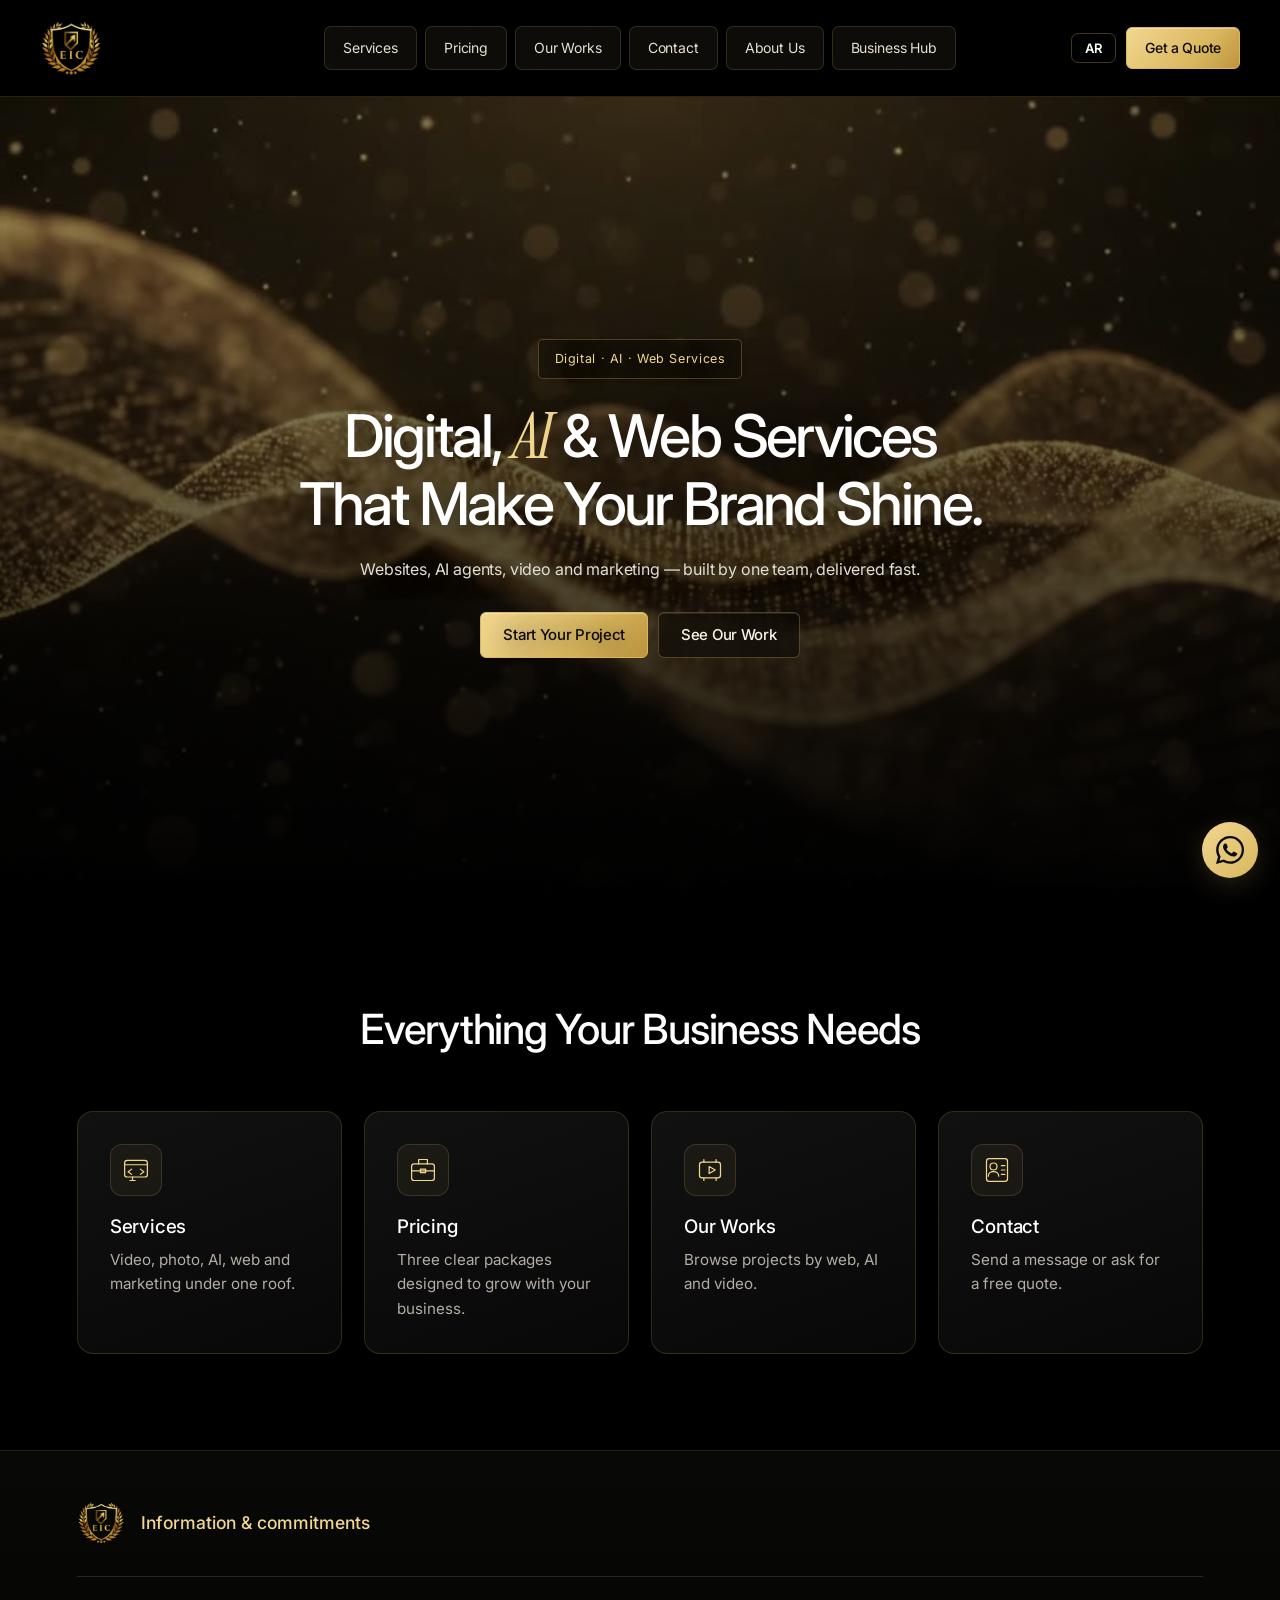
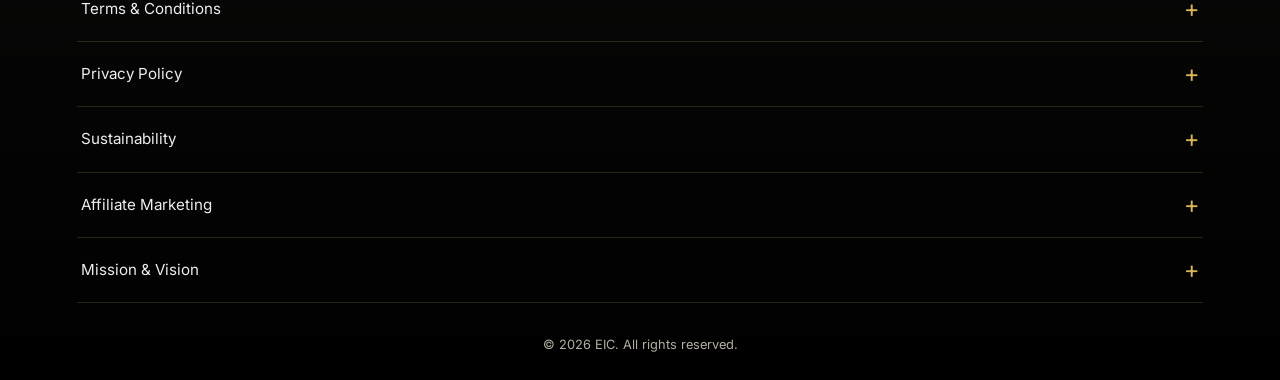
<file: index.html>
<!DOCTYPE html>
<html lang="en" dir="ltr">
<head>
<meta charset="UTF-8">
<meta name="viewport" content="width=device-width, initial-scale=1">
<title>Home — EIC Digital Services</title>
<meta name="description" content="EIC — digital, AI and web services agency.">
<link rel="icon" href="favicon.png">
<link rel="stylesheet" href="style.css">
<link rel="stylesheet" href="extensions.css">
</head>
<body style="background:#000;color:#fff" data-page="index">
<div class="grain"></div>
<div class="page">
<!-- ========== HEADER ========== -->
<header class="header">
  <a href="index.html" class="logo appear appear--scale" aria-label="EIC — Home"><img src="logo.png" alt="EIC logo"></a>
  <nav id="site-nav" aria-label="Primary">
    <a class="pill appear appear--scale" href="services.html" data-i18n="nav_services">Services</a>
    <a class="pill appear appear--scale" href="pricing.html" data-i18n="nav_pricing">Pricing</a>
    <a class="pill appear appear--scale" href="works.html" data-i18n="nav_works">Our Works</a>
    <a class="pill appear appear--scale" href="contact.html" data-i18n="nav_contact">Contact</a>
    <a class="pill appear appear--scale" href="about.html" data-i18n="nav_about">About Us</a>
    <a class="pill appear appear--scale" href="business-hub.html" data-i18n="nav_hub">Business Hub</a>
  </nav>
  <div class="header-cta">
    <button class="lang appear appear--scale" id="lang" aria-label="Language">AR</button>
    <button class="btn btn-solid appear appear--scale" id="quoteBtn" data-i18n="nav_quote">Get a Quote</button>
    <button class="burger" id="burger" aria-label="Open menu" aria-controls="site-nav" aria-expanded="false"><i></i><i></i><i></i></button>
  </div>
</header>

<!-- ========== HERO ========== -->
<main class="hero" id="top">
  <video class="hero-video" autoplay muted loop playsinline preload="auto" poster="hero-poster.jpg" aria-hidden="true"><source src="hero-video.mp4" type="video/mp4"></video>
  <div class="hero-shade" aria-hidden="true"></div>
  <div class="hero-copy">
    <span class="badge appear appear--pop" data-i18n="badge">Digital · AI · Web Services</span>
    <h1>
      <span class="headline-line appear appear--soft">Digital, <em>AI</em> &amp; Web Services</span><br>
      <span class="headline-line appear appear--soft">That Make Your Brand Shine.</span>
    </h1>
    <p class="lede appear appear--soft" data-i18n="hero_sub">Websites, AI agents, video and marketing — built by one team, delivered fast.</p>
    <div class="hero-actions">
      <a class="btn btn-solid btn-lg appear appear--btn" href="pricing.html" data-i18n="hero_cta">Start Your Project</a>
      <a class="btn btn-ghost btn-lg appear appear--side" href="works.html" data-i18n="hero_cta2">See Our Work</a>
    </div>
  </div>
</main>

<!-- ========== QUICK LINKS ========== -->
<section class="section" id="explore">
  <h2 class="title reveal" data-i18n="explore_title">Everything Your Business Needs</h2>
  <div class="grid services">
    <a class="card reveal" href="services.html"><div class="ico"><svg viewBox="0 0 32 32" fill="none" stroke="currentColor" stroke-width="1.4" stroke-linecap="round" stroke-linejoin="round" aria-hidden="true"><rect x="3" y="5" width="26" height="19" rx="3"/><path d="M3 10h26m-18 5-4 3 4 3m10-6 4 3-4 3m-6 7h-6m3-4v4"/></svg></div><h3 data-i18n="nav_services">Services</h3><p data-i18n="ex1">Video, photo, AI, web and marketing under one roof.</p></a>
    <a class="card reveal" href="pricing.html"><div class="ico"><svg viewBox="0 0 32 32" fill="none" stroke="currentColor" stroke-width="1.4" stroke-linecap="round" stroke-linejoin="round" aria-hidden="true"><rect x="3" y="9" width="26" height="19" rx="3"/><path d="M11 9V4h10v5M3 17h26m-16-2h6v4h-6z"/></svg></div><h3 data-i18n="nav_pricing">Pricing</h3><p data-i18n="ex2">Three clear packages designed to grow with your business.</p></a>
    <a class="card reveal" href="works.html"><div class="ico"><svg viewBox="0 0 32 32" fill="none" stroke="currentColor" stroke-width="1.4" stroke-linecap="round" stroke-linejoin="round" aria-hidden="true"><rect x="4" y="7" width="24" height="18" rx="3"/><path d="m15 12 7 4-7 4zM9 7V4m14 3V4M9 25v3m14-3v3"/></svg></div><h3 data-i18n="nav_works">Our Works</h3><p data-i18n="ex3">Browse projects by web, AI and video.</p></a>
    <a class="card reveal" href="contact.html"><div class="ico"><svg viewBox="0 0 32 32" fill="none" stroke="currentColor" stroke-width="1.4" stroke-linecap="round" stroke-linejoin="round" aria-hidden="true"><rect x="4" y="3" width="24" height="26" rx="3"/><circle cx="12" cy="12" r="4"/><path d="M6 23c0-7 12-7 12 0m3-12h4m-4 5h4m-4 5h4"/></svg></div><h3 data-i18n="nav_contact">Contact</h3><p data-i18n="ex4">Send a message or ask for a free quote.</p></a>
  </div>
</section>

<footer class="footer eic-footer"><div class="footer-heading"><img src="logo.png" alt="EIC Portal" width="48" height="48"><h2 class=""><span class="lang-en">Information &amp; commitments</span><span class="lang-ar">معلوماتنا والتزاماتنا</span></h2></div><div class="footer-accordions"><details id="footer-terms"><summary><span class=""><span class="lang-en">Terms &amp; Conditions</span><span class="lang-ar">شروط وأحكام</span></span></summary><div class="footer-content"><p class=""><span class="lang-en">Welcome to EIC PORTAL . These Terms &amp; Conditions set out the rules and guidelines for using our services and platform. By using our services, you agree to comply with these terms. Please read them carefully.</span><span class="lang-ar">مرحباً بك في EIC PORTAL. تحدد هذه الشروط قواعد استخدام منصتنا وخدماتنا. استخدام خدماتنا يعني موافقتك عليها؛ يرجى قراءتها بعناية.</span></p><h3 class=""><span class="lang-en">1. Acceptance of Terms</span><span class="lang-ar">1. قبول الشروط</span></h3><p class=""><span class="lang-en">By using the EIC PORTAL website or any of our services, you acknowledge that you have read, understood, and agree to be bound by these Terms &amp; Conditions. If you do not agree with any part of these terms, please do not use our services. We reserve the right to update or modify these terms at any time without prior notice. Your continued use of the services after any changes constitutes your acceptance of the modified terms.</span><span class="lang-ar">باستخدام موقع EIC PORTAL أو خدماته، تقر بأنك قرأت هذه الشروط وفهمتها ووافقت عليها. إن لم توافق على أي جزء منها، يرجى عدم استخدام خدماتنا. نحتفظ بحق تحديث الشروط أو تعديلها دون إشعار مسبق، ويعتبر استمرار الاستخدام قبولاً بالشروط المعدلة.</span></p><h3 class=""><span class="lang-en">2. Services</span><span class="lang-ar">2. الخدمات</span></h3><p class=""><span class="lang-en">EIC PORTAL provides a range of digital services including, but not limited to: Website and landing page development AI agents and automation Video production and photography AI-generated images and videos Digital marketing and advertising campaign management Digital and strategic consulting We reserve the right to modify or discontinue any service at any time without prior notice.</span><span class="lang-ar">نقدم تطوير المواقع وصفحات الهبوط، ووكلاء الذكاء الاصطناعي والأتمتة، وإنتاج الفيديو والتصوير، والصور والفيديوهات بالذكاء الاصطناعي، والتسويق الرقمي وإدارة الحملات والاستشارات الرقمية والاستراتيجية. نحتفظ بحق تعديل أي خدمة أو إيقافها دون إشعار مسبق.</span></p><h3 class=""><span class="lang-en">3. Client Responsibilities</span><span class="lang-ar">3. مسؤوليات العميل</span></h3><p class=""><span class="lang-en">The client agrees to: Provide accurate and complete information when requesting services Adhere to agreed deadlines for content delivery or approvals Not use our services for any illegal or harmful purposes Respect the intellectual property rights of EIC PORTAL and all third parties Maintain the confidentiality of any sensitive information exchanged</span><span class="lang-ar">يلتزم العميل بتقديم معلومات دقيقة وكاملة، واحترام المواعيد المتفق عليها لتسليم المحتوى والموافقات، وعدم استخدام خدماتنا لأغراض غير قانونية أو ضارة، واحترام حقوق الملكية الفكرية لنا وللغير، والمحافظة على سرية المعلومات الحساسة المتبادلة.</span></p><h3 class=""><span class="lang-en">4. Pricing &amp; Payment</span><span class="lang-ar">4. الأسعار والدفع</span></h3><p class=""><span class="lang-en">All prices listed on our website are in UAE Dirhams (AED) and are subject to change without prior notice. The final cost is agreed upon before work begins. A down payment is required before project commencement (percentage depends on project size) Invoices are issued periodically for monthly services In case of late payment, we reserve the right to temporarily suspend services All payments are non-refundable except in cases agreed upon in writing</span><span class="lang-ar">الأسعار بالدرهم الإماراتي وقابلة للتغيير دون إشعار مسبق، وتحدد التكلفة النهائية قبل بدء العمل. يلزم دفع مقدم تتحدد نسبته بحسب حجم المشروع، وتصدر فواتير دورية للخدمات الشهرية. قد نوقف الخدمات مؤقتاً عند تأخر الدفع. المدفوعات غير قابلة للاسترداد إلا في الحالات المتفق عليها كتابياً.</span></p><h3 class=""><span class="lang-en">5. Intellectual Property</span><span class="lang-ar">5. الملكية الفكرية</span></h3><p class=""><span class="lang-en">All content, materials, designs, logos, and software on the EIC PORTAL website are the exclusive property of us or our licensors, protected under copyright and trademark laws. No part of these materials may be copied, modified, distributed, or used without our prior written permission. Upon project completion and full payment, intellectual property rights of the final product transfer to the client, unless otherwise stated in the contract.</span><span class="lang-ar">محتوى الموقع وتصاميمه وشعاراته وبرمجياته ملك لنا أو للجهات المرخصة لنا، وتحميه قوانين حقوق النشر والعلامات التجارية. لا يجوز نسخه أو تعديله أو توزيعه أو استخدامه دون إذن كتابي مسبق. تنتقل حقوق المنتج النهائي للعميل بعد إتمام المشروع وسداد كامل المبلغ، ما لم ينص العقد على خلاف ذلك.</span></p><h3 class=""><span class="lang-en">6. Privacy &amp; Data Protection</span><span class="lang-ar">6. الخصوصية وحماية البيانات</span></h3><p class=""><span class="lang-en">We take your privacy seriously. We are committed to protecting your personal data in accordance with best practices and applicable laws in the United Arab Emirates. We collect only the data necessary to provide our services We do not share your data with third parties without your consent We use advanced security measures to protect your information You can request deletion of your data at any time</span><span class="lang-ar">نلتزم بحماية بياناتك وفق أفضل الممارسات والقوانين المعمول بها في الإمارات العربية المتحدة. نجمع البيانات الضرورية لتقديم الخدمات فقط، ولا نشاركها مع أطراف ثالثة دون موافقتك، ونستخدم وسائل أمنية متقدمة لحمايتها. يمكنك طلب حذف بياناتك في أي وقت.</span></p><h3 class=""><span class="lang-en">7. Limitation of Liability</span><span class="lang-ar">7. حدود المسؤولية</span></h3><p class=""><span class="lang-en">EIC PORTAL makes every effort to provide high-quality services. However, we are not liable for: Any indirect or consequential losses resulting from the use of our services Service interruptions due to factors beyond our control (force majeure, technical failures, etc.) Third-party content or services linked to our website Client misuse of the services or products provided</span><span class="lang-ar">نبذل كل جهد لتقديم خدمات عالية الجودة، لكننا لا نتحمل مسؤولية الخسائر غير المباشرة أو التبعية، أو انقطاع الخدمات بسبب عوامل خارج سيطرتنا مثل القوة القاهرة والأعطال التقنية، أو محتوى وخدمات الأطراف الثالثة المرتبطة بالموقع، أو سوء استخدام العميل للخدمات والمنتجات.</span></p><h3 class=""><span class="lang-en">8. Governing Law</span><span class="lang-ar">8. القانون المعمول به</span></h3><p class=""><span class="lang-en">These Terms &amp; Conditions are governed by and construed in accordance with the laws of the United Arab Emirates. Any dispute arising out of or in connection with these terms shall be subject to the exclusive jurisdiction of the competent courts in the United Arab Emirates.</span><span class="lang-ar">تخضع هذه الشروط لقوانين دولة الإمارات العربية المتحدة، وتختص المحاكم الإماراتية المختصة حصرياً بالنزاعات الناشئة عنها أو المرتبطة بها.</span></p><h3 class=""><span class="lang-en">9. Contact Us</span><span class="lang-ar">9. تواصل معنا</span></h3><p class=""><span class="lang-en">If you have any questions or inquiries about these Terms &amp; Conditions, you can contact us through the Contact Us page on our website.</span><span class="lang-ar">لأي سؤال يتعلق بالشروط والأحكام، تواصل معنا من خلال صفحة Contact Us على الموقع.</span></p><p class="policy-note"><span class="lang-en">Note: By using EIC PORTAL services, you acknowledge that you have read, understood, and agreed to all the terms and conditions outlined above. Last updated: January 2026.</span><span class="lang-ar">باستخدام خدمات EIC PORTAL، تقر بأنك قرأت هذه السياسة وفهمتها ووافقت عليها. آخر تحديث: يناير 2026.</span></p><a class="btn btn-ghost" href="contact.html"><span class=""><span class="lang-en">Contact Us</span><span class="lang-ar">تواصل معنا</span></span></a></div></details><details id="footer-privacy"><summary><span class=""><span class="lang-en">Privacy Policy</span><span class="lang-ar">سياسة الخصوصية</span></span></summary><div class="footer-content"><p class=""><span class="lang-en">At EIC PORTAL , we are committed to protecting your privacy and personal data. This policy explains how we collect, use, and protect your information when you use our services. Please read it carefully.</span><span class="lang-ar">نلتزم بحماية خصوصيتك وبياناتك الشخصية. توضح هذه السياسة كيفية جمع معلوماتك واستخدامها وحمايتها عند استخدام خدماتنا.</span></p><h3 class=""><span class="lang-en">1. Information We Collect</span><span class="lang-ar">1. المعلومات التي نجمعها</span></h3><p class=""><span class="lang-en">We may collect the following types of information: Personally Identifiable Information: Name, email, phone number, company name Usage Information: How you interact with our website and services, pages visited, time spent Technical Information: IP address, browser type, operating system, device type Project Information: Details of projects you request or collaborate with us on</span><span class="lang-ar">قد نجمع الاسم والبريد الإلكتروني ورقم الهاتف واسم الشركة؛ ومعلومات استخدام الموقع مثل الصفحات التي تزورها والوقت الذي تقضيه؛ ومعلومات تقنية مثل عنوان IP ونوع المتصفح ونظام التشغيل والجهاز؛ وتفاصيل المشاريع التي تطلبها أو تتعاون معنا عليها.</span></p><h3 class=""><span class="lang-en">2. How We Use Your Information</span><span class="lang-ar">2. استخدام المعلومات</span></h3><p class=""><span class="lang-en">We use the information we collect for the following purposes: Providing, improving, and customizing our services Communicating with you regarding projects and inquiries Sending updates and promotional offers (with your consent) Analyzing website usage to improve user experience Complying with legal and regulatory requirements Protecting our rights, property, and preventing fraud</span><span class="lang-ar">نستخدم المعلومات لتقديم خدماتنا وتحسينها وتخصيصها، والتواصل بشأن المشاريع والاستفسارات، وإرسال التحديثات والعروض بموافقتك، وتحليل الاستخدام لتحسين التجربة، والامتثال للمتطلبات القانونية والتنظيمية، وحماية حقوقنا وممتلكاتنا ومنع الاحتيال.</span></p><h3 class=""><span class="lang-en">3. Information Sharing</span><span class="lang-ar">3. مشاركة المعلومات</span></h3><p class=""><span class="lang-en">We do not sell or rent your personal information to third parties. We may share your information only in the following cases: Service Providers: With trusted partners who help us operate our business (e.g., hosting, analytics) Legal Compliance: If required by law or legal process Protecting Rights: To protect our rights, property, or the safety of our users With Your Consent: In any other case with your explicit consent</span><span class="lang-ar">لا نبيع بياناتك أو نؤجرها. قد نشاركها مع مقدمي خدمات موثوقين مثل الاستضافة والتحليلات، أو للامتثال للقانون والإجراءات القانونية، أو لحماية حقوقنا وممتلكاتنا وسلامة المستخدمين، أو بموافقتك الصريحة في الحالات الأخرى.</span></p><h3 class=""><span class="lang-en">4. Cookies</span><span class="lang-ar">4. ملفات تعريف الارتباط</span></h3><p class=""><span class="lang-en">We use cookies and similar technologies to enhance your experience on our website. These files help us: Remember your preferences and settings Understand how you use our website Provide more relevant content and ads Improve website performance and security You can control cookies through your browser settings. However, disabling them may affect your experience on the website.</span><span class="lang-ar">نستخدم ملفات تعريف الارتباط وتقنيات مشابهة لتذكر تفضيلاتك، وفهم استخدام الموقع، وتقديم محتوى وإعلانات أكثر ملاءمة، وتحسين الأداء والأمان. يمكنك التحكم بها من إعدادات المتصفح، لكن تعطيلها قد يؤثر على تجربتك.</span></p><h3 class=""><span class="lang-en">5. Data Security</span><span class="lang-ar">5. أمن البيانات</span></h3><p class=""><span class="lang-en">We take appropriate technical and administrative security measures to protect your personal information from unauthorized access, alteration, disclosure, or destruction. These measures include: Data encryption during transmission and storage Restricted access to personal information Periodic review of data collection and storage practices Training employees on data protection practices However, no method of transmission over the internet can be guaranteed 100% secure.</span><span class="lang-ar">نتخذ تدابير تقنية وإدارية لحماية المعلومات من الوصول أو التعديل أو الإفصاح أو الإتلاف غير المصرح به، تشمل التشفير أثناء النقل والتخزين، وتقييد الوصول، والمراجعة الدورية لممارسات جمع البيانات وتخزينها، وتدريب الموظفين. لا يمكن ضمان أمان النقل عبر الإنترنت بنسبة 100%.</span></p><h3 class=""><span class="lang-en">6. Your Rights</span><span class="lang-ar">6. حقوقك</span></h3><p class=""><span class="lang-en">You have the following rights regarding your personal information: Right to Access: Request a copy of the personal information we hold about you Right to Rectification: Request correction of any inaccurate or incomplete information Right to Erasure: Request deletion of your personal information under certain circumstances Right to Object: Object to the processing of your information for certain purposes Right to Data Portability: Request transfer of your information to another entity Right to Withdraw Consent: Withdraw your consent to data processing at any time To exercise any of these rights, please contact us through the Contact Us page.</span><span class="lang-ar">يمكنك طلب نسخة من معلوماتك، وتصحيح البيانات غير الدقيقة أو الناقصة، وحذفها في ظروف معينة، والاعتراض على معالجتها لأغراض معينة، وطلب نقلها إلى جهة أخرى، وسحب موافقتك على المعالجة في أي وقت. تواصل معنا عبر صفحة Contact Us لممارسة حقوقك.</span></p><h3 class=""><span class="lang-en">7. Children&#x27;s Privacy</span><span class="lang-ar">7. خصوصية الأطفال</span></h3><p class=""><span class="lang-en">Our services are not directed to children under 18. We do not knowingly collect personal information from children. If we discover that we have collected information from a child without parental consent, we will take steps to delete this information.</span><span class="lang-ar">خدماتنا غير موجهة لمن هم دون 18 عاماً، ولا نجمع بيانات الأطفال عمداً. إذا اكتشفنا جمع بيانات طفل دون موافقة ولي أمره، سنتخذ خطوات لحذفها.</span></p><h3 class=""><span class="lang-en">8. Updates to This Policy</span><span class="lang-ar">8. تحديث السياسة</span></h3><p class=""><span class="lang-en">We may update this Privacy Policy from time to time to reflect changes in our practices or for operational, legal, or regulatory reasons. We will post the updated version on this page with a &quot;Last Updated&quot; date. We encourage you to review this policy periodically to stay informed about how we protect your information.</span><span class="lang-ar">قد نحدث السياسة لتعكس ممارساتنا أو لأسباب تشغيلية أو قانونية أو تنظيمية. ننشر النسخة المحدثة مع تاريخ آخر تحديث، وننصح بمراجعتها دورياً لمعرفة كيفية حماية معلوماتك.</span></p><h3 class=""><span class="lang-en">9. Contact Us</span><span class="lang-ar">9. تواصل معنا</span></h3><p class=""><span class="lang-en">If you have any questions or inquiries about this Privacy Policy or our data practices, you can contact us through the Contact Us page on our website.</span><span class="lang-ar">لأي سؤال عن هذه السياسة أو ممارسات البيانات، تواصل معنا من خلال صفحة Contact Us.</span></p><p class="policy-note"><span class="lang-en">Note: By using EIC PORTAL services, you acknowledge that you have read, understood, and agreed to this Privacy Policy. Last updated: January 2026.</span><span class="lang-ar">باستخدام خدمات EIC PORTAL، تقر بأنك قرأت هذه السياسة وفهمتها ووافقت عليها. آخر تحديث: يناير 2026.</span></p><a class="btn btn-ghost" href="contact.html"><span class=""><span class="lang-en">Contact Us</span><span class="lang-ar">تواصل معنا</span></span></a></div></details><details id="footer-sustainability"><summary><span class=""><span class="lang-en">Sustainability</span><span class="lang-ar">الاستدامة</span></span></summary><div class="footer-content"><p class=""><span class="lang-en">At EIC PORTAL , we believe business success isn&#x27;t measured by profits alone, but by the positive impact we leave on our planet and community. We are committed to integrating sustainability principles into everything we do — from reducing the carbon footprint of our digital operations to supporting community and environmental initiatives.</span><span class="lang-ar">في EIC PORTAL، لا نقيس النجاح بالأرباح وحدها، بل بالأثر الإيجابي الذي نتركه على كوكبنا ومجتمعنا. ندمج الاستدامة في أعمالنا، من تقليل البصمة الكربونية للعمليات الرقمية إلى دعم المبادرات البيئية والمجتمعية.</span></p><div class="eic-grid"><article class="eic-card"><h3 class=""><span class="lang-en">Environmental Sustainability</span><span class="lang-ar">الاستدامة البيئية</span></h3><p class=""><span class="lang-en">We reduce our environmental impact by optimizing energy efficiency in our servers, promoting remote digital work, and supporting reforestation projects.</span><span class="lang-ar">نقلل أثرنا البيئي بتحسين كفاءة الطاقة في خوادمنا، وتشجيع العمل الرقمي عن بعد، ودعم مشاريع إعادة التشجير.</span></p></article><article class="eic-card"><h3 class=""><span class="lang-en">Social Responsibility</span><span class="lang-ar">المسؤولية الاجتماعية</span></h3><p class=""><span class="lang-en">We believe a strong community is the foundation of successful business. We support educational initiatives and empower youth in technology and creativity.</span><span class="lang-ar">نؤمن بأن المجتمع القوي أساس الأعمال الناجحة. ندعم المبادرات التعليمية وتمكين الشباب في التكنولوجيا والإبداع.</span></p></article><article class="eic-card"><h3 class=""><span class="lang-en">Governance &amp; Ethics</span><span class="lang-ar">الحوكمة والأخلاقيات</span></h3><p class=""><span class="lang-en">We adhere to the highest standards of transparency and integrity in our dealings, applying ethical and fair business practices with our clients, partners, and team.</span><span class="lang-ar">نلتزم بأعلى معايير الشفافية والنزاهة، ونطبق ممارسات عادلة وأخلاقية مع العملاء والشركاء والفريق.</span></p></article><article class="eic-card"><h3 class=""><span class="lang-en">Eco-Friendly Digitalization</span><span class="lang-ar">التحول الرقمي الصديق للبيئة</span></h3><p class=""><span class="lang-en">We rely on energy-efficient cloud solutions and encourage our clients to go digital to reduce paper and natural resource usage.</span><span class="lang-ar">نعتمد حلولاً سحابية موفرة للطاقة، ونشجع العملاء على التحول الرقمي لتقليل استهلاك الورق والموارد الطبيعية.</span></p></article><article class="eic-card"><h3 class=""><span class="lang-en">Community Initiatives</span><span class="lang-ar">المبادرات المجتمعية</span></h3><p class=""><span class="lang-en">We allocate a portion of our profits to support educational and charitable projects, and encourage our team to volunteer in local initiatives.</span><span class="lang-ar">نخصص جزءاً من أرباحنا لدعم المشاريع التعليمية والخيرية، ونشجع فريقنا على التطوع في المبادرات المحلية.</span></p></article><article class="eic-card"><h3 class=""><span class="lang-en">Reducing Digital Waste</span><span class="lang-ar">تقليل الهدر الرقمي</span></h3><p class=""><span class="lang-en">We optimize our digital projects to reduce data and energy consumption, supporting responsible storage practices.</span><span class="lang-ar">نحسن مشاريعنا لتقليل استهلاك البيانات والطاقة، وندعم ممارسات التخزين المسؤولة.</span></p></article><article class="eic-card"><h3 class=""><span class="lang-en">Green Partnerships</span><span class="lang-ar">الشراكات الخضراء</span></h3><p class=""><span class="lang-en">We collaborate with service providers and vendors who share our environmental and social values to amplify positive impact.</span><span class="lang-ar">نتعاون مع مقدمي الخدمات والموردين الذين يشاركوننا قيمنا البيئية والاجتماعية لتعزيز الأثر الإيجابي.</span></p></article></div><div class="eic-stats"><div><strong>100%</strong><span><span class="lang-en">Digital Operations</span><span class="lang-ar">عمليات رقمية</span></span></div><div><strong>0</strong><span><span class="lang-en">Paper Waste</span><span class="lang-ar">هدر ورقي</span></span></div><div><strong>5+</strong><span><span class="lang-en">Community Initiatives</span><span class="lang-ar">مبادرات مجتمعية</span></span></div><div><strong>24/7</strong><span><span class="lang-en">Sustainability Commitment</span><span class="lang-ar">التزام بالاستدامة</span></span></div></div><h3 class=""><span class="lang-en">Our Commitments</span><span class="lang-ar">التزاماتنا</span></h3><p class=""><span class="lang-en">At EIC PORTAL , we recognize that the technology sector consumes significant resources, and we take responsibility for reducing this impact. We continuously improve the efficiency of our digital operations and encourage our clients and partners to adopt sustainable practices. Our 2026 Goal — Achieve carbon neutrality across all our digital operations and contribute to planting 1,000 trees through environmental partnership initiatives. We believe sustainability is a collective journey and invite our clients and partners to join us in building a more conscious and responsible future. Every digital project we deliver is an opportunity to reduce environmental impact and increase positive social impact.</span><span class="lang-ar">ندرك أن قطاع التكنولوجيا يستهلك موارد كبيرة، ونتحمل مسؤولية تقليل هذا الأثر. نحسن كفاءة عملياتنا باستمرار، ونشجع العملاء والشركاء على تبني ممارسات مستدامة. هدفنا لعام 2026: الوصول إلى الحياد الكربوني في عملياتنا الرقمية والمساهمة في زراعة 1,000 شجرة عبر شراكات بيئية. الاستدامة رحلة جماعية، وندعوكم للمشاركة في بناء مستقبل أكثر وعياً ومسؤولية؛ فكل مشروع فرصة لتقليل الأثر البيئي وتعزيز الأثر الاجتماعي.</span></p></div></details><details id="footer-affiliate"><summary><span class=""><span class="lang-en">Affiliate Marketing</span><span class="lang-ar">التسويق بالعمولة</span></span></summary><div class="footer-content"><h3 class=""><span class="lang-en">Affiliate Marketing</span><span class="lang-ar">التسويق بالعمولة</span></h3><p class=""><span class="lang-en">Introduce businesses to EIC PORTAL and explore a referral partnership with our team. Tell us about your audience and the services you would like to promote.</span><span class="lang-ar">عرّف الشركات على EIC PORTAL وتواصل مع فريقنا لبحث شراكة إحالة. أخبرنا عن جمهورك والخدمات التي ترغب بالترويج لها.</span></p><p class=""><span class="lang-en">Commission rates, eligibility, attribution and payment terms are agreed in writing before participation. Contact us to discuss the details and apply.</span><span class="lang-ar">يتم الاتفاق كتابياً على نسبة العمولة وشروط المشاركة واحتساب الإحالات وطريقة الدفع قبل الانضمام. تواصل معنا لمناقشة التفاصيل والتقديم.</span></p><a class="btn btn-solid" href="contact.html"><span class=""><span class="lang-en">Become a Partner</span><span class="lang-ar">قدّم كشريك</span></span></a></div></details><details id="footer-mission"><summary><span class=""><span class="lang-en">Mission &amp; Vision</span><span class="lang-ar">الرسالة والرؤية</span></span></summary><div class="footer-content"><p class=""><span class="lang-en">At EIC PORTAL , we don&#x27;t just provide digital services — we create exceptional experiences that make a real difference. Our vision and mission are the compass guiding every decision we make and every project we deliver.</span><span class="lang-ar">لا نقدم خدمات رقمية فقط، بل نصنع تجارب استثنائية تُحدث فرقاً حقيقياً. رؤيتنا ورسالتنا توجهان كل قرار ومشروع.</span></p><div class="eic-grid"><article class="eic-card"><h3 class=""><span class="lang-en">Our Vision</span><span class="lang-ar">رؤيتنا</span></h3><p class=""><span class="lang-en">To be the first digital partner for ambitious brands in the Middle East, setting a new standard for creativity and quality in the digital services world.</span><span class="lang-ar">أن نكون الشريك الرقمي الأول للعلامات الطموحة في الشرق الأوسط، وأن نضع معياراً جديداً للإبداع والجودة.</span></p></article><article class="eic-card"><h3 class=""><span class="lang-en">Our Mission</span><span class="lang-ar">رسالتنا</span></h3><p class=""><span class="lang-en">To empower our clients to grow and excel through innovative digital solutions tailored to them, delivered fast and with high professionalism, focusing on tangible and measurable results.</span><span class="lang-ar">تمكين عملائنا من النمو والتميز عبر حلول مبتكرة ومخصصة، بسرعة واحترافية عالية ونتائج ملموسة وقابلة للقياس.</span></p></article></div><h3 class=""><span class="lang-en">Our Vision in Action</span><span class="lang-ar">رؤيتنا في العمل</span></h3><ul><li class=""><span class="lang-en">Leading digital innovation in the region</span><span class="lang-ar">قيادة الابتكار الرقمي في المنطقة</span></li><li class=""><span class="lang-en">Building an integrated digital ecosystem serving all sectors</span><span class="lang-ar">بناء منظومة رقمية متكاملة تخدم جميع القطاعات</span></li><li class=""><span class="lang-en">Delivering a new generation of smart and innovative solutions</span><span class="lang-ar">تقديم جيل جديد من الحلول الذكية والمبتكرة</span></li><li class=""><span class="lang-en">Being the first choice for every client seeking excellence</span><span class="lang-ar">أن نكون الخيار الأول لكل عميل يبحث عن التميز</span></li></ul><h3 class=""><span class="lang-en">Our Mission in Action</span><span class="lang-ar">رسالتنا في العمل</span></h3><ul><li class=""><span class="lang-en">Providing customized solutions that meet each client&#x27;s needs</span><span class="lang-ar">تقديم حلول مخصصة لاحتياجات كل عميل</span></li><li class=""><span class="lang-en">Commitment to the highest standards of quality and speed of delivery</span><span class="lang-ar">الالتزام بأعلى معايير الجودة وسرعة التسليم</span></li><li class=""><span class="lang-en">Building long-term relationships based on trust and transparency</span><span class="lang-ar">بناء علاقات طويلة الأمد قائمة على الثقة والشفافية</span></li><li class=""><span class="lang-en">Keeping pace with the latest technologies to deliver the best solutions</span><span class="lang-ar">مواكبة أحدث التقنيات لتقديم أفضل الحلول</span></li></ul><h3 class=""><span class="lang-en">Our Core Values</span><span class="lang-ar">قيمنا الأساسية</span></h3><div class="eic-grid"><article class="eic-card"><h3 class=""><span class="lang-en">Creativity</span><span class="lang-ar">الإبداع</span></h3><p class=""><span class="lang-en">We innovate unconventional solutions that exceed expectations.</span><span class="lang-ar">نبتكر حلولاً غير تقليدية تتجاوز التوقعات.</span></p></article><article class="eic-card"><h3 class=""><span class="lang-en">Transparency</span><span class="lang-ar">الشفافية</span></h3><p class=""><span class="lang-en">We believe in clarity and honesty in all our dealings.</span><span class="lang-ar">نؤمن بالوضوح والصدق في جميع تعاملاتنا.</span></p></article><article class="eic-card"><h3 class=""><span class="lang-en">Commitment</span><span class="lang-ar">الالتزام</span></h3><p class=""><span class="lang-en">We keep our promises and deliver on time.</span><span class="lang-ar">نفي بوعودنا ونسلم في الوقت المحدد.</span></p></article><article class="eic-card"><h3 class=""><span class="lang-en">Excellence</span><span class="lang-ar">التميز</span></h3><p class=""><span class="lang-en">We strive for perfection in every detail, no matter how small.</span><span class="lang-ar">نسعى للإتقان في كل تفصيل مهما كان صغيراً.</span></p></article></div><h3 class=""><span class="lang-en">Our Commitment to You</span><span class="lang-ar">التزامنا تجاهك</span></h3><p class=""><span class="lang-en">At EIC PORTAL , we promise to always be at the forefront of innovation, working with passion and integrity to achieve your goals. Your success is our success, and your growth is our motivation. We are committed to giving our best in every project and to being true partners in your journey toward excellence.</span><span class="lang-ar">نعدك بالعمل في مقدمة الابتكار بشغف ونزاهة لتحقيق أهدافك. نجاحك نجاحنا، ونموك حافزنا. نقدم أفضل ما لدينا في كل مشروع ونكون شركاء حقيقيين في رحلتك نحو التميز.</span></p><p class=""><span class="lang-en">Our vision drives us forward, our mission defines our path, and our values ensure we stay on the right track — always and forever.</span><span class="lang-ar">رؤيتنا تدفعنا للأمام، ورسالتنا تحدد طريقنا، وقيمنا تحافظ على المسار الصحيح دائماً.</span></p></div></details></div><p class="footer-copyright">© <span id="yr"></span> EIC. <span data-i18n="rights">All rights reserved.</span></p></footer>

<!-- Floating WhatsApp -->
<a class="wa" id="wa" href="https://wa.me/971551934540" target="_blank" rel="noopener" aria-label="WhatsApp">
  <svg viewBox="0 0 24 24" width="28" height="28" fill="currentColor" aria-hidden="true"><path d="M20.52 3.48A11.91 11.91 0 0 0 12.05 0C5.47 0 .12 5.35.12 11.93c0 2.1.55 4.15 1.6 5.96L0 24l6.26-1.64a11.9 11.9 0 0 0 5.79 1.48h.01C18.63 23.84 24 18.49 24 11.91a11.87 11.87 0 0 0-3.48-8.43ZM12.06 21.82a9.87 9.87 0 0 1-5.03-1.38l-.36-.22-3.72.98.99-3.63-.24-.37a9.88 9.88 0 0 1-1.52-5.27c0-5.47 4.46-9.93 9.94-9.93a9.87 9.87 0 0 1 7.02 2.91 9.87 9.87 0 0 1 2.9 7.02c0 5.47-4.46 9.89-9.98 9.89Zm5.45-7.43c-.3-.15-1.76-.87-2.03-.97-.27-.1-.47-.15-.67.15-.2.3-.77.97-.94 1.17-.17.2-.35.22-.65.07-.3-.15-1.26-.46-2.4-1.48-.89-.79-1.49-1.76-1.67-2.06-.17-.3-.02-.46.13-.61.14-.13.3-.35.45-.52.15-.18.2-.3.3-.5.1-.2.05-.37-.02-.52-.08-.15-.67-1.62-.92-2.22-.24-.58-.49-.5-.67-.51H7.85c-.2 0-.52.07-.79.37-.27.3-1.04 1.02-1.04 2.49s1.07 2.89 1.22 3.09c.15.2 2.1 3.2 5.1 4.49.71.31 1.27.49 1.71.62.72.23 1.37.2 1.89.12.58-.09 1.76-.72 2.01-1.42.25-.69.25-1.29.18-1.42-.08-.12-.27-.2-.57-.34Z"/></svg>
</a>

<!-- ========== QUOTE MODAL ========== -->
<div class="modal" id="modal" aria-hidden="true">
  <div class="modal-box" role="dialog" aria-modal="true" aria-labelledby="mt">
    <button class="close" id="closeModal" aria-label="Close">&times;</button>
    <h3 id="mt" data-i18n="modal_title">Get a Free Quote</h3>
    <p data-i18n="modal_sub">Tell us what you need. We reply within 24 hours.</p>
    <form id="quoteForm" novalidate>
      <div class="field"><input id="qn" name="name" placeholder=" " required><label for="qn" data-i18n="l_name">Name</label></div>
      <div class="field"><input id="qe" name="email" type="email" placeholder=" " required><label for="qe" data-i18n="l_email">Email</label></div>
      <div class="field"><textarea id="qm" name="message" rows="3" placeholder=" " required></textarea><label for="qm" data-i18n="l_project">Your project</label></div>
      <button class="btn btn-solid" type="submit" data-i18n="modal_send">Request Quote</button>
      <p class="form-hint" data-i18n="form_hint"></p><p class="note" id="quoteNote" role="status"></p>
    </form>
  </div>
</div>

</div><!-- /.page -->
<script src="config.js"></script>
<script src="script.js"></script>
</body>
</html>
</file>
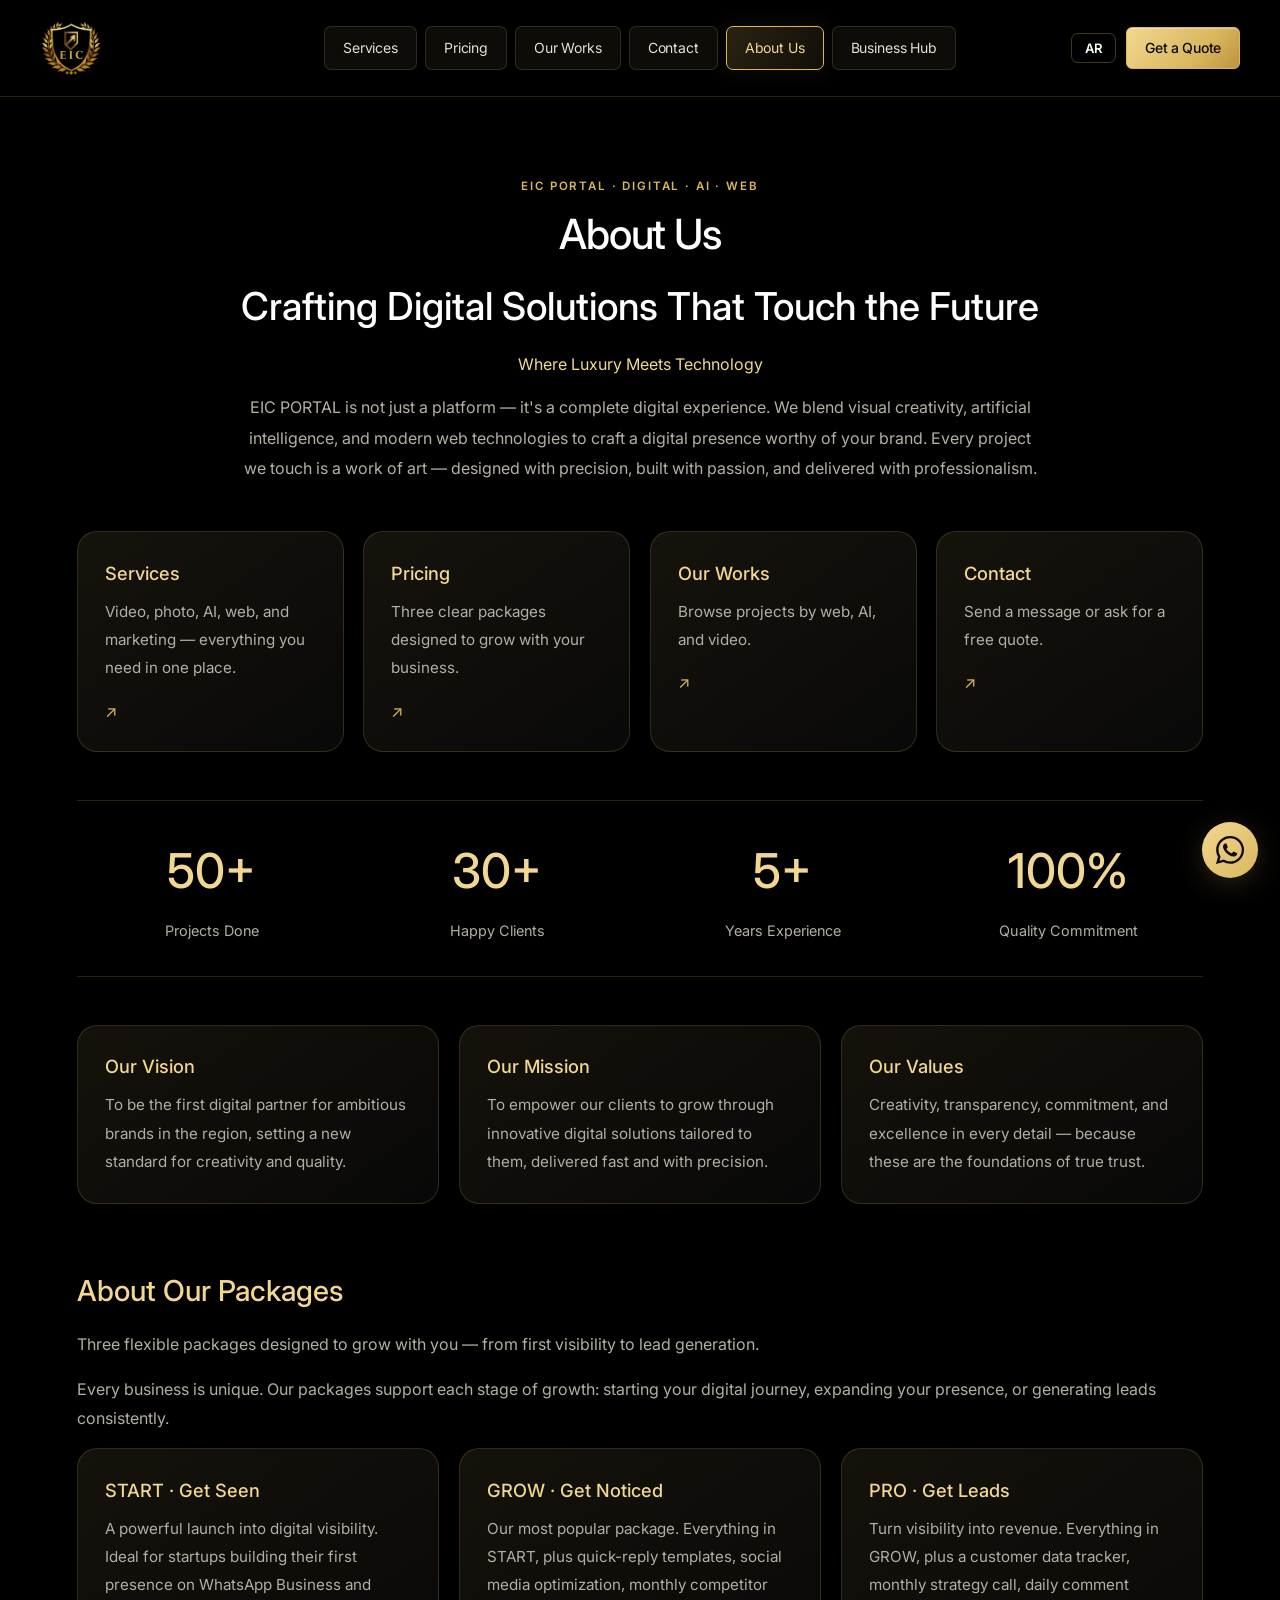
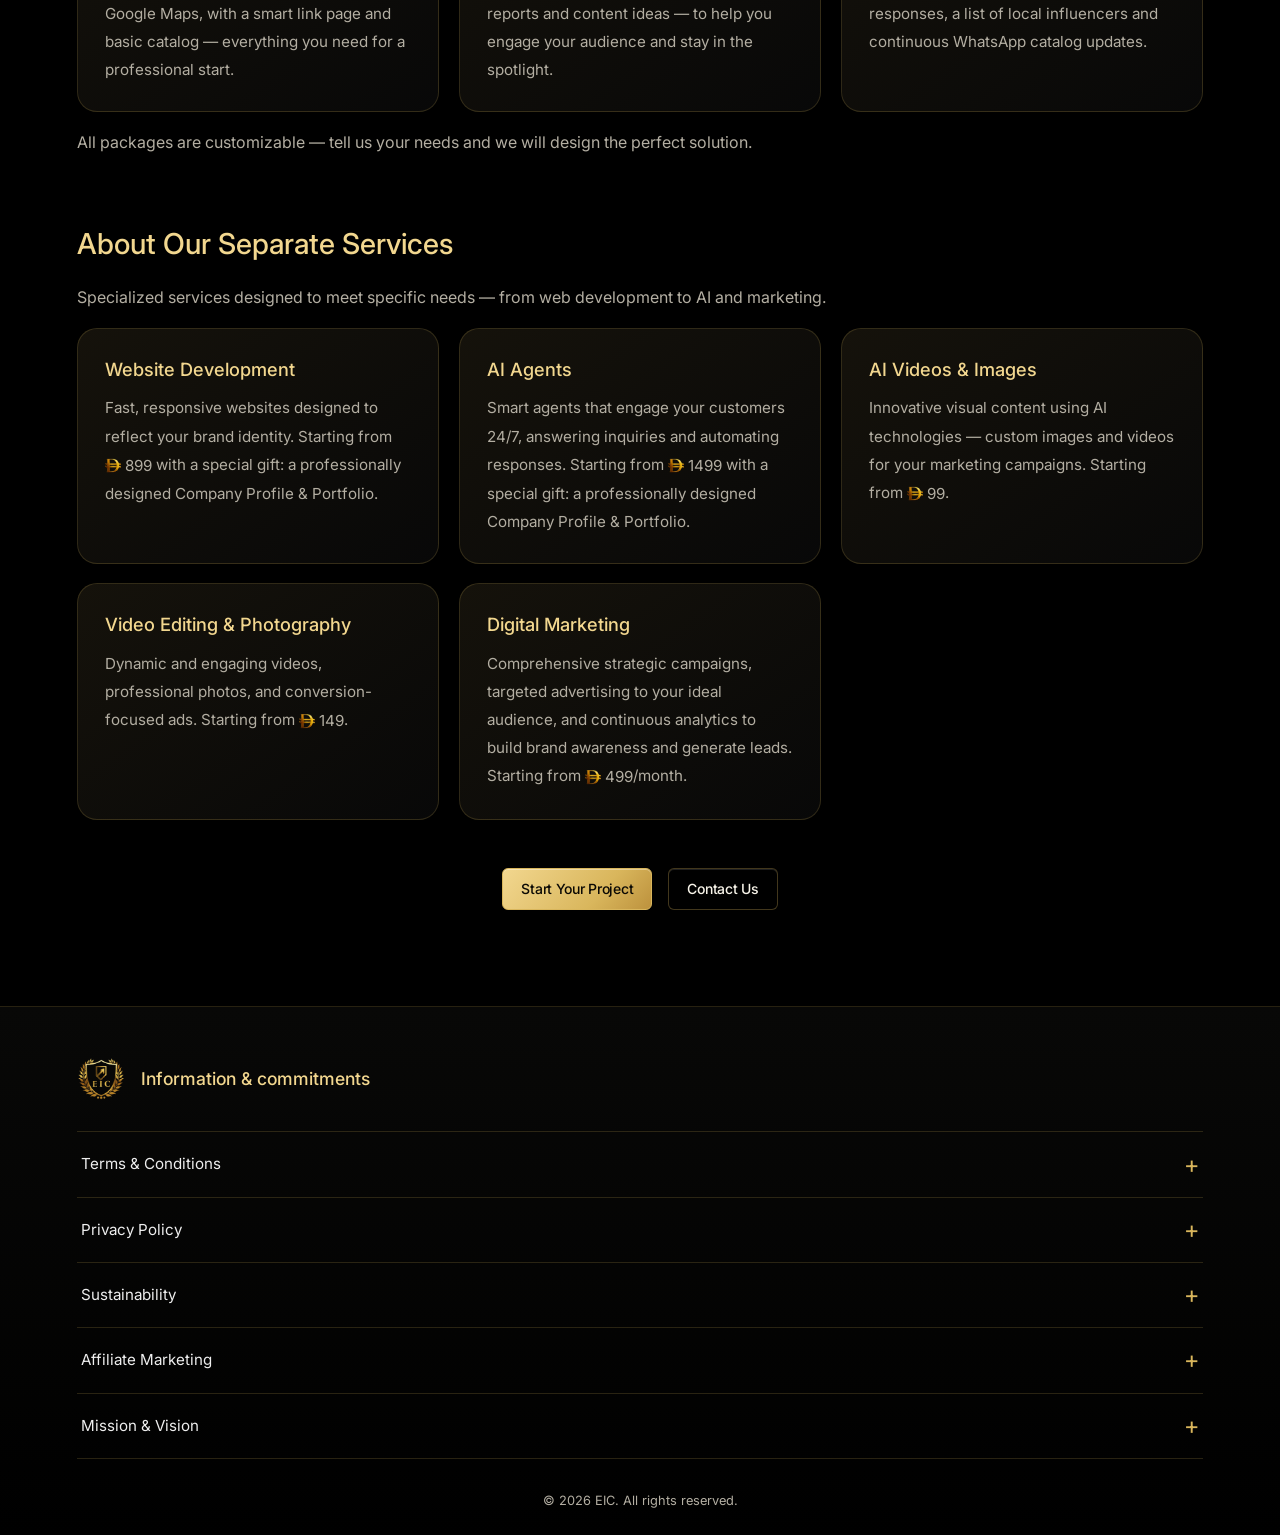
<file: about.html>
<!DOCTYPE html>
<html lang="en" dir="ltr">
<head>
<meta charset="UTF-8">
<meta name="viewport" content="width=device-width, initial-scale=1">
<title>About Us — EIC Portal</title>
<meta name="description" content="EIC — digital, AI and web services agency.">
<link rel="icon" href="favicon.png">
<link rel="stylesheet" href="style.css">
<link rel="stylesheet" href="extensions.css">
</head>
<body style="background:#000;color:#fff" data-page="about">
<div class="grain"></div>
<div class="page">
<!-- ========== HEADER ========== -->
<header class="header">
  <a href="index.html" class="logo appear appear--scale" aria-label="EIC — Home"><img src="logo.png" alt="EIC logo"></a>
  <nav id="site-nav" aria-label="Primary">
    <a class="pill appear appear--scale" href="services.html" data-i18n="nav_services">Services</a>
    <a class="pill appear appear--scale" href="pricing.html" data-i18n="nav_pricing">Pricing</a>
    <a class="pill appear appear--scale" href="works.html" data-i18n="nav_works">Our Works</a>
    <a class="pill appear appear--scale" href="contact.html" data-i18n="nav_contact">Contact</a>
    <a class="pill appear appear--scale current" href="about.html" data-i18n="nav_about">About Us</a>
    <a class="pill appear appear--scale" href="business-hub.html" data-i18n="nav_hub">Business Hub</a>
  </nav>
  <div class="header-cta">
    <button class="lang appear appear--scale" id="lang" aria-label="Language">AR</button>
    <button class="btn btn-solid appear appear--scale" id="quoteBtn" data-i18n="nav_quote">Get a Quote</button>
    <button class="burger" id="burger" aria-label="Open menu" aria-controls="site-nav" aria-expanded="false"><i></i><i></i><i></i></button>
  </div>
</header>

<main><section class="section page-top eic-about"><div class="eic-intro"><span class="eyebrow">EIC PORTAL · DIGITAL · AI · WEB</span><h1 class="title"><span class="lang-en">About Us</span><span class="lang-ar">من نحن</span></h1><h2 class=""><span class="lang-en">Crafting Digital Solutions That Touch the Future</span><span class="lang-ar">نصنع حلولاً رقمية تلامس المستقبل</span></h2><p class="eic-tagline"><span class="lang-en">Where Luxury Meets Technology</span><span class="lang-ar">حيث تلتقي الفخامة بالتكنولوجيا</span></p><p class=""><span class="lang-en">EIC PORTAL is not just a platform — it&#x27;s a complete digital experience. We blend visual creativity, artificial intelligence, and modern web technologies to craft a digital presence worthy of your brand. Every project we touch is a work of art — designed with precision, built with passion, and delivered with professionalism.</span><span class="lang-ar">EIC PORTAL تجربة رقمية متكاملة تجمع الإبداع البصري والذكاء الاصطناعي وتقنيات الويب الحديثة لصناعة حضور رقمي يليق بعلامتك. كل مشروع نصممه بدقة، ونبنيه بشغف، ونسلمه باحترافية.</span></p></div><div class="eic-grid eic-quick-links"><a class="eic-card" href="services.html"><h3 class=""><span class="lang-en">Services</span><span class="lang-ar">خدماتنا</span></h3><p class=""><span class="lang-en">Video, photo, AI, web, and marketing — everything you need in one place.</span><span class="lang-ar">الفيديو والصور والذكاء الاصطناعي والويب والتسويق، كل ما تحتاجه في مكان واحد.</span></p><span aria-hidden="true">↗</span></a><a class="eic-card" href="pricing.html"><h3 class=""><span class="lang-en">Pricing</span><span class="lang-ar">الأسعار</span></h3><p class=""><span class="lang-en">Three clear packages designed to grow with your business.</span><span class="lang-ar">ثلاث باقات واضحة مصممة لتنمو مع أعمالك.</span></p><span aria-hidden="true">↗</span></a><a class="eic-card" href="works.html"><h3 class=""><span class="lang-en">Our Works</span><span class="lang-ar">أعمالنا</span></h3><p class=""><span class="lang-en">Browse projects by web, AI, and video.</span><span class="lang-ar">تصفح مشاريع الويب والذكاء الاصطناعي والفيديو.</span></p><span aria-hidden="true">↗</span></a><a class="eic-card" href="contact.html"><h3 class=""><span class="lang-en">Contact</span><span class="lang-ar">تواصل معنا</span></h3><p class=""><span class="lang-en">Send a message or ask for a free quote.</span><span class="lang-ar">أرسل رسالة أو اطلب عرض سعر مجانياً.</span></p><span aria-hidden="true">↗</span></a></div><div class="eic-stats"><div><strong>50+</strong><span class=""><span class="lang-en">Projects Done</span><span class="lang-ar">مشروع منجز</span></span></div><div><strong>30+</strong><span class=""><span class="lang-en">Happy Clients</span><span class="lang-ar">عميل سعيد</span></span></div><div><strong>5+</strong><span class=""><span class="lang-en">Years Experience</span><span class="lang-ar">سنوات خبرة</span></span></div><div><strong>100%</strong><span class=""><span class="lang-en">Quality Commitment</span><span class="lang-ar">التزام بالجودة</span></span></div></div><div class="eic-grid"><article class="eic-card"><h3 class=""><span class="lang-en">Our Vision</span><span class="lang-ar">رؤيتنا</span></h3><p class=""><span class="lang-en">To be the first digital partner for ambitious brands in the region, setting a new standard for creativity and quality.</span><span class="lang-ar">أن نكون الشريك الرقمي الأول للعلامات الطموحة في المنطقة، وأن نضع معياراً جديداً للإبداع والجودة.</span></p></article><article class="eic-card"><h3 class=""><span class="lang-en">Our Mission</span><span class="lang-ar">مهمتنا</span></h3><p class=""><span class="lang-en">To empower our clients to grow through innovative digital solutions tailored to them, delivered fast and with precision.</span><span class="lang-ar">تمكين عملائنا من النمو بحلول رقمية مبتكرة ومخصصة، بسرعة ودقة.</span></p></article><article class="eic-card"><h3 class=""><span class="lang-en">Our Values</span><span class="lang-ar">قيمنا</span></h3><p class=""><span class="lang-en">Creativity, transparency, commitment, and excellence in every detail — because these are the foundations of true trust.</span><span class="lang-ar">الإبداع والشفافية والالتزام والتميز في كل تفصيل؛ فهي أساس الثقة الحقيقية.</span></p></article></div><div class="eic-block"><h2 class=""><span class="lang-en">About Our Packages</span><span class="lang-ar">عن باقاتنا</span></h2><p class=""><span class="lang-en">Three flexible packages designed to grow with you — from first visibility to lead generation.</span><span class="lang-ar">ثلاث باقات مرنة تنمو معك، من الظهور الأول إلى توليد العملاء المحتملين.</span></p><p class=""><span class="lang-en">Every business is unique. Our packages support each stage of growth: starting your digital journey, expanding your presence, or generating leads consistently.</span><span class="lang-ar">كل نشاط فريد. صممنا باقاتنا لتلبية احتياجاتك في كل مرحلة: بدء رحلتك الرقمية، أو توسيع حضورك، أو توليد العملاء المحتملين باستمرار.</span></p><div class="eic-grid"><article class="eic-card"><h3 class=""><span class="lang-en">START · Get Seen</span><span class="lang-ar">START · ابدأ الظهور</span></h3><p class=""><span class="lang-en">A powerful launch into digital visibility. Ideal for startups building their first presence on WhatsApp Business and Google Maps, with a smart link page and basic catalog — everything you need for a professional start.</span><span class="lang-ar">انطلاقة قوية للحضور الرقمي. مناسبة للشركات الناشئة مع إعداد واتساب بزنس وخرائط جوجل وصفحة روابط ذكية وكتالوج أساسي لبداية احترافية.</span></p></article><article class="eic-card"><h3 class=""><span class="lang-en">GROW · Get Noticed</span><span class="lang-ar">GROW · عزز حضورك</span></h3><p class=""><span class="lang-en">Our most popular package. Everything in START, plus quick-reply templates, social media optimization, monthly competitor reports and content ideas — to help you engage your audience and stay in the spotlight.</span><span class="lang-ar">الباقة الأكثر شعبية. كل ما في START، إضافة إلى قوالب الردود السريعة وتحسين حسابات التواصل وتقارير المنافسين الشهرية وأفكار المحتوى لتعزيز التفاعل والحضور.</span></p></article><article class="eic-card"><h3 class=""><span class="lang-en">PRO · Get Leads</span><span class="lang-ar">PRO · اجذب العملاء</span></h3><p class=""><span class="lang-en">Turn visibility into revenue. Everything in GROW, plus a customer data tracker, monthly strategy call, daily comment responses, a list of local influencers and continuous WhatsApp catalog updates.</span><span class="lang-ar">حوّل الظهور إلى إيرادات. كل ما في GROW، إضافة إلى متتبع بيانات العملاء ومكالمة استراتيجية شهرية والرد على التعليقات وقائمة مؤثرين محليين وتحديثات مستمرة للكتالوج.</span></p></article></div><p class=""><span class="lang-en">All packages are customizable — tell us your needs and we will design the perfect solution.</span><span class="lang-ar">جميع الباقات قابلة للتخصيص؛ أخبرنا باحتياجاتك لنصمم الحل المناسب.</span></p></div><div class="eic-block"><h2 class=""><span class="lang-en">About Our Separate Services</span><span class="lang-ar">خدماتنا المنفصلة</span></h2><p class=""><span class="lang-en">Specialized services designed to meet specific needs — from web development to AI and marketing.</span><span class="lang-ar">خدمات متخصصة تلبي احتياجات محددة، من تطوير الويب إلى الذكاء الاصطناعي والتسويق.</span></p><div class="eic-grid"><article class="eic-card"><h3 class=""><span class="lang-en">Website Development</span><span class="lang-ar">تطوير المواقع</span></h3><p class=""><span class="lang-en">Fast, responsive websites designed to reflect your brand identity. Starting from <span class="money" dir="ltr"><span class="dirham-symbol"><img src="assets/brand/dirham.png" alt="UAE dirham"></span><span>899</span></span> with a special gift: a professionally designed Company Profile &amp; Portfolio.</span><span class="lang-ar">مواقع سريعة ومتجاوبة تعكس هوية علامتك. تبدأ من <span class="money" dir="ltr"><span class="dirham-symbol"><img src="assets/brand/dirham.png" alt="UAE dirham"></span><span>899</span></span> مع هدية: ملف تعريفي وبورتفوليو احترافي للشركة.</span></p></article><article class="eic-card"><h3 class=""><span class="lang-en">AI Agents</span><span class="lang-ar">وكلاء الذكاء الاصطناعي</span></h3><p class=""><span class="lang-en">Smart agents that engage your customers 24/7, answering inquiries and automating responses. Starting from <span class="money" dir="ltr"><span class="dirham-symbol"><img src="assets/brand/dirham.png" alt="UAE dirham"></span><span>1499</span></span> with a special gift: a professionally designed Company Profile &amp; Portfolio.</span><span class="lang-ar">وكلاء أذكياء يتفاعلون مع العملاء على مدار الساعة ويجيبون عن الاستفسارات ويؤتمتون الردود. تبدأ من <span class="money" dir="ltr"><span class="dirham-symbol"><img src="assets/brand/dirham.png" alt="UAE dirham"></span><span>1499</span></span> مع هدية: ملف تعريفي وبورتفوليو احترافي.</span></p></article><article class="eic-card"><h3 class=""><span class="lang-en">AI Videos &amp; Images</span><span class="lang-ar">صور وفيديوهات الذكاء الاصطناعي</span></h3><p class=""><span class="lang-en">Innovative visual content using AI technologies — custom images and videos for your marketing campaigns. Starting from <span class="money" dir="ltr"><span class="dirham-symbol"><img src="assets/brand/dirham.png" alt="UAE dirham"></span><span>99</span></span>.</span><span class="lang-ar">محتوى بصري مبتكر بالذكاء الاصطناعي، وصور وفيديوهات مخصصة للحملات. تبدأ من <span class="money" dir="ltr"><span class="dirham-symbol"><img src="assets/brand/dirham.png" alt="UAE dirham"></span><span>99</span></span>.</span></p></article><article class="eic-card"><h3 class=""><span class="lang-en">Video Editing &amp; Photography</span><span class="lang-ar">مونتاج الفيديو والتصوير</span></h3><p class=""><span class="lang-en">Dynamic and engaging videos, professional photos, and conversion- focused ads. Starting from <span class="money" dir="ltr"><span class="dirham-symbol"><img src="assets/brand/dirham.png" alt="UAE dirham"></span><span>149</span></span>.</span><span class="lang-ar">فيديوهات ديناميكية وجذابة وصور احترافية وإعلانات موجهة للتحويل. تبدأ من <span class="money" dir="ltr"><span class="dirham-symbol"><img src="assets/brand/dirham.png" alt="UAE dirham"></span><span>149</span></span>.</span></p></article><article class="eic-card"><h3 class=""><span class="lang-en">Digital Marketing</span><span class="lang-ar">التسويق الرقمي</span></h3><p class=""><span class="lang-en">Comprehensive strategic campaigns, targeted advertising to your ideal audience, and continuous analytics to build brand awareness and generate leads. Starting from <span class="money" dir="ltr"><span class="dirham-symbol"><img src="assets/brand/dirham.png" alt="UAE dirham"></span><span>499</span></span>/month.</span><span class="lang-ar">حملات استراتيجية شاملة وإعلانات موجهة لجمهورك وتحليلات مستمرة لتعزيز الوعي وتوليد العملاء المحتملين. تبدأ من <span class="money" dir="ltr"><span class="dirham-symbol"><img src="assets/brand/dirham.png" alt="UAE dirham"></span><span>499</span></span> شهرياً.</span></p></article></div></div><div class="eic-actions"><a class="btn btn-solid" href="pricing.html"><span class=""><span class="lang-en">Start Your Project</span><span class="lang-ar">ابدأ مشروعك</span></span></a><a class="btn btn-ghost" href="contact.html"><span class=""><span class="lang-en">Contact Us</span><span class="lang-ar">تواصل معنا</span></span></a></div></section></main>

<footer class="footer eic-footer"><div class="footer-heading"><img src="logo.png" alt="EIC Portal" width="48" height="48"><h2 class=""><span class="lang-en">Information &amp; commitments</span><span class="lang-ar">معلوماتنا والتزاماتنا</span></h2></div><div class="footer-accordions"><details id="footer-terms"><summary><span class=""><span class="lang-en">Terms &amp; Conditions</span><span class="lang-ar">شروط وأحكام</span></span></summary><div class="footer-content"><p class=""><span class="lang-en">Welcome to EIC PORTAL . These Terms &amp; Conditions set out the rules and guidelines for using our services and platform. By using our services, you agree to comply with these terms. Please read them carefully.</span><span class="lang-ar">مرحباً بك في EIC PORTAL. تحدد هذه الشروط قواعد استخدام منصتنا وخدماتنا. استخدام خدماتنا يعني موافقتك عليها؛ يرجى قراءتها بعناية.</span></p><h3 class=""><span class="lang-en">1. Acceptance of Terms</span><span class="lang-ar">1. قبول الشروط</span></h3><p class=""><span class="lang-en">By using the EIC PORTAL website or any of our services, you acknowledge that you have read, understood, and agree to be bound by these Terms &amp; Conditions. If you do not agree with any part of these terms, please do not use our services. We reserve the right to update or modify these terms at any time without prior notice. Your continued use of the services after any changes constitutes your acceptance of the modified terms.</span><span class="lang-ar">باستخدام موقع EIC PORTAL أو خدماته، تقر بأنك قرأت هذه الشروط وفهمتها ووافقت عليها. إن لم توافق على أي جزء منها، يرجى عدم استخدام خدماتنا. نحتفظ بحق تحديث الشروط أو تعديلها دون إشعار مسبق، ويعتبر استمرار الاستخدام قبولاً بالشروط المعدلة.</span></p><h3 class=""><span class="lang-en">2. Services</span><span class="lang-ar">2. الخدمات</span></h3><p class=""><span class="lang-en">EIC PORTAL provides a range of digital services including, but not limited to: Website and landing page development AI agents and automation Video production and photography AI-generated images and videos Digital marketing and advertising campaign management Digital and strategic consulting We reserve the right to modify or discontinue any service at any time without prior notice.</span><span class="lang-ar">نقدم تطوير المواقع وصفحات الهبوط، ووكلاء الذكاء الاصطناعي والأتمتة، وإنتاج الفيديو والتصوير، والصور والفيديوهات بالذكاء الاصطناعي، والتسويق الرقمي وإدارة الحملات والاستشارات الرقمية والاستراتيجية. نحتفظ بحق تعديل أي خدمة أو إيقافها دون إشعار مسبق.</span></p><h3 class=""><span class="lang-en">3. Client Responsibilities</span><span class="lang-ar">3. مسؤوليات العميل</span></h3><p class=""><span class="lang-en">The client agrees to: Provide accurate and complete information when requesting services Adhere to agreed deadlines for content delivery or approvals Not use our services for any illegal or harmful purposes Respect the intellectual property rights of EIC PORTAL and all third parties Maintain the confidentiality of any sensitive information exchanged</span><span class="lang-ar">يلتزم العميل بتقديم معلومات دقيقة وكاملة، واحترام المواعيد المتفق عليها لتسليم المحتوى والموافقات، وعدم استخدام خدماتنا لأغراض غير قانونية أو ضارة، واحترام حقوق الملكية الفكرية لنا وللغير، والمحافظة على سرية المعلومات الحساسة المتبادلة.</span></p><h3 class=""><span class="lang-en">4. Pricing &amp; Payment</span><span class="lang-ar">4. الأسعار والدفع</span></h3><p class=""><span class="lang-en">All prices listed on our website are in UAE Dirhams (AED) and are subject to change without prior notice. The final cost is agreed upon before work begins. A down payment is required before project commencement (percentage depends on project size) Invoices are issued periodically for monthly services In case of late payment, we reserve the right to temporarily suspend services All payments are non-refundable except in cases agreed upon in writing</span><span class="lang-ar">الأسعار بالدرهم الإماراتي وقابلة للتغيير دون إشعار مسبق، وتحدد التكلفة النهائية قبل بدء العمل. يلزم دفع مقدم تتحدد نسبته بحسب حجم المشروع، وتصدر فواتير دورية للخدمات الشهرية. قد نوقف الخدمات مؤقتاً عند تأخر الدفع. المدفوعات غير قابلة للاسترداد إلا في الحالات المتفق عليها كتابياً.</span></p><h3 class=""><span class="lang-en">5. Intellectual Property</span><span class="lang-ar">5. الملكية الفكرية</span></h3><p class=""><span class="lang-en">All content, materials, designs, logos, and software on the EIC PORTAL website are the exclusive property of us or our licensors, protected under copyright and trademark laws. No part of these materials may be copied, modified, distributed, or used without our prior written permission. Upon project completion and full payment, intellectual property rights of the final product transfer to the client, unless otherwise stated in the contract.</span><span class="lang-ar">محتوى الموقع وتصاميمه وشعاراته وبرمجياته ملك لنا أو للجهات المرخصة لنا، وتحميه قوانين حقوق النشر والعلامات التجارية. لا يجوز نسخه أو تعديله أو توزيعه أو استخدامه دون إذن كتابي مسبق. تنتقل حقوق المنتج النهائي للعميل بعد إتمام المشروع وسداد كامل المبلغ، ما لم ينص العقد على خلاف ذلك.</span></p><h3 class=""><span class="lang-en">6. Privacy &amp; Data Protection</span><span class="lang-ar">6. الخصوصية وحماية البيانات</span></h3><p class=""><span class="lang-en">We take your privacy seriously. We are committed to protecting your personal data in accordance with best practices and applicable laws in the United Arab Emirates. We collect only the data necessary to provide our services We do not share your data with third parties without your consent We use advanced security measures to protect your information You can request deletion of your data at any time</span><span class="lang-ar">نلتزم بحماية بياناتك وفق أفضل الممارسات والقوانين المعمول بها في الإمارات العربية المتحدة. نجمع البيانات الضرورية لتقديم الخدمات فقط، ولا نشاركها مع أطراف ثالثة دون موافقتك، ونستخدم وسائل أمنية متقدمة لحمايتها. يمكنك طلب حذف بياناتك في أي وقت.</span></p><h3 class=""><span class="lang-en">7. Limitation of Liability</span><span class="lang-ar">7. حدود المسؤولية</span></h3><p class=""><span class="lang-en">EIC PORTAL makes every effort to provide high-quality services. However, we are not liable for: Any indirect or consequential losses resulting from the use of our services Service interruptions due to factors beyond our control (force majeure, technical failures, etc.) Third-party content or services linked to our website Client misuse of the services or products provided</span><span class="lang-ar">نبذل كل جهد لتقديم خدمات عالية الجودة، لكننا لا نتحمل مسؤولية الخسائر غير المباشرة أو التبعية، أو انقطاع الخدمات بسبب عوامل خارج سيطرتنا مثل القوة القاهرة والأعطال التقنية، أو محتوى وخدمات الأطراف الثالثة المرتبطة بالموقع، أو سوء استخدام العميل للخدمات والمنتجات.</span></p><h3 class=""><span class="lang-en">8. Governing Law</span><span class="lang-ar">8. القانون المعمول به</span></h3><p class=""><span class="lang-en">These Terms &amp; Conditions are governed by and construed in accordance with the laws of the United Arab Emirates. Any dispute arising out of or in connection with these terms shall be subject to the exclusive jurisdiction of the competent courts in the United Arab Emirates.</span><span class="lang-ar">تخضع هذه الشروط لقوانين دولة الإمارات العربية المتحدة، وتختص المحاكم الإماراتية المختصة حصرياً بالنزاعات الناشئة عنها أو المرتبطة بها.</span></p><h3 class=""><span class="lang-en">9. Contact Us</span><span class="lang-ar">9. تواصل معنا</span></h3><p class=""><span class="lang-en">If you have any questions or inquiries about these Terms &amp; Conditions, you can contact us through the Contact Us page on our website.</span><span class="lang-ar">لأي سؤال يتعلق بالشروط والأحكام، تواصل معنا من خلال صفحة Contact Us على الموقع.</span></p><p class="policy-note"><span class="lang-en">Note: By using EIC PORTAL services, you acknowledge that you have read, understood, and agreed to all the terms and conditions outlined above. Last updated: January 2026.</span><span class="lang-ar">باستخدام خدمات EIC PORTAL، تقر بأنك قرأت هذه السياسة وفهمتها ووافقت عليها. آخر تحديث: يناير 2026.</span></p><a class="btn btn-ghost" href="contact.html"><span class=""><span class="lang-en">Contact Us</span><span class="lang-ar">تواصل معنا</span></span></a></div></details><details id="footer-privacy"><summary><span class=""><span class="lang-en">Privacy Policy</span><span class="lang-ar">سياسة الخصوصية</span></span></summary><div class="footer-content"><p class=""><span class="lang-en">At EIC PORTAL , we are committed to protecting your privacy and personal data. This policy explains how we collect, use, and protect your information when you use our services. Please read it carefully.</span><span class="lang-ar">نلتزم بحماية خصوصيتك وبياناتك الشخصية. توضح هذه السياسة كيفية جمع معلوماتك واستخدامها وحمايتها عند استخدام خدماتنا.</span></p><h3 class=""><span class="lang-en">1. Information We Collect</span><span class="lang-ar">1. المعلومات التي نجمعها</span></h3><p class=""><span class="lang-en">We may collect the following types of information: Personally Identifiable Information: Name, email, phone number, company name Usage Information: How you interact with our website and services, pages visited, time spent Technical Information: IP address, browser type, operating system, device type Project Information: Details of projects you request or collaborate with us on</span><span class="lang-ar">قد نجمع الاسم والبريد الإلكتروني ورقم الهاتف واسم الشركة؛ ومعلومات استخدام الموقع مثل الصفحات التي تزورها والوقت الذي تقضيه؛ ومعلومات تقنية مثل عنوان IP ونوع المتصفح ونظام التشغيل والجهاز؛ وتفاصيل المشاريع التي تطلبها أو تتعاون معنا عليها.</span></p><h3 class=""><span class="lang-en">2. How We Use Your Information</span><span class="lang-ar">2. استخدام المعلومات</span></h3><p class=""><span class="lang-en">We use the information we collect for the following purposes: Providing, improving, and customizing our services Communicating with you regarding projects and inquiries Sending updates and promotional offers (with your consent) Analyzing website usage to improve user experience Complying with legal and regulatory requirements Protecting our rights, property, and preventing fraud</span><span class="lang-ar">نستخدم المعلومات لتقديم خدماتنا وتحسينها وتخصيصها، والتواصل بشأن المشاريع والاستفسارات، وإرسال التحديثات والعروض بموافقتك، وتحليل الاستخدام لتحسين التجربة، والامتثال للمتطلبات القانونية والتنظيمية، وحماية حقوقنا وممتلكاتنا ومنع الاحتيال.</span></p><h3 class=""><span class="lang-en">3. Information Sharing</span><span class="lang-ar">3. مشاركة المعلومات</span></h3><p class=""><span class="lang-en">We do not sell or rent your personal information to third parties. We may share your information only in the following cases: Service Providers: With trusted partners who help us operate our business (e.g., hosting, analytics) Legal Compliance: If required by law or legal process Protecting Rights: To protect our rights, property, or the safety of our users With Your Consent: In any other case with your explicit consent</span><span class="lang-ar">لا نبيع بياناتك أو نؤجرها. قد نشاركها مع مقدمي خدمات موثوقين مثل الاستضافة والتحليلات، أو للامتثال للقانون والإجراءات القانونية، أو لحماية حقوقنا وممتلكاتنا وسلامة المستخدمين، أو بموافقتك الصريحة في الحالات الأخرى.</span></p><h3 class=""><span class="lang-en">4. Cookies</span><span class="lang-ar">4. ملفات تعريف الارتباط</span></h3><p class=""><span class="lang-en">We use cookies and similar technologies to enhance your experience on our website. These files help us: Remember your preferences and settings Understand how you use our website Provide more relevant content and ads Improve website performance and security You can control cookies through your browser settings. However, disabling them may affect your experience on the website.</span><span class="lang-ar">نستخدم ملفات تعريف الارتباط وتقنيات مشابهة لتذكر تفضيلاتك، وفهم استخدام الموقع، وتقديم محتوى وإعلانات أكثر ملاءمة، وتحسين الأداء والأمان. يمكنك التحكم بها من إعدادات المتصفح، لكن تعطيلها قد يؤثر على تجربتك.</span></p><h3 class=""><span class="lang-en">5. Data Security</span><span class="lang-ar">5. أمن البيانات</span></h3><p class=""><span class="lang-en">We take appropriate technical and administrative security measures to protect your personal information from unauthorized access, alteration, disclosure, or destruction. These measures include: Data encryption during transmission and storage Restricted access to personal information Periodic review of data collection and storage practices Training employees on data protection practices However, no method of transmission over the internet can be guaranteed 100% secure.</span><span class="lang-ar">نتخذ تدابير تقنية وإدارية لحماية المعلومات من الوصول أو التعديل أو الإفصاح أو الإتلاف غير المصرح به، تشمل التشفير أثناء النقل والتخزين، وتقييد الوصول، والمراجعة الدورية لممارسات جمع البيانات وتخزينها، وتدريب الموظفين. لا يمكن ضمان أمان النقل عبر الإنترنت بنسبة 100%.</span></p><h3 class=""><span class="lang-en">6. Your Rights</span><span class="lang-ar">6. حقوقك</span></h3><p class=""><span class="lang-en">You have the following rights regarding your personal information: Right to Access: Request a copy of the personal information we hold about you Right to Rectification: Request correction of any inaccurate or incomplete information Right to Erasure: Request deletion of your personal information under certain circumstances Right to Object: Object to the processing of your information for certain purposes Right to Data Portability: Request transfer of your information to another entity Right to Withdraw Consent: Withdraw your consent to data processing at any time To exercise any of these rights, please contact us through the Contact Us page.</span><span class="lang-ar">يمكنك طلب نسخة من معلوماتك، وتصحيح البيانات غير الدقيقة أو الناقصة، وحذفها في ظروف معينة، والاعتراض على معالجتها لأغراض معينة، وطلب نقلها إلى جهة أخرى، وسحب موافقتك على المعالجة في أي وقت. تواصل معنا عبر صفحة Contact Us لممارسة حقوقك.</span></p><h3 class=""><span class="lang-en">7. Children&#x27;s Privacy</span><span class="lang-ar">7. خصوصية الأطفال</span></h3><p class=""><span class="lang-en">Our services are not directed to children under 18. We do not knowingly collect personal information from children. If we discover that we have collected information from a child without parental consent, we will take steps to delete this information.</span><span class="lang-ar">خدماتنا غير موجهة لمن هم دون 18 عاماً، ولا نجمع بيانات الأطفال عمداً. إذا اكتشفنا جمع بيانات طفل دون موافقة ولي أمره، سنتخذ خطوات لحذفها.</span></p><h3 class=""><span class="lang-en">8. Updates to This Policy</span><span class="lang-ar">8. تحديث السياسة</span></h3><p class=""><span class="lang-en">We may update this Privacy Policy from time to time to reflect changes in our practices or for operational, legal, or regulatory reasons. We will post the updated version on this page with a &quot;Last Updated&quot; date. We encourage you to review this policy periodically to stay informed about how we protect your information.</span><span class="lang-ar">قد نحدث السياسة لتعكس ممارساتنا أو لأسباب تشغيلية أو قانونية أو تنظيمية. ننشر النسخة المحدثة مع تاريخ آخر تحديث، وننصح بمراجعتها دورياً لمعرفة كيفية حماية معلوماتك.</span></p><h3 class=""><span class="lang-en">9. Contact Us</span><span class="lang-ar">9. تواصل معنا</span></h3><p class=""><span class="lang-en">If you have any questions or inquiries about this Privacy Policy or our data practices, you can contact us through the Contact Us page on our website.</span><span class="lang-ar">لأي سؤال عن هذه السياسة أو ممارسات البيانات، تواصل معنا من خلال صفحة Contact Us.</span></p><p class="policy-note"><span class="lang-en">Note: By using EIC PORTAL services, you acknowledge that you have read, understood, and agreed to this Privacy Policy. Last updated: January 2026.</span><span class="lang-ar">باستخدام خدمات EIC PORTAL، تقر بأنك قرأت هذه السياسة وفهمتها ووافقت عليها. آخر تحديث: يناير 2026.</span></p><a class="btn btn-ghost" href="contact.html"><span class=""><span class="lang-en">Contact Us</span><span class="lang-ar">تواصل معنا</span></span></a></div></details><details id="footer-sustainability"><summary><span class=""><span class="lang-en">Sustainability</span><span class="lang-ar">الاستدامة</span></span></summary><div class="footer-content"><p class=""><span class="lang-en">At EIC PORTAL , we believe business success isn&#x27;t measured by profits alone, but by the positive impact we leave on our planet and community. We are committed to integrating sustainability principles into everything we do — from reducing the carbon footprint of our digital operations to supporting community and environmental initiatives.</span><span class="lang-ar">في EIC PORTAL، لا نقيس النجاح بالأرباح وحدها، بل بالأثر الإيجابي الذي نتركه على كوكبنا ومجتمعنا. ندمج الاستدامة في أعمالنا، من تقليل البصمة الكربونية للعمليات الرقمية إلى دعم المبادرات البيئية والمجتمعية.</span></p><div class="eic-grid"><article class="eic-card"><h3 class=""><span class="lang-en">Environmental Sustainability</span><span class="lang-ar">الاستدامة البيئية</span></h3><p class=""><span class="lang-en">We reduce our environmental impact by optimizing energy efficiency in our servers, promoting remote digital work, and supporting reforestation projects.</span><span class="lang-ar">نقلل أثرنا البيئي بتحسين كفاءة الطاقة في خوادمنا، وتشجيع العمل الرقمي عن بعد، ودعم مشاريع إعادة التشجير.</span></p></article><article class="eic-card"><h3 class=""><span class="lang-en">Social Responsibility</span><span class="lang-ar">المسؤولية الاجتماعية</span></h3><p class=""><span class="lang-en">We believe a strong community is the foundation of successful business. We support educational initiatives and empower youth in technology and creativity.</span><span class="lang-ar">نؤمن بأن المجتمع القوي أساس الأعمال الناجحة. ندعم المبادرات التعليمية وتمكين الشباب في التكنولوجيا والإبداع.</span></p></article><article class="eic-card"><h3 class=""><span class="lang-en">Governance &amp; Ethics</span><span class="lang-ar">الحوكمة والأخلاقيات</span></h3><p class=""><span class="lang-en">We adhere to the highest standards of transparency and integrity in our dealings, applying ethical and fair business practices with our clients, partners, and team.</span><span class="lang-ar">نلتزم بأعلى معايير الشفافية والنزاهة، ونطبق ممارسات عادلة وأخلاقية مع العملاء والشركاء والفريق.</span></p></article><article class="eic-card"><h3 class=""><span class="lang-en">Eco-Friendly Digitalization</span><span class="lang-ar">التحول الرقمي الصديق للبيئة</span></h3><p class=""><span class="lang-en">We rely on energy-efficient cloud solutions and encourage our clients to go digital to reduce paper and natural resource usage.</span><span class="lang-ar">نعتمد حلولاً سحابية موفرة للطاقة، ونشجع العملاء على التحول الرقمي لتقليل استهلاك الورق والموارد الطبيعية.</span></p></article><article class="eic-card"><h3 class=""><span class="lang-en">Community Initiatives</span><span class="lang-ar">المبادرات المجتمعية</span></h3><p class=""><span class="lang-en">We allocate a portion of our profits to support educational and charitable projects, and encourage our team to volunteer in local initiatives.</span><span class="lang-ar">نخصص جزءاً من أرباحنا لدعم المشاريع التعليمية والخيرية، ونشجع فريقنا على التطوع في المبادرات المحلية.</span></p></article><article class="eic-card"><h3 class=""><span class="lang-en">Reducing Digital Waste</span><span class="lang-ar">تقليل الهدر الرقمي</span></h3><p class=""><span class="lang-en">We optimize our digital projects to reduce data and energy consumption, supporting responsible storage practices.</span><span class="lang-ar">نحسن مشاريعنا لتقليل استهلاك البيانات والطاقة، وندعم ممارسات التخزين المسؤولة.</span></p></article><article class="eic-card"><h3 class=""><span class="lang-en">Green Partnerships</span><span class="lang-ar">الشراكات الخضراء</span></h3><p class=""><span class="lang-en">We collaborate with service providers and vendors who share our environmental and social values to amplify positive impact.</span><span class="lang-ar">نتعاون مع مقدمي الخدمات والموردين الذين يشاركوننا قيمنا البيئية والاجتماعية لتعزيز الأثر الإيجابي.</span></p></article></div><div class="eic-stats"><div><strong>100%</strong><span><span class="lang-en">Digital Operations</span><span class="lang-ar">عمليات رقمية</span></span></div><div><strong>0</strong><span><span class="lang-en">Paper Waste</span><span class="lang-ar">هدر ورقي</span></span></div><div><strong>5+</strong><span><span class="lang-en">Community Initiatives</span><span class="lang-ar">مبادرات مجتمعية</span></span></div><div><strong>24/7</strong><span><span class="lang-en">Sustainability Commitment</span><span class="lang-ar">التزام بالاستدامة</span></span></div></div><h3 class=""><span class="lang-en">Our Commitments</span><span class="lang-ar">التزاماتنا</span></h3><p class=""><span class="lang-en">At EIC PORTAL , we recognize that the technology sector consumes significant resources, and we take responsibility for reducing this impact. We continuously improve the efficiency of our digital operations and encourage our clients and partners to adopt sustainable practices. Our 2026 Goal — Achieve carbon neutrality across all our digital operations and contribute to planting 1,000 trees through environmental partnership initiatives. We believe sustainability is a collective journey and invite our clients and partners to join us in building a more conscious and responsible future. Every digital project we deliver is an opportunity to reduce environmental impact and increase positive social impact.</span><span class="lang-ar">ندرك أن قطاع التكنولوجيا يستهلك موارد كبيرة، ونتحمل مسؤولية تقليل هذا الأثر. نحسن كفاءة عملياتنا باستمرار، ونشجع العملاء والشركاء على تبني ممارسات مستدامة. هدفنا لعام 2026: الوصول إلى الحياد الكربوني في عملياتنا الرقمية والمساهمة في زراعة 1,000 شجرة عبر شراكات بيئية. الاستدامة رحلة جماعية، وندعوكم للمشاركة في بناء مستقبل أكثر وعياً ومسؤولية؛ فكل مشروع فرصة لتقليل الأثر البيئي وتعزيز الأثر الاجتماعي.</span></p></div></details><details id="footer-affiliate"><summary><span class=""><span class="lang-en">Affiliate Marketing</span><span class="lang-ar">التسويق بالعمولة</span></span></summary><div class="footer-content"><h3 class=""><span class="lang-en">Affiliate Marketing</span><span class="lang-ar">التسويق بالعمولة</span></h3><p class=""><span class="lang-en">Introduce businesses to EIC PORTAL and explore a referral partnership with our team. Tell us about your audience and the services you would like to promote.</span><span class="lang-ar">عرّف الشركات على EIC PORTAL وتواصل مع فريقنا لبحث شراكة إحالة. أخبرنا عن جمهورك والخدمات التي ترغب بالترويج لها.</span></p><p class=""><span class="lang-en">Commission rates, eligibility, attribution and payment terms are agreed in writing before participation. Contact us to discuss the details and apply.</span><span class="lang-ar">يتم الاتفاق كتابياً على نسبة العمولة وشروط المشاركة واحتساب الإحالات وطريقة الدفع قبل الانضمام. تواصل معنا لمناقشة التفاصيل والتقديم.</span></p><a class="btn btn-solid" href="contact.html"><span class=""><span class="lang-en">Become a Partner</span><span class="lang-ar">قدّم كشريك</span></span></a></div></details><details id="footer-mission"><summary><span class=""><span class="lang-en">Mission &amp; Vision</span><span class="lang-ar">الرسالة والرؤية</span></span></summary><div class="footer-content"><p class=""><span class="lang-en">At EIC PORTAL , we don&#x27;t just provide digital services — we create exceptional experiences that make a real difference. Our vision and mission are the compass guiding every decision we make and every project we deliver.</span><span class="lang-ar">لا نقدم خدمات رقمية فقط، بل نصنع تجارب استثنائية تُحدث فرقاً حقيقياً. رؤيتنا ورسالتنا توجهان كل قرار ومشروع.</span></p><div class="eic-grid"><article class="eic-card"><h3 class=""><span class="lang-en">Our Vision</span><span class="lang-ar">رؤيتنا</span></h3><p class=""><span class="lang-en">To be the first digital partner for ambitious brands in the Middle East, setting a new standard for creativity and quality in the digital services world.</span><span class="lang-ar">أن نكون الشريك الرقمي الأول للعلامات الطموحة في الشرق الأوسط، وأن نضع معياراً جديداً للإبداع والجودة.</span></p></article><article class="eic-card"><h3 class=""><span class="lang-en">Our Mission</span><span class="lang-ar">رسالتنا</span></h3><p class=""><span class="lang-en">To empower our clients to grow and excel through innovative digital solutions tailored to them, delivered fast and with high professionalism, focusing on tangible and measurable results.</span><span class="lang-ar">تمكين عملائنا من النمو والتميز عبر حلول مبتكرة ومخصصة، بسرعة واحترافية عالية ونتائج ملموسة وقابلة للقياس.</span></p></article></div><h3 class=""><span class="lang-en">Our Vision in Action</span><span class="lang-ar">رؤيتنا في العمل</span></h3><ul><li class=""><span class="lang-en">Leading digital innovation in the region</span><span class="lang-ar">قيادة الابتكار الرقمي في المنطقة</span></li><li class=""><span class="lang-en">Building an integrated digital ecosystem serving all sectors</span><span class="lang-ar">بناء منظومة رقمية متكاملة تخدم جميع القطاعات</span></li><li class=""><span class="lang-en">Delivering a new generation of smart and innovative solutions</span><span class="lang-ar">تقديم جيل جديد من الحلول الذكية والمبتكرة</span></li><li class=""><span class="lang-en">Being the first choice for every client seeking excellence</span><span class="lang-ar">أن نكون الخيار الأول لكل عميل يبحث عن التميز</span></li></ul><h3 class=""><span class="lang-en">Our Mission in Action</span><span class="lang-ar">رسالتنا في العمل</span></h3><ul><li class=""><span class="lang-en">Providing customized solutions that meet each client&#x27;s needs</span><span class="lang-ar">تقديم حلول مخصصة لاحتياجات كل عميل</span></li><li class=""><span class="lang-en">Commitment to the highest standards of quality and speed of delivery</span><span class="lang-ar">الالتزام بأعلى معايير الجودة وسرعة التسليم</span></li><li class=""><span class="lang-en">Building long-term relationships based on trust and transparency</span><span class="lang-ar">بناء علاقات طويلة الأمد قائمة على الثقة والشفافية</span></li><li class=""><span class="lang-en">Keeping pace with the latest technologies to deliver the best solutions</span><span class="lang-ar">مواكبة أحدث التقنيات لتقديم أفضل الحلول</span></li></ul><h3 class=""><span class="lang-en">Our Core Values</span><span class="lang-ar">قيمنا الأساسية</span></h3><div class="eic-grid"><article class="eic-card"><h3 class=""><span class="lang-en">Creativity</span><span class="lang-ar">الإبداع</span></h3><p class=""><span class="lang-en">We innovate unconventional solutions that exceed expectations.</span><span class="lang-ar">نبتكر حلولاً غير تقليدية تتجاوز التوقعات.</span></p></article><article class="eic-card"><h3 class=""><span class="lang-en">Transparency</span><span class="lang-ar">الشفافية</span></h3><p class=""><span class="lang-en">We believe in clarity and honesty in all our dealings.</span><span class="lang-ar">نؤمن بالوضوح والصدق في جميع تعاملاتنا.</span></p></article><article class="eic-card"><h3 class=""><span class="lang-en">Commitment</span><span class="lang-ar">الالتزام</span></h3><p class=""><span class="lang-en">We keep our promises and deliver on time.</span><span class="lang-ar">نفي بوعودنا ونسلم في الوقت المحدد.</span></p></article><article class="eic-card"><h3 class=""><span class="lang-en">Excellence</span><span class="lang-ar">التميز</span></h3><p class=""><span class="lang-en">We strive for perfection in every detail, no matter how small.</span><span class="lang-ar">نسعى للإتقان في كل تفصيل مهما كان صغيراً.</span></p></article></div><h3 class=""><span class="lang-en">Our Commitment to You</span><span class="lang-ar">التزامنا تجاهك</span></h3><p class=""><span class="lang-en">At EIC PORTAL , we promise to always be at the forefront of innovation, working with passion and integrity to achieve your goals. Your success is our success, and your growth is our motivation. We are committed to giving our best in every project and to being true partners in your journey toward excellence.</span><span class="lang-ar">نعدك بالعمل في مقدمة الابتكار بشغف ونزاهة لتحقيق أهدافك. نجاحك نجاحنا، ونموك حافزنا. نقدم أفضل ما لدينا في كل مشروع ونكون شركاء حقيقيين في رحلتك نحو التميز.</span></p><p class=""><span class="lang-en">Our vision drives us forward, our mission defines our path, and our values ensure we stay on the right track — always and forever.</span><span class="lang-ar">رؤيتنا تدفعنا للأمام، ورسالتنا تحدد طريقنا، وقيمنا تحافظ على المسار الصحيح دائماً.</span></p></div></details></div><p class="footer-copyright">© <span id="yr"></span> EIC. <span data-i18n="rights">All rights reserved.</span></p></footer>

<!-- Floating WhatsApp -->
<a class="wa" id="wa" href="https://wa.me/971551934540" target="_blank" rel="noopener" aria-label="WhatsApp">
  <svg viewBox="0 0 24 24" width="28" height="28" fill="currentColor" aria-hidden="true"><path d="M20.52 3.48A11.91 11.91 0 0 0 12.05 0C5.47 0 .12 5.35.12 11.93c0 2.1.55 4.15 1.6 5.96L0 24l6.26-1.64a11.9 11.9 0 0 0 5.79 1.48h.01C18.63 23.84 24 18.49 24 11.91a11.87 11.87 0 0 0-3.48-8.43ZM12.06 21.82a9.87 9.87 0 0 1-5.03-1.38l-.36-.22-3.72.98.99-3.63-.24-.37a9.88 9.88 0 0 1-1.52-5.27c0-5.47 4.46-9.93 9.94-9.93a9.87 9.87 0 0 1 7.02 2.91 9.87 9.87 0 0 1 2.9 7.02c0 5.47-4.46 9.89-9.98 9.89Zm5.45-7.43c-.3-.15-1.76-.87-2.03-.97-.27-.1-.47-.15-.67.15-.2.3-.77.97-.94 1.17-.17.2-.35.22-.65.07-.3-.15-1.26-.46-2.4-1.48-.89-.79-1.49-1.76-1.67-2.06-.17-.3-.02-.46.13-.61.14-.13.3-.35.45-.52.15-.18.2-.3.3-.5.1-.2.05-.37-.02-.52-.08-.15-.67-1.62-.92-2.22-.24-.58-.49-.5-.67-.51H7.85c-.2 0-.52.07-.79.37-.27.3-1.04 1.02-1.04 2.49s1.07 2.89 1.22 3.09c.15.2 2.1 3.2 5.1 4.49.71.31 1.27.49 1.71.62.72.23 1.37.2 1.89.12.58-.09 1.76-.72 2.01-1.42.25-.69.25-1.29.18-1.42-.08-.12-.27-.2-.57-.34Z"/></svg>
</a>

<!-- ========== QUOTE MODAL ========== -->
<div class="modal" id="modal" aria-hidden="true">
  <div class="modal-box" role="dialog" aria-modal="true" aria-labelledby="mt">
    <button class="close" id="closeModal" aria-label="Close">&times;</button>
    <h3 id="mt" data-i18n="modal_title">Get a Free Quote</h3>
    <p data-i18n="modal_sub">Tell us what you need. We reply within 24 hours.</p>
    <form id="quoteForm" novalidate>
      <div class="field"><input id="qn" name="name" placeholder=" " required><label for="qn" data-i18n="l_name">Name</label></div>
      <div class="field"><input id="qe" name="email" type="email" placeholder=" " required><label for="qe" data-i18n="l_email">Email</label></div>
      <div class="field"><textarea id="qm" name="message" rows="3" placeholder=" " required></textarea><label for="qm" data-i18n="l_project">Your project</label></div>
      <button class="btn btn-solid" type="submit" data-i18n="modal_send">Request Quote</button>
      <p class="form-hint" data-i18n="form_hint"></p><p class="note" id="quoteNote" role="status"></p>
    </form>
  </div>
</div>

</div><!-- /.page -->
<script src="config.js"></script>
<script src="script.js"></script>
</body>
</html>
</file>
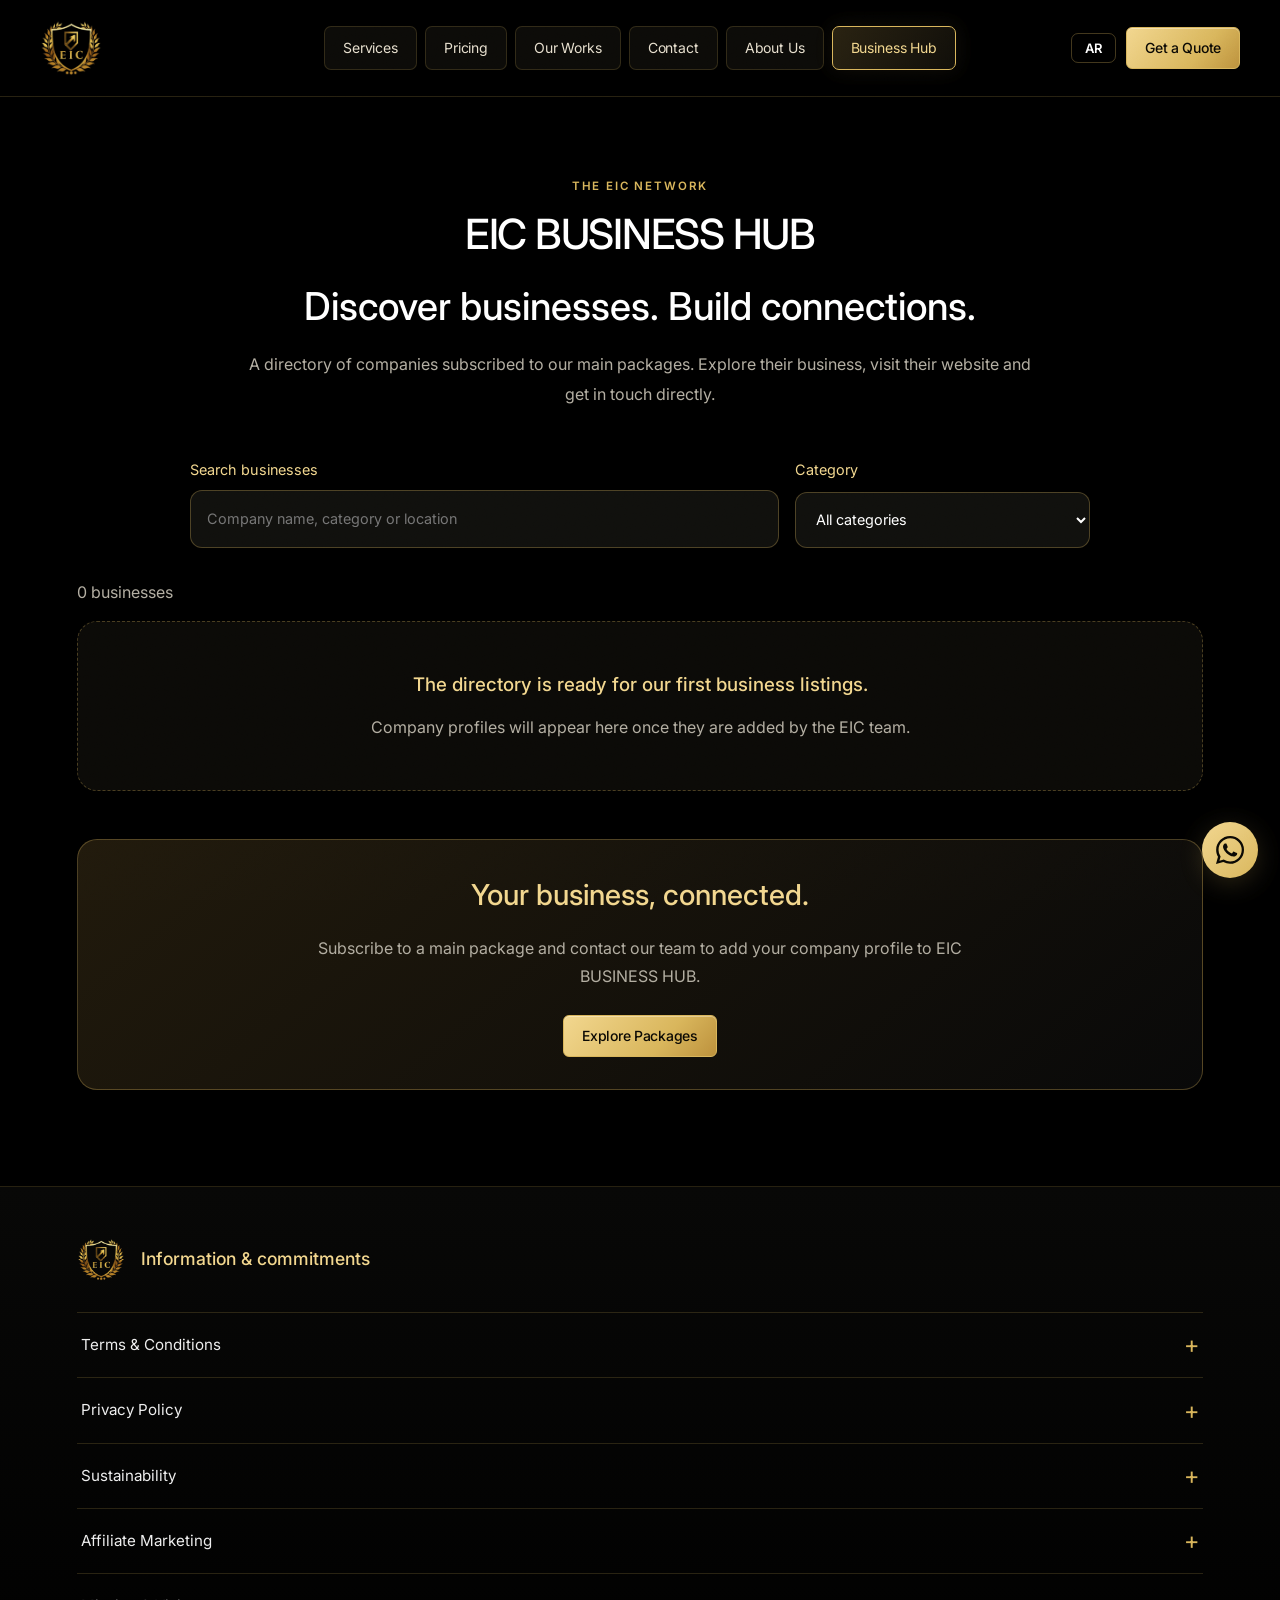
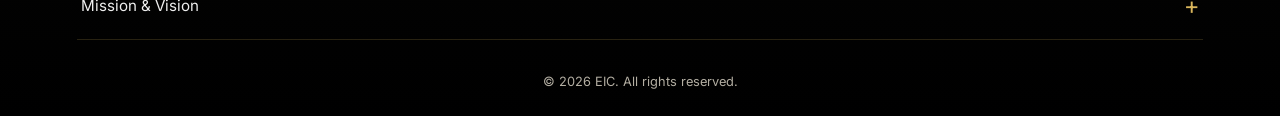
<file: business-hub.html>
<!DOCTYPE html>
<html lang="en" dir="ltr">
<head>
<meta charset="UTF-8">
<meta name="viewport" content="width=device-width, initial-scale=1">
<title>EIC BUSINESS HUB — EIC Portal</title>
<meta name="description" content="EIC — digital, AI and web services agency.">
<link rel="icon" href="favicon.png">
<link rel="stylesheet" href="style.css">
<link rel="stylesheet" href="extensions.css">
</head>
<body style="background:#000;color:#fff" data-page="business-hub">
<div class="grain"></div>
<div class="page">
<!-- ========== HEADER ========== -->
<header class="header">
  <a href="index.html" class="logo appear appear--scale" aria-label="EIC — Home"><img src="logo.png" alt="EIC logo"></a>
  <nav id="site-nav" aria-label="Primary">
    <a class="pill appear appear--scale" href="services.html" data-i18n="nav_services">Services</a>
    <a class="pill appear appear--scale" href="pricing.html" data-i18n="nav_pricing">Pricing</a>
    <a class="pill appear appear--scale" href="works.html" data-i18n="nav_works">Our Works</a>
    <a class="pill appear appear--scale" href="contact.html" data-i18n="nav_contact">Contact</a>
    <a class="pill appear appear--scale" href="about.html" data-i18n="nav_about">About Us</a>
    <a class="pill appear appear--scale current" href="business-hub.html" data-i18n="nav_hub">Business Hub</a>
  </nav>
  <div class="header-cta">
    <button class="lang appear appear--scale" id="lang" aria-label="Language">AR</button>
    <button class="btn btn-solid appear appear--scale" id="quoteBtn" data-i18n="nav_quote">Get a Quote</button>
    <button class="burger" id="burger" aria-label="Open menu" aria-controls="site-nav" aria-expanded="false"><i></i><i></i><i></i></button>
  </div>
</header>

<main><section class="section page-top eic-hub"><div class="eic-intro"><span class="eyebrow">THE EIC NETWORK</span><h1 class="title">EIC BUSINESS HUB</h1><h2 class=""><span class="lang-en">Discover businesses. Build connections.</span><span class="lang-ar">اكتشف الشركات. ابْنِ علاقات.</span></h2><p class=""><span class="lang-en">A directory of companies subscribed to our main packages. Explore their business, visit their website and get in touch directly.</span><span class="lang-ar">دليل للشركات المشتركة في باقاتنا الرئيسية. تعرف على أعمالها، وتصفح مواقعها، وتواصل معها مباشرة.</span></p></div><div class="hub-tools"><label for="hub-search"><span class=""><span class="lang-en">Search businesses</span><span class="lang-ar">ابحث عن شركة</span></span><input id="hub-search" type="search" autocomplete="off"></label><label for="hub-category"><span class=""><span class="lang-en">Category</span><span class="lang-ar">المجال</span></span><select id="hub-category"><option value="">All categories / جميع المجالات</option></select></label></div><p id="hub-count" aria-live="polite"></p><div id="hub-grid" class="eic-grid"></div><div id="hub-empty" class="hub-empty" hidden><h3 class=""><span class="lang-en">The directory is ready for our first business listings.</span><span class="lang-ar">الدليل جاهز لإضافة الشركات الأولى.</span></h3><p class=""><span class="lang-en">Company profiles will appear here once they are added by the EIC team.</span><span class="lang-ar">ستظهر ملفات الشركات هنا عند إضافتها من فريق EIC.</span></p></div><div class="eic-callout"><h2 class=""><span class="lang-en">Your business, connected.</span><span class="lang-ar">شركتك ضمن شبكة أعمالنا.</span></h2><p class=""><span class="lang-en">Subscribe to a main package and contact our team to add your company profile to EIC BUSINESS HUB.</span><span class="lang-ar">اشترك في إحدى الباقات الرئيسية وتواصل مع فريقنا لإضافة ملف شركتك إلى EIC BUSINESS HUB.</span></p><a class="btn btn-solid" href="pricing.html"><span class=""><span class="lang-en">Explore Packages</span><span class="lang-ar">تصفح الباقات</span></span></a></div></section><dialog id="business-dialog" class="business-dialog" aria-labelledby="business-title"><button type="button" class="hub-close" aria-label="Close / إغلاق">×</button><div id="business-detail"></div></dialog></main>

<footer class="footer eic-footer"><div class="footer-heading"><img src="logo.png" alt="EIC Portal" width="48" height="48"><h2 class=""><span class="lang-en">Information &amp; commitments</span><span class="lang-ar">معلوماتنا والتزاماتنا</span></h2></div><div class="footer-accordions"><details id="footer-terms"><summary><span class=""><span class="lang-en">Terms &amp; Conditions</span><span class="lang-ar">شروط وأحكام</span></span></summary><div class="footer-content"><p class=""><span class="lang-en">Welcome to EIC PORTAL . These Terms &amp; Conditions set out the rules and guidelines for using our services and platform. By using our services, you agree to comply with these terms. Please read them carefully.</span><span class="lang-ar">مرحباً بك في EIC PORTAL. تحدد هذه الشروط قواعد استخدام منصتنا وخدماتنا. استخدام خدماتنا يعني موافقتك عليها؛ يرجى قراءتها بعناية.</span></p><h3 class=""><span class="lang-en">1. Acceptance of Terms</span><span class="lang-ar">1. قبول الشروط</span></h3><p class=""><span class="lang-en">By using the EIC PORTAL website or any of our services, you acknowledge that you have read, understood, and agree to be bound by these Terms &amp; Conditions. If you do not agree with any part of these terms, please do not use our services. We reserve the right to update or modify these terms at any time without prior notice. Your continued use of the services after any changes constitutes your acceptance of the modified terms.</span><span class="lang-ar">باستخدام موقع EIC PORTAL أو خدماته، تقر بأنك قرأت هذه الشروط وفهمتها ووافقت عليها. إن لم توافق على أي جزء منها، يرجى عدم استخدام خدماتنا. نحتفظ بحق تحديث الشروط أو تعديلها دون إشعار مسبق، ويعتبر استمرار الاستخدام قبولاً بالشروط المعدلة.</span></p><h3 class=""><span class="lang-en">2. Services</span><span class="lang-ar">2. الخدمات</span></h3><p class=""><span class="lang-en">EIC PORTAL provides a range of digital services including, but not limited to: Website and landing page development AI agents and automation Video production and photography AI-generated images and videos Digital marketing and advertising campaign management Digital and strategic consulting We reserve the right to modify or discontinue any service at any time without prior notice.</span><span class="lang-ar">نقدم تطوير المواقع وصفحات الهبوط، ووكلاء الذكاء الاصطناعي والأتمتة، وإنتاج الفيديو والتصوير، والصور والفيديوهات بالذكاء الاصطناعي، والتسويق الرقمي وإدارة الحملات والاستشارات الرقمية والاستراتيجية. نحتفظ بحق تعديل أي خدمة أو إيقافها دون إشعار مسبق.</span></p><h3 class=""><span class="lang-en">3. Client Responsibilities</span><span class="lang-ar">3. مسؤوليات العميل</span></h3><p class=""><span class="lang-en">The client agrees to: Provide accurate and complete information when requesting services Adhere to agreed deadlines for content delivery or approvals Not use our services for any illegal or harmful purposes Respect the intellectual property rights of EIC PORTAL and all third parties Maintain the confidentiality of any sensitive information exchanged</span><span class="lang-ar">يلتزم العميل بتقديم معلومات دقيقة وكاملة، واحترام المواعيد المتفق عليها لتسليم المحتوى والموافقات، وعدم استخدام خدماتنا لأغراض غير قانونية أو ضارة، واحترام حقوق الملكية الفكرية لنا وللغير، والمحافظة على سرية المعلومات الحساسة المتبادلة.</span></p><h3 class=""><span class="lang-en">4. Pricing &amp; Payment</span><span class="lang-ar">4. الأسعار والدفع</span></h3><p class=""><span class="lang-en">All prices listed on our website are in UAE Dirhams (AED) and are subject to change without prior notice. The final cost is agreed upon before work begins. A down payment is required before project commencement (percentage depends on project size) Invoices are issued periodically for monthly services In case of late payment, we reserve the right to temporarily suspend services All payments are non-refundable except in cases agreed upon in writing</span><span class="lang-ar">الأسعار بالدرهم الإماراتي وقابلة للتغيير دون إشعار مسبق، وتحدد التكلفة النهائية قبل بدء العمل. يلزم دفع مقدم تتحدد نسبته بحسب حجم المشروع، وتصدر فواتير دورية للخدمات الشهرية. قد نوقف الخدمات مؤقتاً عند تأخر الدفع. المدفوعات غير قابلة للاسترداد إلا في الحالات المتفق عليها كتابياً.</span></p><h3 class=""><span class="lang-en">5. Intellectual Property</span><span class="lang-ar">5. الملكية الفكرية</span></h3><p class=""><span class="lang-en">All content, materials, designs, logos, and software on the EIC PORTAL website are the exclusive property of us or our licensors, protected under copyright and trademark laws. No part of these materials may be copied, modified, distributed, or used without our prior written permission. Upon project completion and full payment, intellectual property rights of the final product transfer to the client, unless otherwise stated in the contract.</span><span class="lang-ar">محتوى الموقع وتصاميمه وشعاراته وبرمجياته ملك لنا أو للجهات المرخصة لنا، وتحميه قوانين حقوق النشر والعلامات التجارية. لا يجوز نسخه أو تعديله أو توزيعه أو استخدامه دون إذن كتابي مسبق. تنتقل حقوق المنتج النهائي للعميل بعد إتمام المشروع وسداد كامل المبلغ، ما لم ينص العقد على خلاف ذلك.</span></p><h3 class=""><span class="lang-en">6. Privacy &amp; Data Protection</span><span class="lang-ar">6. الخصوصية وحماية البيانات</span></h3><p class=""><span class="lang-en">We take your privacy seriously. We are committed to protecting your personal data in accordance with best practices and applicable laws in the United Arab Emirates. We collect only the data necessary to provide our services We do not share your data with third parties without your consent We use advanced security measures to protect your information You can request deletion of your data at any time</span><span class="lang-ar">نلتزم بحماية بياناتك وفق أفضل الممارسات والقوانين المعمول بها في الإمارات العربية المتحدة. نجمع البيانات الضرورية لتقديم الخدمات فقط، ولا نشاركها مع أطراف ثالثة دون موافقتك، ونستخدم وسائل أمنية متقدمة لحمايتها. يمكنك طلب حذف بياناتك في أي وقت.</span></p><h3 class=""><span class="lang-en">7. Limitation of Liability</span><span class="lang-ar">7. حدود المسؤولية</span></h3><p class=""><span class="lang-en">EIC PORTAL makes every effort to provide high-quality services. However, we are not liable for: Any indirect or consequential losses resulting from the use of our services Service interruptions due to factors beyond our control (force majeure, technical failures, etc.) Third-party content or services linked to our website Client misuse of the services or products provided</span><span class="lang-ar">نبذل كل جهد لتقديم خدمات عالية الجودة، لكننا لا نتحمل مسؤولية الخسائر غير المباشرة أو التبعية، أو انقطاع الخدمات بسبب عوامل خارج سيطرتنا مثل القوة القاهرة والأعطال التقنية، أو محتوى وخدمات الأطراف الثالثة المرتبطة بالموقع، أو سوء استخدام العميل للخدمات والمنتجات.</span></p><h3 class=""><span class="lang-en">8. Governing Law</span><span class="lang-ar">8. القانون المعمول به</span></h3><p class=""><span class="lang-en">These Terms &amp; Conditions are governed by and construed in accordance with the laws of the United Arab Emirates. Any dispute arising out of or in connection with these terms shall be subject to the exclusive jurisdiction of the competent courts in the United Arab Emirates.</span><span class="lang-ar">تخضع هذه الشروط لقوانين دولة الإمارات العربية المتحدة، وتختص المحاكم الإماراتية المختصة حصرياً بالنزاعات الناشئة عنها أو المرتبطة بها.</span></p><h3 class=""><span class="lang-en">9. Contact Us</span><span class="lang-ar">9. تواصل معنا</span></h3><p class=""><span class="lang-en">If you have any questions or inquiries about these Terms &amp; Conditions, you can contact us through the Contact Us page on our website.</span><span class="lang-ar">لأي سؤال يتعلق بالشروط والأحكام، تواصل معنا من خلال صفحة Contact Us على الموقع.</span></p><p class="policy-note"><span class="lang-en">Note: By using EIC PORTAL services, you acknowledge that you have read, understood, and agreed to all the terms and conditions outlined above. Last updated: January 2026.</span><span class="lang-ar">باستخدام خدمات EIC PORTAL، تقر بأنك قرأت هذه السياسة وفهمتها ووافقت عليها. آخر تحديث: يناير 2026.</span></p><a class="btn btn-ghost" href="contact.html"><span class=""><span class="lang-en">Contact Us</span><span class="lang-ar">تواصل معنا</span></span></a></div></details><details id="footer-privacy"><summary><span class=""><span class="lang-en">Privacy Policy</span><span class="lang-ar">سياسة الخصوصية</span></span></summary><div class="footer-content"><p class=""><span class="lang-en">At EIC PORTAL , we are committed to protecting your privacy and personal data. This policy explains how we collect, use, and protect your information when you use our services. Please read it carefully.</span><span class="lang-ar">نلتزم بحماية خصوصيتك وبياناتك الشخصية. توضح هذه السياسة كيفية جمع معلوماتك واستخدامها وحمايتها عند استخدام خدماتنا.</span></p><h3 class=""><span class="lang-en">1. Information We Collect</span><span class="lang-ar">1. المعلومات التي نجمعها</span></h3><p class=""><span class="lang-en">We may collect the following types of information: Personally Identifiable Information: Name, email, phone number, company name Usage Information: How you interact with our website and services, pages visited, time spent Technical Information: IP address, browser type, operating system, device type Project Information: Details of projects you request or collaborate with us on</span><span class="lang-ar">قد نجمع الاسم والبريد الإلكتروني ورقم الهاتف واسم الشركة؛ ومعلومات استخدام الموقع مثل الصفحات التي تزورها والوقت الذي تقضيه؛ ومعلومات تقنية مثل عنوان IP ونوع المتصفح ونظام التشغيل والجهاز؛ وتفاصيل المشاريع التي تطلبها أو تتعاون معنا عليها.</span></p><h3 class=""><span class="lang-en">2. How We Use Your Information</span><span class="lang-ar">2. استخدام المعلومات</span></h3><p class=""><span class="lang-en">We use the information we collect for the following purposes: Providing, improving, and customizing our services Communicating with you regarding projects and inquiries Sending updates and promotional offers (with your consent) Analyzing website usage to improve user experience Complying with legal and regulatory requirements Protecting our rights, property, and preventing fraud</span><span class="lang-ar">نستخدم المعلومات لتقديم خدماتنا وتحسينها وتخصيصها، والتواصل بشأن المشاريع والاستفسارات، وإرسال التحديثات والعروض بموافقتك، وتحليل الاستخدام لتحسين التجربة، والامتثال للمتطلبات القانونية والتنظيمية، وحماية حقوقنا وممتلكاتنا ومنع الاحتيال.</span></p><h3 class=""><span class="lang-en">3. Information Sharing</span><span class="lang-ar">3. مشاركة المعلومات</span></h3><p class=""><span class="lang-en">We do not sell or rent your personal information to third parties. We may share your information only in the following cases: Service Providers: With trusted partners who help us operate our business (e.g., hosting, analytics) Legal Compliance: If required by law or legal process Protecting Rights: To protect our rights, property, or the safety of our users With Your Consent: In any other case with your explicit consent</span><span class="lang-ar">لا نبيع بياناتك أو نؤجرها. قد نشاركها مع مقدمي خدمات موثوقين مثل الاستضافة والتحليلات، أو للامتثال للقانون والإجراءات القانونية، أو لحماية حقوقنا وممتلكاتنا وسلامة المستخدمين، أو بموافقتك الصريحة في الحالات الأخرى.</span></p><h3 class=""><span class="lang-en">4. Cookies</span><span class="lang-ar">4. ملفات تعريف الارتباط</span></h3><p class=""><span class="lang-en">We use cookies and similar technologies to enhance your experience on our website. These files help us: Remember your preferences and settings Understand how you use our website Provide more relevant content and ads Improve website performance and security You can control cookies through your browser settings. However, disabling them may affect your experience on the website.</span><span class="lang-ar">نستخدم ملفات تعريف الارتباط وتقنيات مشابهة لتذكر تفضيلاتك، وفهم استخدام الموقع، وتقديم محتوى وإعلانات أكثر ملاءمة، وتحسين الأداء والأمان. يمكنك التحكم بها من إعدادات المتصفح، لكن تعطيلها قد يؤثر على تجربتك.</span></p><h3 class=""><span class="lang-en">5. Data Security</span><span class="lang-ar">5. أمن البيانات</span></h3><p class=""><span class="lang-en">We take appropriate technical and administrative security measures to protect your personal information from unauthorized access, alteration, disclosure, or destruction. These measures include: Data encryption during transmission and storage Restricted access to personal information Periodic review of data collection and storage practices Training employees on data protection practices However, no method of transmission over the internet can be guaranteed 100% secure.</span><span class="lang-ar">نتخذ تدابير تقنية وإدارية لحماية المعلومات من الوصول أو التعديل أو الإفصاح أو الإتلاف غير المصرح به، تشمل التشفير أثناء النقل والتخزين، وتقييد الوصول، والمراجعة الدورية لممارسات جمع البيانات وتخزينها، وتدريب الموظفين. لا يمكن ضمان أمان النقل عبر الإنترنت بنسبة 100%.</span></p><h3 class=""><span class="lang-en">6. Your Rights</span><span class="lang-ar">6. حقوقك</span></h3><p class=""><span class="lang-en">You have the following rights regarding your personal information: Right to Access: Request a copy of the personal information we hold about you Right to Rectification: Request correction of any inaccurate or incomplete information Right to Erasure: Request deletion of your personal information under certain circumstances Right to Object: Object to the processing of your information for certain purposes Right to Data Portability: Request transfer of your information to another entity Right to Withdraw Consent: Withdraw your consent to data processing at any time To exercise any of these rights, please contact us through the Contact Us page.</span><span class="lang-ar">يمكنك طلب نسخة من معلوماتك، وتصحيح البيانات غير الدقيقة أو الناقصة، وحذفها في ظروف معينة، والاعتراض على معالجتها لأغراض معينة، وطلب نقلها إلى جهة أخرى، وسحب موافقتك على المعالجة في أي وقت. تواصل معنا عبر صفحة Contact Us لممارسة حقوقك.</span></p><h3 class=""><span class="lang-en">7. Children&#x27;s Privacy</span><span class="lang-ar">7. خصوصية الأطفال</span></h3><p class=""><span class="lang-en">Our services are not directed to children under 18. We do not knowingly collect personal information from children. If we discover that we have collected information from a child without parental consent, we will take steps to delete this information.</span><span class="lang-ar">خدماتنا غير موجهة لمن هم دون 18 عاماً، ولا نجمع بيانات الأطفال عمداً. إذا اكتشفنا جمع بيانات طفل دون موافقة ولي أمره، سنتخذ خطوات لحذفها.</span></p><h3 class=""><span class="lang-en">8. Updates to This Policy</span><span class="lang-ar">8. تحديث السياسة</span></h3><p class=""><span class="lang-en">We may update this Privacy Policy from time to time to reflect changes in our practices or for operational, legal, or regulatory reasons. We will post the updated version on this page with a &quot;Last Updated&quot; date. We encourage you to review this policy periodically to stay informed about how we protect your information.</span><span class="lang-ar">قد نحدث السياسة لتعكس ممارساتنا أو لأسباب تشغيلية أو قانونية أو تنظيمية. ننشر النسخة المحدثة مع تاريخ آخر تحديث، وننصح بمراجعتها دورياً لمعرفة كيفية حماية معلوماتك.</span></p><h3 class=""><span class="lang-en">9. Contact Us</span><span class="lang-ar">9. تواصل معنا</span></h3><p class=""><span class="lang-en">If you have any questions or inquiries about this Privacy Policy or our data practices, you can contact us through the Contact Us page on our website.</span><span class="lang-ar">لأي سؤال عن هذه السياسة أو ممارسات البيانات، تواصل معنا من خلال صفحة Contact Us.</span></p><p class="policy-note"><span class="lang-en">Note: By using EIC PORTAL services, you acknowledge that you have read, understood, and agreed to this Privacy Policy. Last updated: January 2026.</span><span class="lang-ar">باستخدام خدمات EIC PORTAL، تقر بأنك قرأت هذه السياسة وفهمتها ووافقت عليها. آخر تحديث: يناير 2026.</span></p><a class="btn btn-ghost" href="contact.html"><span class=""><span class="lang-en">Contact Us</span><span class="lang-ar">تواصل معنا</span></span></a></div></details><details id="footer-sustainability"><summary><span class=""><span class="lang-en">Sustainability</span><span class="lang-ar">الاستدامة</span></span></summary><div class="footer-content"><p class=""><span class="lang-en">At EIC PORTAL , we believe business success isn&#x27;t measured by profits alone, but by the positive impact we leave on our planet and community. We are committed to integrating sustainability principles into everything we do — from reducing the carbon footprint of our digital operations to supporting community and environmental initiatives.</span><span class="lang-ar">في EIC PORTAL، لا نقيس النجاح بالأرباح وحدها، بل بالأثر الإيجابي الذي نتركه على كوكبنا ومجتمعنا. ندمج الاستدامة في أعمالنا، من تقليل البصمة الكربونية للعمليات الرقمية إلى دعم المبادرات البيئية والمجتمعية.</span></p><div class="eic-grid"><article class="eic-card"><h3 class=""><span class="lang-en">Environmental Sustainability</span><span class="lang-ar">الاستدامة البيئية</span></h3><p class=""><span class="lang-en">We reduce our environmental impact by optimizing energy efficiency in our servers, promoting remote digital work, and supporting reforestation projects.</span><span class="lang-ar">نقلل أثرنا البيئي بتحسين كفاءة الطاقة في خوادمنا، وتشجيع العمل الرقمي عن بعد، ودعم مشاريع إعادة التشجير.</span></p></article><article class="eic-card"><h3 class=""><span class="lang-en">Social Responsibility</span><span class="lang-ar">المسؤولية الاجتماعية</span></h3><p class=""><span class="lang-en">We believe a strong community is the foundation of successful business. We support educational initiatives and empower youth in technology and creativity.</span><span class="lang-ar">نؤمن بأن المجتمع القوي أساس الأعمال الناجحة. ندعم المبادرات التعليمية وتمكين الشباب في التكنولوجيا والإبداع.</span></p></article><article class="eic-card"><h3 class=""><span class="lang-en">Governance &amp; Ethics</span><span class="lang-ar">الحوكمة والأخلاقيات</span></h3><p class=""><span class="lang-en">We adhere to the highest standards of transparency and integrity in our dealings, applying ethical and fair business practices with our clients, partners, and team.</span><span class="lang-ar">نلتزم بأعلى معايير الشفافية والنزاهة، ونطبق ممارسات عادلة وأخلاقية مع العملاء والشركاء والفريق.</span></p></article><article class="eic-card"><h3 class=""><span class="lang-en">Eco-Friendly Digitalization</span><span class="lang-ar">التحول الرقمي الصديق للبيئة</span></h3><p class=""><span class="lang-en">We rely on energy-efficient cloud solutions and encourage our clients to go digital to reduce paper and natural resource usage.</span><span class="lang-ar">نعتمد حلولاً سحابية موفرة للطاقة، ونشجع العملاء على التحول الرقمي لتقليل استهلاك الورق والموارد الطبيعية.</span></p></article><article class="eic-card"><h3 class=""><span class="lang-en">Community Initiatives</span><span class="lang-ar">المبادرات المجتمعية</span></h3><p class=""><span class="lang-en">We allocate a portion of our profits to support educational and charitable projects, and encourage our team to volunteer in local initiatives.</span><span class="lang-ar">نخصص جزءاً من أرباحنا لدعم المشاريع التعليمية والخيرية، ونشجع فريقنا على التطوع في المبادرات المحلية.</span></p></article><article class="eic-card"><h3 class=""><span class="lang-en">Reducing Digital Waste</span><span class="lang-ar">تقليل الهدر الرقمي</span></h3><p class=""><span class="lang-en">We optimize our digital projects to reduce data and energy consumption, supporting responsible storage practices.</span><span class="lang-ar">نحسن مشاريعنا لتقليل استهلاك البيانات والطاقة، وندعم ممارسات التخزين المسؤولة.</span></p></article><article class="eic-card"><h3 class=""><span class="lang-en">Green Partnerships</span><span class="lang-ar">الشراكات الخضراء</span></h3><p class=""><span class="lang-en">We collaborate with service providers and vendors who share our environmental and social values to amplify positive impact.</span><span class="lang-ar">نتعاون مع مقدمي الخدمات والموردين الذين يشاركوننا قيمنا البيئية والاجتماعية لتعزيز الأثر الإيجابي.</span></p></article></div><div class="eic-stats"><div><strong>100%</strong><span><span class="lang-en">Digital Operations</span><span class="lang-ar">عمليات رقمية</span></span></div><div><strong>0</strong><span><span class="lang-en">Paper Waste</span><span class="lang-ar">هدر ورقي</span></span></div><div><strong>5+</strong><span><span class="lang-en">Community Initiatives</span><span class="lang-ar">مبادرات مجتمعية</span></span></div><div><strong>24/7</strong><span><span class="lang-en">Sustainability Commitment</span><span class="lang-ar">التزام بالاستدامة</span></span></div></div><h3 class=""><span class="lang-en">Our Commitments</span><span class="lang-ar">التزاماتنا</span></h3><p class=""><span class="lang-en">At EIC PORTAL , we recognize that the technology sector consumes significant resources, and we take responsibility for reducing this impact. We continuously improve the efficiency of our digital operations and encourage our clients and partners to adopt sustainable practices. Our 2026 Goal — Achieve carbon neutrality across all our digital operations and contribute to planting 1,000 trees through environmental partnership initiatives. We believe sustainability is a collective journey and invite our clients and partners to join us in building a more conscious and responsible future. Every digital project we deliver is an opportunity to reduce environmental impact and increase positive social impact.</span><span class="lang-ar">ندرك أن قطاع التكنولوجيا يستهلك موارد كبيرة، ونتحمل مسؤولية تقليل هذا الأثر. نحسن كفاءة عملياتنا باستمرار، ونشجع العملاء والشركاء على تبني ممارسات مستدامة. هدفنا لعام 2026: الوصول إلى الحياد الكربوني في عملياتنا الرقمية والمساهمة في زراعة 1,000 شجرة عبر شراكات بيئية. الاستدامة رحلة جماعية، وندعوكم للمشاركة في بناء مستقبل أكثر وعياً ومسؤولية؛ فكل مشروع فرصة لتقليل الأثر البيئي وتعزيز الأثر الاجتماعي.</span></p></div></details><details id="footer-affiliate"><summary><span class=""><span class="lang-en">Affiliate Marketing</span><span class="lang-ar">التسويق بالعمولة</span></span></summary><div class="footer-content"><h3 class=""><span class="lang-en">Affiliate Marketing</span><span class="lang-ar">التسويق بالعمولة</span></h3><p class=""><span class="lang-en">Introduce businesses to EIC PORTAL and explore a referral partnership with our team. Tell us about your audience and the services you would like to promote.</span><span class="lang-ar">عرّف الشركات على EIC PORTAL وتواصل مع فريقنا لبحث شراكة إحالة. أخبرنا عن جمهورك والخدمات التي ترغب بالترويج لها.</span></p><p class=""><span class="lang-en">Commission rates, eligibility, attribution and payment terms are agreed in writing before participation. Contact us to discuss the details and apply.</span><span class="lang-ar">يتم الاتفاق كتابياً على نسبة العمولة وشروط المشاركة واحتساب الإحالات وطريقة الدفع قبل الانضمام. تواصل معنا لمناقشة التفاصيل والتقديم.</span></p><a class="btn btn-solid" href="contact.html"><span class=""><span class="lang-en">Become a Partner</span><span class="lang-ar">قدّم كشريك</span></span></a></div></details><details id="footer-mission"><summary><span class=""><span class="lang-en">Mission &amp; Vision</span><span class="lang-ar">الرسالة والرؤية</span></span></summary><div class="footer-content"><p class=""><span class="lang-en">At EIC PORTAL , we don&#x27;t just provide digital services — we create exceptional experiences that make a real difference. Our vision and mission are the compass guiding every decision we make and every project we deliver.</span><span class="lang-ar">لا نقدم خدمات رقمية فقط، بل نصنع تجارب استثنائية تُحدث فرقاً حقيقياً. رؤيتنا ورسالتنا توجهان كل قرار ومشروع.</span></p><div class="eic-grid"><article class="eic-card"><h3 class=""><span class="lang-en">Our Vision</span><span class="lang-ar">رؤيتنا</span></h3><p class=""><span class="lang-en">To be the first digital partner for ambitious brands in the Middle East, setting a new standard for creativity and quality in the digital services world.</span><span class="lang-ar">أن نكون الشريك الرقمي الأول للعلامات الطموحة في الشرق الأوسط، وأن نضع معياراً جديداً للإبداع والجودة.</span></p></article><article class="eic-card"><h3 class=""><span class="lang-en">Our Mission</span><span class="lang-ar">رسالتنا</span></h3><p class=""><span class="lang-en">To empower our clients to grow and excel through innovative digital solutions tailored to them, delivered fast and with high professionalism, focusing on tangible and measurable results.</span><span class="lang-ar">تمكين عملائنا من النمو والتميز عبر حلول مبتكرة ومخصصة، بسرعة واحترافية عالية ونتائج ملموسة وقابلة للقياس.</span></p></article></div><h3 class=""><span class="lang-en">Our Vision in Action</span><span class="lang-ar">رؤيتنا في العمل</span></h3><ul><li class=""><span class="lang-en">Leading digital innovation in the region</span><span class="lang-ar">قيادة الابتكار الرقمي في المنطقة</span></li><li class=""><span class="lang-en">Building an integrated digital ecosystem serving all sectors</span><span class="lang-ar">بناء منظومة رقمية متكاملة تخدم جميع القطاعات</span></li><li class=""><span class="lang-en">Delivering a new generation of smart and innovative solutions</span><span class="lang-ar">تقديم جيل جديد من الحلول الذكية والمبتكرة</span></li><li class=""><span class="lang-en">Being the first choice for every client seeking excellence</span><span class="lang-ar">أن نكون الخيار الأول لكل عميل يبحث عن التميز</span></li></ul><h3 class=""><span class="lang-en">Our Mission in Action</span><span class="lang-ar">رسالتنا في العمل</span></h3><ul><li class=""><span class="lang-en">Providing customized solutions that meet each client&#x27;s needs</span><span class="lang-ar">تقديم حلول مخصصة لاحتياجات كل عميل</span></li><li class=""><span class="lang-en">Commitment to the highest standards of quality and speed of delivery</span><span class="lang-ar">الالتزام بأعلى معايير الجودة وسرعة التسليم</span></li><li class=""><span class="lang-en">Building long-term relationships based on trust and transparency</span><span class="lang-ar">بناء علاقات طويلة الأمد قائمة على الثقة والشفافية</span></li><li class=""><span class="lang-en">Keeping pace with the latest technologies to deliver the best solutions</span><span class="lang-ar">مواكبة أحدث التقنيات لتقديم أفضل الحلول</span></li></ul><h3 class=""><span class="lang-en">Our Core Values</span><span class="lang-ar">قيمنا الأساسية</span></h3><div class="eic-grid"><article class="eic-card"><h3 class=""><span class="lang-en">Creativity</span><span class="lang-ar">الإبداع</span></h3><p class=""><span class="lang-en">We innovate unconventional solutions that exceed expectations.</span><span class="lang-ar">نبتكر حلولاً غير تقليدية تتجاوز التوقعات.</span></p></article><article class="eic-card"><h3 class=""><span class="lang-en">Transparency</span><span class="lang-ar">الشفافية</span></h3><p class=""><span class="lang-en">We believe in clarity and honesty in all our dealings.</span><span class="lang-ar">نؤمن بالوضوح والصدق في جميع تعاملاتنا.</span></p></article><article class="eic-card"><h3 class=""><span class="lang-en">Commitment</span><span class="lang-ar">الالتزام</span></h3><p class=""><span class="lang-en">We keep our promises and deliver on time.</span><span class="lang-ar">نفي بوعودنا ونسلم في الوقت المحدد.</span></p></article><article class="eic-card"><h3 class=""><span class="lang-en">Excellence</span><span class="lang-ar">التميز</span></h3><p class=""><span class="lang-en">We strive for perfection in every detail, no matter how small.</span><span class="lang-ar">نسعى للإتقان في كل تفصيل مهما كان صغيراً.</span></p></article></div><h3 class=""><span class="lang-en">Our Commitment to You</span><span class="lang-ar">التزامنا تجاهك</span></h3><p class=""><span class="lang-en">At EIC PORTAL , we promise to always be at the forefront of innovation, working with passion and integrity to achieve your goals. Your success is our success, and your growth is our motivation. We are committed to giving our best in every project and to being true partners in your journey toward excellence.</span><span class="lang-ar">نعدك بالعمل في مقدمة الابتكار بشغف ونزاهة لتحقيق أهدافك. نجاحك نجاحنا، ونموك حافزنا. نقدم أفضل ما لدينا في كل مشروع ونكون شركاء حقيقيين في رحلتك نحو التميز.</span></p><p class=""><span class="lang-en">Our vision drives us forward, our mission defines our path, and our values ensure we stay on the right track — always and forever.</span><span class="lang-ar">رؤيتنا تدفعنا للأمام، ورسالتنا تحدد طريقنا، وقيمنا تحافظ على المسار الصحيح دائماً.</span></p></div></details></div><p class="footer-copyright">© <span id="yr"></span> EIC. <span data-i18n="rights">All rights reserved.</span></p></footer>

<!-- Floating WhatsApp -->
<a class="wa" id="wa" href="https://wa.me/971551934540" target="_blank" rel="noopener" aria-label="WhatsApp">
  <svg viewBox="0 0 24 24" width="28" height="28" fill="currentColor" aria-hidden="true"><path d="M20.52 3.48A11.91 11.91 0 0 0 12.05 0C5.47 0 .12 5.35.12 11.93c0 2.1.55 4.15 1.6 5.96L0 24l6.26-1.64a11.9 11.9 0 0 0 5.79 1.48h.01C18.63 23.84 24 18.49 24 11.91a11.87 11.87 0 0 0-3.48-8.43ZM12.06 21.82a9.87 9.87 0 0 1-5.03-1.38l-.36-.22-3.72.98.99-3.63-.24-.37a9.88 9.88 0 0 1-1.52-5.27c0-5.47 4.46-9.93 9.94-9.93a9.87 9.87 0 0 1 7.02 2.91 9.87 9.87 0 0 1 2.9 7.02c0 5.47-4.46 9.89-9.98 9.89Zm5.45-7.43c-.3-.15-1.76-.87-2.03-.97-.27-.1-.47-.15-.67.15-.2.3-.77.97-.94 1.17-.17.2-.35.22-.65.07-.3-.15-1.26-.46-2.4-1.48-.89-.79-1.49-1.76-1.67-2.06-.17-.3-.02-.46.13-.61.14-.13.3-.35.45-.52.15-.18.2-.3.3-.5.1-.2.05-.37-.02-.52-.08-.15-.67-1.62-.92-2.22-.24-.58-.49-.5-.67-.51H7.85c-.2 0-.52.07-.79.37-.27.3-1.04 1.02-1.04 2.49s1.07 2.89 1.22 3.09c.15.2 2.1 3.2 5.1 4.49.71.31 1.27.49 1.71.62.72.23 1.37.2 1.89.12.58-.09 1.76-.72 2.01-1.42.25-.69.25-1.29.18-1.42-.08-.12-.27-.2-.57-.34Z"/></svg>
</a>

<!-- ========== QUOTE MODAL ========== -->
<div class="modal" id="modal" aria-hidden="true">
  <div class="modal-box" role="dialog" aria-modal="true" aria-labelledby="mt">
    <button class="close" id="closeModal" aria-label="Close">&times;</button>
    <h3 id="mt" data-i18n="modal_title">Get a Free Quote</h3>
    <p data-i18n="modal_sub">Tell us what you need. We reply within 24 hours.</p>
    <form id="quoteForm" novalidate>
      <div class="field"><input id="qn" name="name" placeholder=" " required><label for="qn" data-i18n="l_name">Name</label></div>
      <div class="field"><input id="qe" name="email" type="email" placeholder=" " required><label for="qe" data-i18n="l_email">Email</label></div>
      <div class="field"><textarea id="qm" name="message" rows="3" placeholder=" " required></textarea><label for="qm" data-i18n="l_project">Your project</label></div>
      <button class="btn btn-solid" type="submit" data-i18n="modal_send">Request Quote</button>
      <p class="form-hint" data-i18n="form_hint"></p><p class="note" id="quoteNote" role="status"></p>
    </form>
  </div>
</div>

</div><!-- /.page -->
<script src="config.js"></script>
<script src="script.js"></script>
<script src="business-data.js"></script>
<script src="business-hub.js"></script>
</body>
</html>
</file>
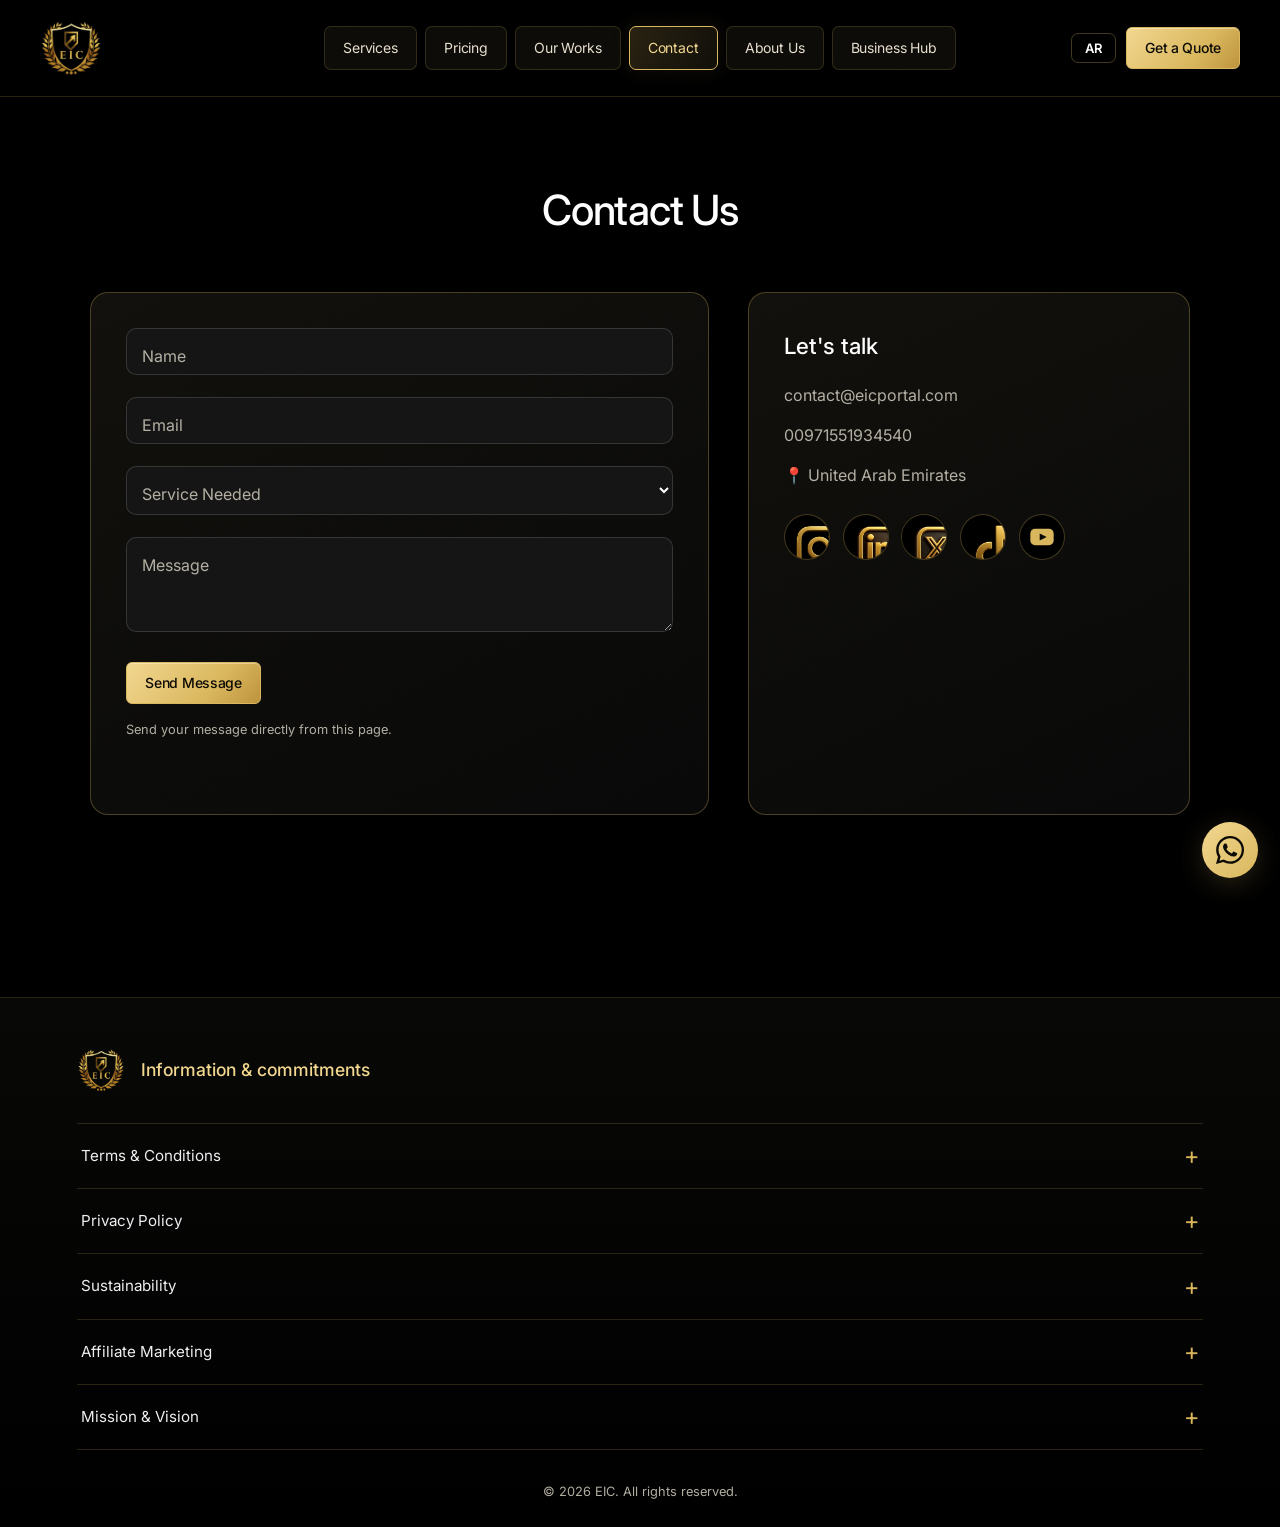
<file: contact.html>
<!DOCTYPE html>
<html lang="en" dir="ltr">
<head>
<meta charset="UTF-8">
<meta name="viewport" content="width=device-width, initial-scale=1">
<title>Contact — EIC Digital Services</title>
<meta name="description" content="EIC — digital, AI and web services agency.">
<link rel="icon" href="favicon.png">
<link rel="stylesheet" href="style.css">
<link rel="stylesheet" href="extensions.css">
</head>
<body style="background:#000;color:#fff" data-page="contact">
<div class="grain"></div>
<div class="page">
<!-- ========== HEADER ========== -->
<header class="header">
  <a href="index.html" class="logo appear appear--scale" aria-label="EIC — Home"><img src="logo.png" alt="EIC logo"></a>
  <nav id="site-nav" aria-label="Primary">
    <a class="pill appear appear--scale" href="services.html" data-i18n="nav_services">Services</a>
    <a class="pill appear appear--scale" href="pricing.html" data-i18n="nav_pricing">Pricing</a>
    <a class="pill appear appear--scale" href="works.html" data-i18n="nav_works">Our Works</a>
    <a class="pill appear appear--scale current" href="contact.html" data-i18n="nav_contact">Contact</a>
    <a class="pill appear appear--scale" href="about.html" data-i18n="nav_about">About Us</a>
    <a class="pill appear appear--scale" href="business-hub.html" data-i18n="nav_hub">Business Hub</a>
  </nav>
  <div class="header-cta">
    <button class="lang appear appear--scale" id="lang" aria-label="Language">AR</button>
    <button class="btn btn-solid appear appear--scale" id="quoteBtn" data-i18n="nav_quote">Get a Quote</button>
    <button class="burger" id="burger" aria-label="Open menu" aria-controls="site-nav" aria-expanded="false"><i></i><i></i><i></i></button>
  </div>
</header>

<main>
<section class="section page-top" id="contact">
  <h2 class="title reveal" data-i18n="contact_title">Contact Us</h2>
  <div class="contact">
    <form class="form reveal" id="contactForm" novalidate>
      <div class="field"><input id="cn" name="name" placeholder=" " required><label for="cn" data-i18n="l_name">Name</label></div>
      <div class="field"><input id="ce" name="email" type="email" placeholder=" " required><label for="ce" data-i18n="l_email">Email</label></div>
      <div class="field"><select id="cs" name="service" required>
        <option value="" hidden></option>
        <option>Video Editing</option><option>Photo Editing</option><option>AI Images</option><option>AI Videos</option>
        <option>Web Development</option><option>AI Agents</option><option>Portfolios</option><option>Profiles</option><option>Marketing</option>
      </select><label for="cs" data-i18n="l_service">Service Needed</label></div>
      <div class="field"><textarea id="cm" name="message" rows="4" placeholder=" " required></textarea><label for="cm" data-i18n="l_msg">Message</label></div>
      <button class="btn btn-solid" type="submit" data-i18n="send">Send Message</button>
      <p class="form-hint" data-i18n="form_hint"></p><p class="note" id="formNote" role="status"></p>
    </form>
    <aside class="info reveal">
      <h3 data-i18n="info_title">Let's talk</h3>
      <p id="contactEmailRow" hidden><a id="contactEmail" href="#"></a></p>
      <p><a class="contact-phone" href="tel:+971551934540" dir="ltr">00971551934540</a></p>
      <p>&#128205; United Arab Emirates</p>
      <div class="social brand-social"><a href="https://www.instagram.com/eicportal?utm_source=ig_web_button_share_sheet&amp;stkn=ZDNlZDc0MzIxNw==" target="_blank" rel="noopener noreferrer" aria-label="Instagram"><img src="assets/brand/instagram.png" alt="" loading="lazy"></a><a href="https://www.linkedin.com/in/eic-portal-ae" target="_blank" rel="noopener noreferrer" aria-label="LinkedIn"><img src="assets/brand/linkedin.png" alt="" loading="lazy"></a><a href="https://x.com/AlaaEicdubai" target="_blank" rel="noopener noreferrer" aria-label="X"><img src="assets/brand/x.jpg" alt="" loading="lazy"></a><a href="https://www.tiktok.com/@eic.portal?_r=1&amp;_t=ZS-9A9hqJ8coNz" target="_blank" rel="noopener noreferrer" aria-label="TikTok"><img src="assets/brand/tiktok.png" alt="" loading="lazy"></a><a href="https://www.youtube.com/channel/UC4F8K7EJCFrgEQ31Hy86D_w" target="_blank" rel="noopener noreferrer" aria-label="YouTube"><svg viewBox="0 0 24 24" aria-hidden="true"><rect x="2" y="5" width="20" height="14" rx="4" fill="currentColor"/><path d="M10 9v6l6-3z" fill="#080705"/></svg></a></div>
    </aside>
  </div>
</section>
</main>

<footer class="footer eic-footer"><div class="footer-heading"><img src="logo.png" alt="EIC Portal" width="48" height="48"><h2 class=""><span class="lang-en">Information &amp; commitments</span><span class="lang-ar">معلوماتنا والتزاماتنا</span></h2></div><div class="footer-accordions"><details id="footer-terms"><summary><span class=""><span class="lang-en">Terms &amp; Conditions</span><span class="lang-ar">شروط وأحكام</span></span></summary><div class="footer-content"><p class=""><span class="lang-en">Welcome to EIC PORTAL . These Terms &amp; Conditions set out the rules and guidelines for using our services and platform. By using our services, you agree to comply with these terms. Please read them carefully.</span><span class="lang-ar">مرحباً بك في EIC PORTAL. تحدد هذه الشروط قواعد استخدام منصتنا وخدماتنا. استخدام خدماتنا يعني موافقتك عليها؛ يرجى قراءتها بعناية.</span></p><h3 class=""><span class="lang-en">1. Acceptance of Terms</span><span class="lang-ar">1. قبول الشروط</span></h3><p class=""><span class="lang-en">By using the EIC PORTAL website or any of our services, you acknowledge that you have read, understood, and agree to be bound by these Terms &amp; Conditions. If you do not agree with any part of these terms, please do not use our services. We reserve the right to update or modify these terms at any time without prior notice. Your continued use of the services after any changes constitutes your acceptance of the modified terms.</span><span class="lang-ar">باستخدام موقع EIC PORTAL أو خدماته، تقر بأنك قرأت هذه الشروط وفهمتها ووافقت عليها. إن لم توافق على أي جزء منها، يرجى عدم استخدام خدماتنا. نحتفظ بحق تحديث الشروط أو تعديلها دون إشعار مسبق، ويعتبر استمرار الاستخدام قبولاً بالشروط المعدلة.</span></p><h3 class=""><span class="lang-en">2. Services</span><span class="lang-ar">2. الخدمات</span></h3><p class=""><span class="lang-en">EIC PORTAL provides a range of digital services including, but not limited to: Website and landing page development AI agents and automation Video production and photography AI-generated images and videos Digital marketing and advertising campaign management Digital and strategic consulting We reserve the right to modify or discontinue any service at any time without prior notice.</span><span class="lang-ar">نقدم تطوير المواقع وصفحات الهبوط، ووكلاء الذكاء الاصطناعي والأتمتة، وإنتاج الفيديو والتصوير، والصور والفيديوهات بالذكاء الاصطناعي، والتسويق الرقمي وإدارة الحملات والاستشارات الرقمية والاستراتيجية. نحتفظ بحق تعديل أي خدمة أو إيقافها دون إشعار مسبق.</span></p><h3 class=""><span class="lang-en">3. Client Responsibilities</span><span class="lang-ar">3. مسؤوليات العميل</span></h3><p class=""><span class="lang-en">The client agrees to: Provide accurate and complete information when requesting services Adhere to agreed deadlines for content delivery or approvals Not use our services for any illegal or harmful purposes Respect the intellectual property rights of EIC PORTAL and all third parties Maintain the confidentiality of any sensitive information exchanged</span><span class="lang-ar">يلتزم العميل بتقديم معلومات دقيقة وكاملة، واحترام المواعيد المتفق عليها لتسليم المحتوى والموافقات، وعدم استخدام خدماتنا لأغراض غير قانونية أو ضارة، واحترام حقوق الملكية الفكرية لنا وللغير، والمحافظة على سرية المعلومات الحساسة المتبادلة.</span></p><h3 class=""><span class="lang-en">4. Pricing &amp; Payment</span><span class="lang-ar">4. الأسعار والدفع</span></h3><p class=""><span class="lang-en">All prices listed on our website are in UAE Dirhams (AED) and are subject to change without prior notice. The final cost is agreed upon before work begins. A down payment is required before project commencement (percentage depends on project size) Invoices are issued periodically for monthly services In case of late payment, we reserve the right to temporarily suspend services All payments are non-refundable except in cases agreed upon in writing</span><span class="lang-ar">الأسعار بالدرهم الإماراتي وقابلة للتغيير دون إشعار مسبق، وتحدد التكلفة النهائية قبل بدء العمل. يلزم دفع مقدم تتحدد نسبته بحسب حجم المشروع، وتصدر فواتير دورية للخدمات الشهرية. قد نوقف الخدمات مؤقتاً عند تأخر الدفع. المدفوعات غير قابلة للاسترداد إلا في الحالات المتفق عليها كتابياً.</span></p><h3 class=""><span class="lang-en">5. Intellectual Property</span><span class="lang-ar">5. الملكية الفكرية</span></h3><p class=""><span class="lang-en">All content, materials, designs, logos, and software on the EIC PORTAL website are the exclusive property of us or our licensors, protected under copyright and trademark laws. No part of these materials may be copied, modified, distributed, or used without our prior written permission. Upon project completion and full payment, intellectual property rights of the final product transfer to the client, unless otherwise stated in the contract.</span><span class="lang-ar">محتوى الموقع وتصاميمه وشعاراته وبرمجياته ملك لنا أو للجهات المرخصة لنا، وتحميه قوانين حقوق النشر والعلامات التجارية. لا يجوز نسخه أو تعديله أو توزيعه أو استخدامه دون إذن كتابي مسبق. تنتقل حقوق المنتج النهائي للعميل بعد إتمام المشروع وسداد كامل المبلغ، ما لم ينص العقد على خلاف ذلك.</span></p><h3 class=""><span class="lang-en">6. Privacy &amp; Data Protection</span><span class="lang-ar">6. الخصوصية وحماية البيانات</span></h3><p class=""><span class="lang-en">We take your privacy seriously. We are committed to protecting your personal data in accordance with best practices and applicable laws in the United Arab Emirates. We collect only the data necessary to provide our services We do not share your data with third parties without your consent We use advanced security measures to protect your information You can request deletion of your data at any time</span><span class="lang-ar">نلتزم بحماية بياناتك وفق أفضل الممارسات والقوانين المعمول بها في الإمارات العربية المتحدة. نجمع البيانات الضرورية لتقديم الخدمات فقط، ولا نشاركها مع أطراف ثالثة دون موافقتك، ونستخدم وسائل أمنية متقدمة لحمايتها. يمكنك طلب حذف بياناتك في أي وقت.</span></p><h3 class=""><span class="lang-en">7. Limitation of Liability</span><span class="lang-ar">7. حدود المسؤولية</span></h3><p class=""><span class="lang-en">EIC PORTAL makes every effort to provide high-quality services. However, we are not liable for: Any indirect or consequential losses resulting from the use of our services Service interruptions due to factors beyond our control (force majeure, technical failures, etc.) Third-party content or services linked to our website Client misuse of the services or products provided</span><span class="lang-ar">نبذل كل جهد لتقديم خدمات عالية الجودة، لكننا لا نتحمل مسؤولية الخسائر غير المباشرة أو التبعية، أو انقطاع الخدمات بسبب عوامل خارج سيطرتنا مثل القوة القاهرة والأعطال التقنية، أو محتوى وخدمات الأطراف الثالثة المرتبطة بالموقع، أو سوء استخدام العميل للخدمات والمنتجات.</span></p><h3 class=""><span class="lang-en">8. Governing Law</span><span class="lang-ar">8. القانون المعمول به</span></h3><p class=""><span class="lang-en">These Terms &amp; Conditions are governed by and construed in accordance with the laws of the United Arab Emirates. Any dispute arising out of or in connection with these terms shall be subject to the exclusive jurisdiction of the competent courts in the United Arab Emirates.</span><span class="lang-ar">تخضع هذه الشروط لقوانين دولة الإمارات العربية المتحدة، وتختص المحاكم الإماراتية المختصة حصرياً بالنزاعات الناشئة عنها أو المرتبطة بها.</span></p><h3 class=""><span class="lang-en">9. Contact Us</span><span class="lang-ar">9. تواصل معنا</span></h3><p class=""><span class="lang-en">If you have any questions or inquiries about these Terms &amp; Conditions, you can contact us through the Contact Us page on our website.</span><span class="lang-ar">لأي سؤال يتعلق بالشروط والأحكام، تواصل معنا من خلال صفحة Contact Us على الموقع.</span></p><p class="policy-note"><span class="lang-en">Note: By using EIC PORTAL services, you acknowledge that you have read, understood, and agreed to all the terms and conditions outlined above. Last updated: January 2026.</span><span class="lang-ar">باستخدام خدمات EIC PORTAL، تقر بأنك قرأت هذه السياسة وفهمتها ووافقت عليها. آخر تحديث: يناير 2026.</span></p><a class="btn btn-ghost" href="contact.html"><span class=""><span class="lang-en">Contact Us</span><span class="lang-ar">تواصل معنا</span></span></a></div></details><details id="footer-privacy"><summary><span class=""><span class="lang-en">Privacy Policy</span><span class="lang-ar">سياسة الخصوصية</span></span></summary><div class="footer-content"><p class=""><span class="lang-en">At EIC PORTAL , we are committed to protecting your privacy and personal data. This policy explains how we collect, use, and protect your information when you use our services. Please read it carefully.</span><span class="lang-ar">نلتزم بحماية خصوصيتك وبياناتك الشخصية. توضح هذه السياسة كيفية جمع معلوماتك واستخدامها وحمايتها عند استخدام خدماتنا.</span></p><h3 class=""><span class="lang-en">1. Information We Collect</span><span class="lang-ar">1. المعلومات التي نجمعها</span></h3><p class=""><span class="lang-en">We may collect the following types of information: Personally Identifiable Information: Name, email, phone number, company name Usage Information: How you interact with our website and services, pages visited, time spent Technical Information: IP address, browser type, operating system, device type Project Information: Details of projects you request or collaborate with us on</span><span class="lang-ar">قد نجمع الاسم والبريد الإلكتروني ورقم الهاتف واسم الشركة؛ ومعلومات استخدام الموقع مثل الصفحات التي تزورها والوقت الذي تقضيه؛ ومعلومات تقنية مثل عنوان IP ونوع المتصفح ونظام التشغيل والجهاز؛ وتفاصيل المشاريع التي تطلبها أو تتعاون معنا عليها.</span></p><h3 class=""><span class="lang-en">2. How We Use Your Information</span><span class="lang-ar">2. استخدام المعلومات</span></h3><p class=""><span class="lang-en">We use the information we collect for the following purposes: Providing, improving, and customizing our services Communicating with you regarding projects and inquiries Sending updates and promotional offers (with your consent) Analyzing website usage to improve user experience Complying with legal and regulatory requirements Protecting our rights, property, and preventing fraud</span><span class="lang-ar">نستخدم المعلومات لتقديم خدماتنا وتحسينها وتخصيصها، والتواصل بشأن المشاريع والاستفسارات، وإرسال التحديثات والعروض بموافقتك، وتحليل الاستخدام لتحسين التجربة، والامتثال للمتطلبات القانونية والتنظيمية، وحماية حقوقنا وممتلكاتنا ومنع الاحتيال.</span></p><h3 class=""><span class="lang-en">3. Information Sharing</span><span class="lang-ar">3. مشاركة المعلومات</span></h3><p class=""><span class="lang-en">We do not sell or rent your personal information to third parties. We may share your information only in the following cases: Service Providers: With trusted partners who help us operate our business (e.g., hosting, analytics) Legal Compliance: If required by law or legal process Protecting Rights: To protect our rights, property, or the safety of our users With Your Consent: In any other case with your explicit consent</span><span class="lang-ar">لا نبيع بياناتك أو نؤجرها. قد نشاركها مع مقدمي خدمات موثوقين مثل الاستضافة والتحليلات، أو للامتثال للقانون والإجراءات القانونية، أو لحماية حقوقنا وممتلكاتنا وسلامة المستخدمين، أو بموافقتك الصريحة في الحالات الأخرى.</span></p><h3 class=""><span class="lang-en">4. Cookies</span><span class="lang-ar">4. ملفات تعريف الارتباط</span></h3><p class=""><span class="lang-en">We use cookies and similar technologies to enhance your experience on our website. These files help us: Remember your preferences and settings Understand how you use our website Provide more relevant content and ads Improve website performance and security You can control cookies through your browser settings. However, disabling them may affect your experience on the website.</span><span class="lang-ar">نستخدم ملفات تعريف الارتباط وتقنيات مشابهة لتذكر تفضيلاتك، وفهم استخدام الموقع، وتقديم محتوى وإعلانات أكثر ملاءمة، وتحسين الأداء والأمان. يمكنك التحكم بها من إعدادات المتصفح، لكن تعطيلها قد يؤثر على تجربتك.</span></p><h3 class=""><span class="lang-en">5. Data Security</span><span class="lang-ar">5. أمن البيانات</span></h3><p class=""><span class="lang-en">We take appropriate technical and administrative security measures to protect your personal information from unauthorized access, alteration, disclosure, or destruction. These measures include: Data encryption during transmission and storage Restricted access to personal information Periodic review of data collection and storage practices Training employees on data protection practices However, no method of transmission over the internet can be guaranteed 100% secure.</span><span class="lang-ar">نتخذ تدابير تقنية وإدارية لحماية المعلومات من الوصول أو التعديل أو الإفصاح أو الإتلاف غير المصرح به، تشمل التشفير أثناء النقل والتخزين، وتقييد الوصول، والمراجعة الدورية لممارسات جمع البيانات وتخزينها، وتدريب الموظفين. لا يمكن ضمان أمان النقل عبر الإنترنت بنسبة 100%.</span></p><h3 class=""><span class="lang-en">6. Your Rights</span><span class="lang-ar">6. حقوقك</span></h3><p class=""><span class="lang-en">You have the following rights regarding your personal information: Right to Access: Request a copy of the personal information we hold about you Right to Rectification: Request correction of any inaccurate or incomplete information Right to Erasure: Request deletion of your personal information under certain circumstances Right to Object: Object to the processing of your information for certain purposes Right to Data Portability: Request transfer of your information to another entity Right to Withdraw Consent: Withdraw your consent to data processing at any time To exercise any of these rights, please contact us through the Contact Us page.</span><span class="lang-ar">يمكنك طلب نسخة من معلوماتك، وتصحيح البيانات غير الدقيقة أو الناقصة، وحذفها في ظروف معينة، والاعتراض على معالجتها لأغراض معينة، وطلب نقلها إلى جهة أخرى، وسحب موافقتك على المعالجة في أي وقت. تواصل معنا عبر صفحة Contact Us لممارسة حقوقك.</span></p><h3 class=""><span class="lang-en">7. Children&#x27;s Privacy</span><span class="lang-ar">7. خصوصية الأطفال</span></h3><p class=""><span class="lang-en">Our services are not directed to children under 18. We do not knowingly collect personal information from children. If we discover that we have collected information from a child without parental consent, we will take steps to delete this information.</span><span class="lang-ar">خدماتنا غير موجهة لمن هم دون 18 عاماً، ولا نجمع بيانات الأطفال عمداً. إذا اكتشفنا جمع بيانات طفل دون موافقة ولي أمره، سنتخذ خطوات لحذفها.</span></p><h3 class=""><span class="lang-en">8. Updates to This Policy</span><span class="lang-ar">8. تحديث السياسة</span></h3><p class=""><span class="lang-en">We may update this Privacy Policy from time to time to reflect changes in our practices or for operational, legal, or regulatory reasons. We will post the updated version on this page with a &quot;Last Updated&quot; date. We encourage you to review this policy periodically to stay informed about how we protect your information.</span><span class="lang-ar">قد نحدث السياسة لتعكس ممارساتنا أو لأسباب تشغيلية أو قانونية أو تنظيمية. ننشر النسخة المحدثة مع تاريخ آخر تحديث، وننصح بمراجعتها دورياً لمعرفة كيفية حماية معلوماتك.</span></p><h3 class=""><span class="lang-en">9. Contact Us</span><span class="lang-ar">9. تواصل معنا</span></h3><p class=""><span class="lang-en">If you have any questions or inquiries about this Privacy Policy or our data practices, you can contact us through the Contact Us page on our website.</span><span class="lang-ar">لأي سؤال عن هذه السياسة أو ممارسات البيانات، تواصل معنا من خلال صفحة Contact Us.</span></p><p class="policy-note"><span class="lang-en">Note: By using EIC PORTAL services, you acknowledge that you have read, understood, and agreed to this Privacy Policy. Last updated: January 2026.</span><span class="lang-ar">باستخدام خدمات EIC PORTAL، تقر بأنك قرأت هذه السياسة وفهمتها ووافقت عليها. آخر تحديث: يناير 2026.</span></p><a class="btn btn-ghost" href="contact.html"><span class=""><span class="lang-en">Contact Us</span><span class="lang-ar">تواصل معنا</span></span></a></div></details><details id="footer-sustainability"><summary><span class=""><span class="lang-en">Sustainability</span><span class="lang-ar">الاستدامة</span></span></summary><div class="footer-content"><p class=""><span class="lang-en">At EIC PORTAL , we believe business success isn&#x27;t measured by profits alone, but by the positive impact we leave on our planet and community. We are committed to integrating sustainability principles into everything we do — from reducing the carbon footprint of our digital operations to supporting community and environmental initiatives.</span><span class="lang-ar">في EIC PORTAL، لا نقيس النجاح بالأرباح وحدها، بل بالأثر الإيجابي الذي نتركه على كوكبنا ومجتمعنا. ندمج الاستدامة في أعمالنا، من تقليل البصمة الكربونية للعمليات الرقمية إلى دعم المبادرات البيئية والمجتمعية.</span></p><div class="eic-grid"><article class="eic-card"><h3 class=""><span class="lang-en">Environmental Sustainability</span><span class="lang-ar">الاستدامة البيئية</span></h3><p class=""><span class="lang-en">We reduce our environmental impact by optimizing energy efficiency in our servers, promoting remote digital work, and supporting reforestation projects.</span><span class="lang-ar">نقلل أثرنا البيئي بتحسين كفاءة الطاقة في خوادمنا، وتشجيع العمل الرقمي عن بعد، ودعم مشاريع إعادة التشجير.</span></p></article><article class="eic-card"><h3 class=""><span class="lang-en">Social Responsibility</span><span class="lang-ar">المسؤولية الاجتماعية</span></h3><p class=""><span class="lang-en">We believe a strong community is the foundation of successful business. We support educational initiatives and empower youth in technology and creativity.</span><span class="lang-ar">نؤمن بأن المجتمع القوي أساس الأعمال الناجحة. ندعم المبادرات التعليمية وتمكين الشباب في التكنولوجيا والإبداع.</span></p></article><article class="eic-card"><h3 class=""><span class="lang-en">Governance &amp; Ethics</span><span class="lang-ar">الحوكمة والأخلاقيات</span></h3><p class=""><span class="lang-en">We adhere to the highest standards of transparency and integrity in our dealings, applying ethical and fair business practices with our clients, partners, and team.</span><span class="lang-ar">نلتزم بأعلى معايير الشفافية والنزاهة، ونطبق ممارسات عادلة وأخلاقية مع العملاء والشركاء والفريق.</span></p></article><article class="eic-card"><h3 class=""><span class="lang-en">Eco-Friendly Digitalization</span><span class="lang-ar">التحول الرقمي الصديق للبيئة</span></h3><p class=""><span class="lang-en">We rely on energy-efficient cloud solutions and encourage our clients to go digital to reduce paper and natural resource usage.</span><span class="lang-ar">نعتمد حلولاً سحابية موفرة للطاقة، ونشجع العملاء على التحول الرقمي لتقليل استهلاك الورق والموارد الطبيعية.</span></p></article><article class="eic-card"><h3 class=""><span class="lang-en">Community Initiatives</span><span class="lang-ar">المبادرات المجتمعية</span></h3><p class=""><span class="lang-en">We allocate a portion of our profits to support educational and charitable projects, and encourage our team to volunteer in local initiatives.</span><span class="lang-ar">نخصص جزءاً من أرباحنا لدعم المشاريع التعليمية والخيرية، ونشجع فريقنا على التطوع في المبادرات المحلية.</span></p></article><article class="eic-card"><h3 class=""><span class="lang-en">Reducing Digital Waste</span><span class="lang-ar">تقليل الهدر الرقمي</span></h3><p class=""><span class="lang-en">We optimize our digital projects to reduce data and energy consumption, supporting responsible storage practices.</span><span class="lang-ar">نحسن مشاريعنا لتقليل استهلاك البيانات والطاقة، وندعم ممارسات التخزين المسؤولة.</span></p></article><article class="eic-card"><h3 class=""><span class="lang-en">Green Partnerships</span><span class="lang-ar">الشراكات الخضراء</span></h3><p class=""><span class="lang-en">We collaborate with service providers and vendors who share our environmental and social values to amplify positive impact.</span><span class="lang-ar">نتعاون مع مقدمي الخدمات والموردين الذين يشاركوننا قيمنا البيئية والاجتماعية لتعزيز الأثر الإيجابي.</span></p></article></div><div class="eic-stats"><div><strong>100%</strong><span><span class="lang-en">Digital Operations</span><span class="lang-ar">عمليات رقمية</span></span></div><div><strong>0</strong><span><span class="lang-en">Paper Waste</span><span class="lang-ar">هدر ورقي</span></span></div><div><strong>5+</strong><span><span class="lang-en">Community Initiatives</span><span class="lang-ar">مبادرات مجتمعية</span></span></div><div><strong>24/7</strong><span><span class="lang-en">Sustainability Commitment</span><span class="lang-ar">التزام بالاستدامة</span></span></div></div><h3 class=""><span class="lang-en">Our Commitments</span><span class="lang-ar">التزاماتنا</span></h3><p class=""><span class="lang-en">At EIC PORTAL , we recognize that the technology sector consumes significant resources, and we take responsibility for reducing this impact. We continuously improve the efficiency of our digital operations and encourage our clients and partners to adopt sustainable practices. Our 2026 Goal — Achieve carbon neutrality across all our digital operations and contribute to planting 1,000 trees through environmental partnership initiatives. We believe sustainability is a collective journey and invite our clients and partners to join us in building a more conscious and responsible future. Every digital project we deliver is an opportunity to reduce environmental impact and increase positive social impact.</span><span class="lang-ar">ندرك أن قطاع التكنولوجيا يستهلك موارد كبيرة، ونتحمل مسؤولية تقليل هذا الأثر. نحسن كفاءة عملياتنا باستمرار، ونشجع العملاء والشركاء على تبني ممارسات مستدامة. هدفنا لعام 2026: الوصول إلى الحياد الكربوني في عملياتنا الرقمية والمساهمة في زراعة 1,000 شجرة عبر شراكات بيئية. الاستدامة رحلة جماعية، وندعوكم للمشاركة في بناء مستقبل أكثر وعياً ومسؤولية؛ فكل مشروع فرصة لتقليل الأثر البيئي وتعزيز الأثر الاجتماعي.</span></p></div></details><details id="footer-affiliate"><summary><span class=""><span class="lang-en">Affiliate Marketing</span><span class="lang-ar">التسويق بالعمولة</span></span></summary><div class="footer-content"><h3 class=""><span class="lang-en">Affiliate Marketing</span><span class="lang-ar">التسويق بالعمولة</span></h3><p class=""><span class="lang-en">Introduce businesses to EIC PORTAL and explore a referral partnership with our team. Tell us about your audience and the services you would like to promote.</span><span class="lang-ar">عرّف الشركات على EIC PORTAL وتواصل مع فريقنا لبحث شراكة إحالة. أخبرنا عن جمهورك والخدمات التي ترغب بالترويج لها.</span></p><p class=""><span class="lang-en">Commission rates, eligibility, attribution and payment terms are agreed in writing before participation. Contact us to discuss the details and apply.</span><span class="lang-ar">يتم الاتفاق كتابياً على نسبة العمولة وشروط المشاركة واحتساب الإحالات وطريقة الدفع قبل الانضمام. تواصل معنا لمناقشة التفاصيل والتقديم.</span></p><a class="btn btn-solid" href="contact.html"><span class=""><span class="lang-en">Become a Partner</span><span class="lang-ar">قدّم كشريك</span></span></a></div></details><details id="footer-mission"><summary><span class=""><span class="lang-en">Mission &amp; Vision</span><span class="lang-ar">الرسالة والرؤية</span></span></summary><div class="footer-content"><p class=""><span class="lang-en">At EIC PORTAL , we don&#x27;t just provide digital services — we create exceptional experiences that make a real difference. Our vision and mission are the compass guiding every decision we make and every project we deliver.</span><span class="lang-ar">لا نقدم خدمات رقمية فقط، بل نصنع تجارب استثنائية تُحدث فرقاً حقيقياً. رؤيتنا ورسالتنا توجهان كل قرار ومشروع.</span></p><div class="eic-grid"><article class="eic-card"><h3 class=""><span class="lang-en">Our Vision</span><span class="lang-ar">رؤيتنا</span></h3><p class=""><span class="lang-en">To be the first digital partner for ambitious brands in the Middle East, setting a new standard for creativity and quality in the digital services world.</span><span class="lang-ar">أن نكون الشريك الرقمي الأول للعلامات الطموحة في الشرق الأوسط، وأن نضع معياراً جديداً للإبداع والجودة.</span></p></article><article class="eic-card"><h3 class=""><span class="lang-en">Our Mission</span><span class="lang-ar">رسالتنا</span></h3><p class=""><span class="lang-en">To empower our clients to grow and excel through innovative digital solutions tailored to them, delivered fast and with high professionalism, focusing on tangible and measurable results.</span><span class="lang-ar">تمكين عملائنا من النمو والتميز عبر حلول مبتكرة ومخصصة، بسرعة واحترافية عالية ونتائج ملموسة وقابلة للقياس.</span></p></article></div><h3 class=""><span class="lang-en">Our Vision in Action</span><span class="lang-ar">رؤيتنا في العمل</span></h3><ul><li class=""><span class="lang-en">Leading digital innovation in the region</span><span class="lang-ar">قيادة الابتكار الرقمي في المنطقة</span></li><li class=""><span class="lang-en">Building an integrated digital ecosystem serving all sectors</span><span class="lang-ar">بناء منظومة رقمية متكاملة تخدم جميع القطاعات</span></li><li class=""><span class="lang-en">Delivering a new generation of smart and innovative solutions</span><span class="lang-ar">تقديم جيل جديد من الحلول الذكية والمبتكرة</span></li><li class=""><span class="lang-en">Being the first choice for every client seeking excellence</span><span class="lang-ar">أن نكون الخيار الأول لكل عميل يبحث عن التميز</span></li></ul><h3 class=""><span class="lang-en">Our Mission in Action</span><span class="lang-ar">رسالتنا في العمل</span></h3><ul><li class=""><span class="lang-en">Providing customized solutions that meet each client&#x27;s needs</span><span class="lang-ar">تقديم حلول مخصصة لاحتياجات كل عميل</span></li><li class=""><span class="lang-en">Commitment to the highest standards of quality and speed of delivery</span><span class="lang-ar">الالتزام بأعلى معايير الجودة وسرعة التسليم</span></li><li class=""><span class="lang-en">Building long-term relationships based on trust and transparency</span><span class="lang-ar">بناء علاقات طويلة الأمد قائمة على الثقة والشفافية</span></li><li class=""><span class="lang-en">Keeping pace with the latest technologies to deliver the best solutions</span><span class="lang-ar">مواكبة أحدث التقنيات لتقديم أفضل الحلول</span></li></ul><h3 class=""><span class="lang-en">Our Core Values</span><span class="lang-ar">قيمنا الأساسية</span></h3><div class="eic-grid"><article class="eic-card"><h3 class=""><span class="lang-en">Creativity</span><span class="lang-ar">الإبداع</span></h3><p class=""><span class="lang-en">We innovate unconventional solutions that exceed expectations.</span><span class="lang-ar">نبتكر حلولاً غير تقليدية تتجاوز التوقعات.</span></p></article><article class="eic-card"><h3 class=""><span class="lang-en">Transparency</span><span class="lang-ar">الشفافية</span></h3><p class=""><span class="lang-en">We believe in clarity and honesty in all our dealings.</span><span class="lang-ar">نؤمن بالوضوح والصدق في جميع تعاملاتنا.</span></p></article><article class="eic-card"><h3 class=""><span class="lang-en">Commitment</span><span class="lang-ar">الالتزام</span></h3><p class=""><span class="lang-en">We keep our promises and deliver on time.</span><span class="lang-ar">نفي بوعودنا ونسلم في الوقت المحدد.</span></p></article><article class="eic-card"><h3 class=""><span class="lang-en">Excellence</span><span class="lang-ar">التميز</span></h3><p class=""><span class="lang-en">We strive for perfection in every detail, no matter how small.</span><span class="lang-ar">نسعى للإتقان في كل تفصيل مهما كان صغيراً.</span></p></article></div><h3 class=""><span class="lang-en">Our Commitment to You</span><span class="lang-ar">التزامنا تجاهك</span></h3><p class=""><span class="lang-en">At EIC PORTAL , we promise to always be at the forefront of innovation, working with passion and integrity to achieve your goals. Your success is our success, and your growth is our motivation. We are committed to giving our best in every project and to being true partners in your journey toward excellence.</span><span class="lang-ar">نعدك بالعمل في مقدمة الابتكار بشغف ونزاهة لتحقيق أهدافك. نجاحك نجاحنا، ونموك حافزنا. نقدم أفضل ما لدينا في كل مشروع ونكون شركاء حقيقيين في رحلتك نحو التميز.</span></p><p class=""><span class="lang-en">Our vision drives us forward, our mission defines our path, and our values ensure we stay on the right track — always and forever.</span><span class="lang-ar">رؤيتنا تدفعنا للأمام، ورسالتنا تحدد طريقنا، وقيمنا تحافظ على المسار الصحيح دائماً.</span></p></div></details></div><p class="footer-copyright">© <span id="yr"></span> EIC. <span data-i18n="rights">All rights reserved.</span></p></footer>

<!-- Floating WhatsApp -->
<a class="wa" id="wa" href="https://wa.me/971551934540" target="_blank" rel="noopener" aria-label="WhatsApp">
  <svg viewBox="0 0 24 24" width="28" height="28" fill="currentColor" aria-hidden="true"><path d="M20.52 3.48A11.91 11.91 0 0 0 12.05 0C5.47 0 .12 5.35.12 11.93c0 2.1.55 4.15 1.6 5.96L0 24l6.26-1.64a11.9 11.9 0 0 0 5.79 1.48h.01C18.63 23.84 24 18.49 24 11.91a11.87 11.87 0 0 0-3.48-8.43ZM12.06 21.82a9.87 9.87 0 0 1-5.03-1.38l-.36-.22-3.72.98.99-3.63-.24-.37a9.88 9.88 0 0 1-1.52-5.27c0-5.47 4.46-9.93 9.94-9.93a9.87 9.87 0 0 1 7.02 2.91 9.87 9.87 0 0 1 2.9 7.02c0 5.47-4.46 9.89-9.98 9.89Zm5.45-7.43c-.3-.15-1.76-.87-2.03-.97-.27-.1-.47-.15-.67.15-.2.3-.77.97-.94 1.17-.17.2-.35.22-.65.07-.3-.15-1.26-.46-2.4-1.48-.89-.79-1.49-1.76-1.67-2.06-.17-.3-.02-.46.13-.61.14-.13.3-.35.45-.52.15-.18.2-.3.3-.5.1-.2.05-.37-.02-.52-.08-.15-.67-1.62-.92-2.22-.24-.58-.49-.5-.67-.51H7.85c-.2 0-.52.07-.79.37-.27.3-1.04 1.02-1.04 2.49s1.07 2.89 1.22 3.09c.15.2 2.1 3.2 5.1 4.49.71.31 1.27.49 1.71.62.72.23 1.37.2 1.89.12.58-.09 1.76-.72 2.01-1.42.25-.69.25-1.29.18-1.42-.08-.12-.27-.2-.57-.34Z"/></svg>
</a>

<!-- ========== QUOTE MODAL ========== -->
<div class="modal" id="modal" aria-hidden="true">
  <div class="modal-box" role="dialog" aria-modal="true" aria-labelledby="mt">
    <button class="close" id="closeModal" aria-label="Close">&times;</button>
    <h3 id="mt" data-i18n="modal_title">Get a Free Quote</h3>
    <p data-i18n="modal_sub">Tell us what you need. We reply within 24 hours.</p>
    <form id="quoteForm" novalidate>
      <div class="field"><input id="qn" name="name" placeholder=" " required><label for="qn" data-i18n="l_name">Name</label></div>
      <div class="field"><input id="qe" name="email" type="email" placeholder=" " required><label for="qe" data-i18n="l_email">Email</label></div>
      <div class="field"><textarea id="qm" name="message" rows="3" placeholder=" " required></textarea><label for="qm" data-i18n="l_project">Your project</label></div>
      <button class="btn btn-solid" type="submit" data-i18n="modal_send">Request Quote</button>
      <p class="form-hint" data-i18n="form_hint"></p><p class="note" id="quoteNote" role="status"></p>
    </form>
  </div>
</div>

</div><!-- /.page -->
<script src="config.js"></script>
<script src="script.js"></script>
</body>
</html>
</file>
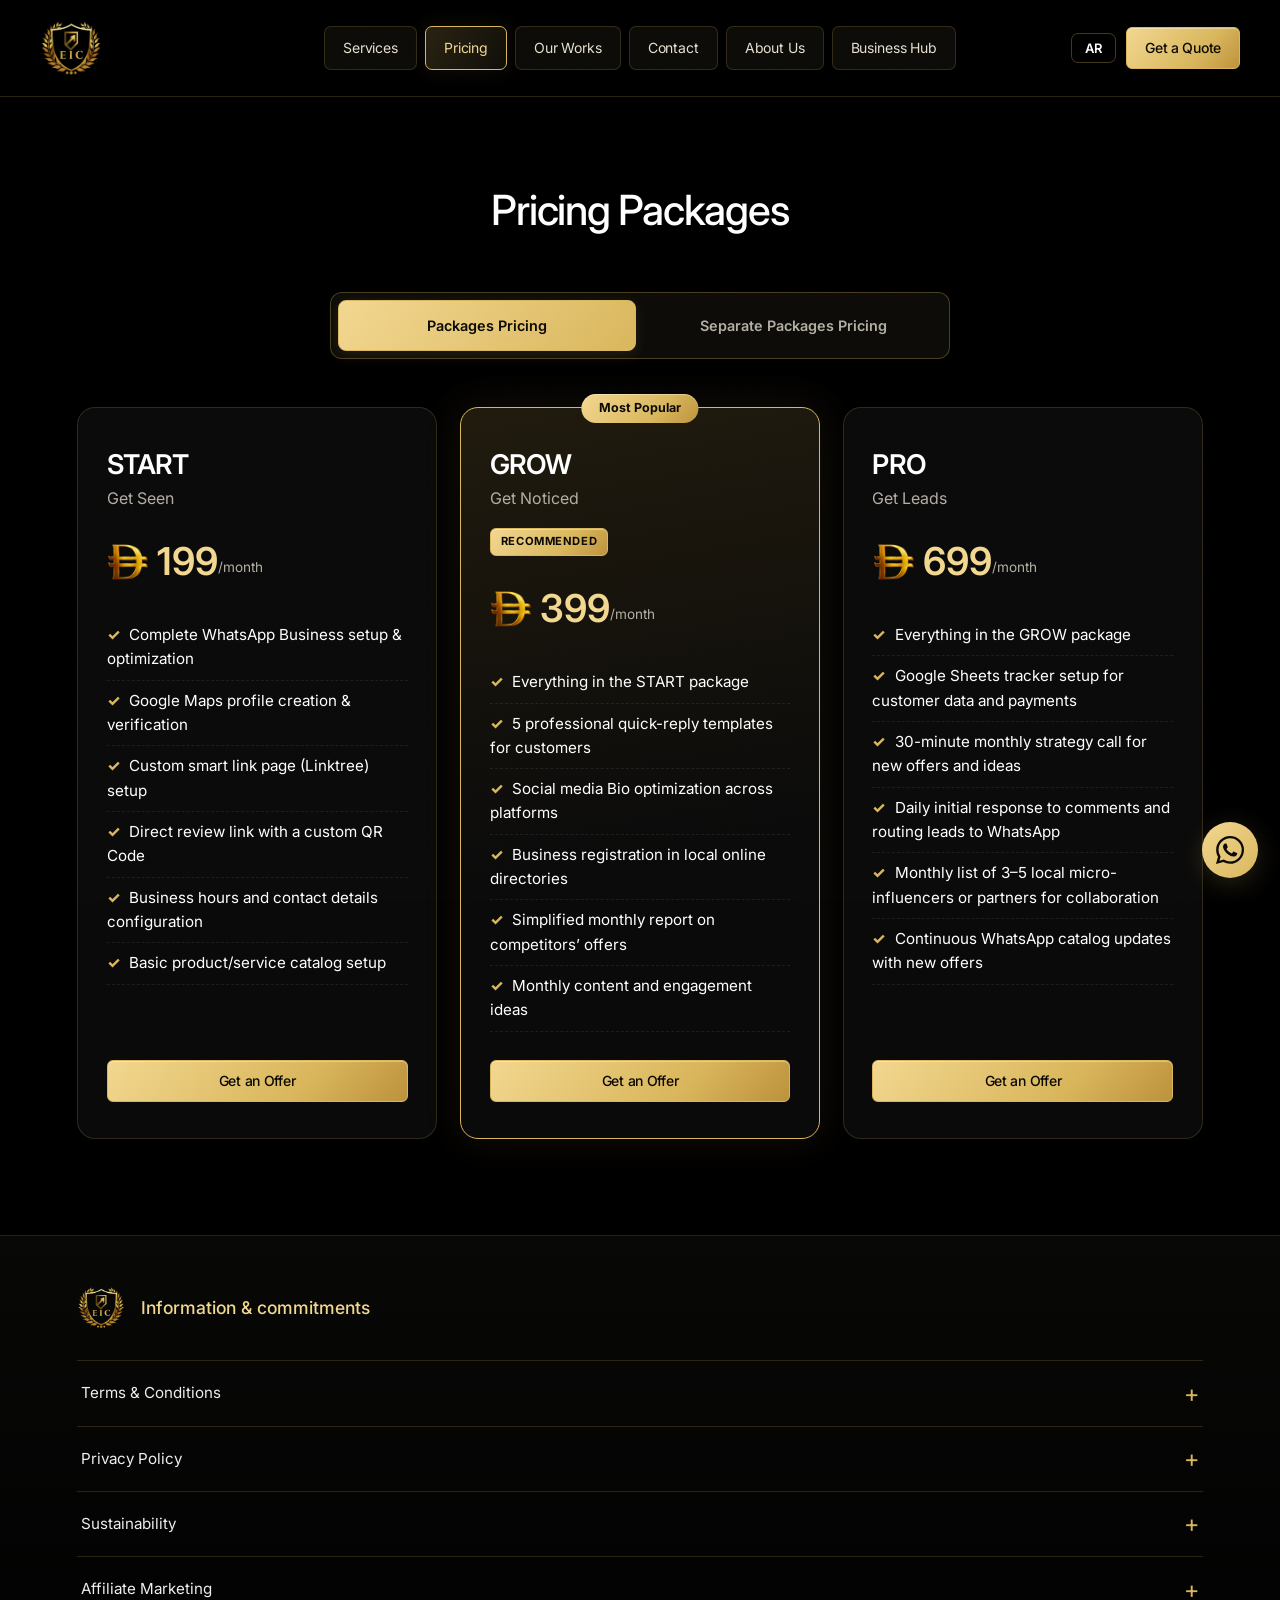
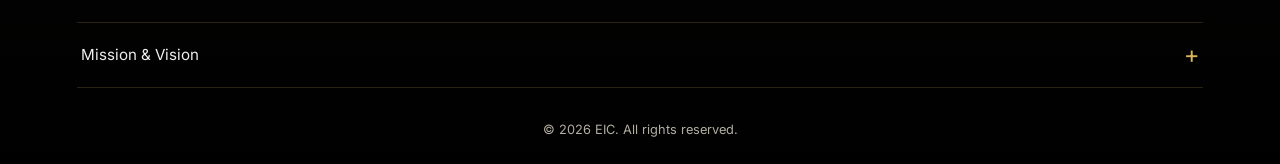
<file: pricing.html>
<!DOCTYPE html>
<html lang="en" dir="ltr">
<head>
<meta charset="UTF-8">
<meta name="viewport" content="width=device-width, initial-scale=1">
<title>Pricing — EIC Digital Services</title>
<meta name="description" content="EIC — digital, AI and web services agency.">
<link rel="icon" href="favicon.png">
<link rel="stylesheet" href="style.css">
<link rel="stylesheet" href="extensions.css">
</head>
<body style="background:#000;color:#fff" data-page="pricing">
<div class="grain"></div>
<div class="page">
<!-- ========== HEADER ========== -->
<header class="header">
  <a href="index.html" class="logo appear appear--scale" aria-label="EIC — Home"><img src="logo.png" alt="EIC logo"></a>
  <nav id="site-nav" aria-label="Primary">
    <a class="pill appear appear--scale" href="services.html" data-i18n="nav_services">Services</a>
    <a class="pill appear appear--scale current" href="pricing.html" data-i18n="nav_pricing">Pricing</a>
    <a class="pill appear appear--scale" href="works.html" data-i18n="nav_works">Our Works</a>
    <a class="pill appear appear--scale" href="contact.html" data-i18n="nav_contact">Contact</a>
    <a class="pill appear appear--scale" href="about.html" data-i18n="nav_about">About Us</a>
    <a class="pill appear appear--scale" href="business-hub.html" data-i18n="nav_hub">Business Hub</a>
  </nav>
  <div class="header-cta">
    <button class="lang appear appear--scale" id="lang" aria-label="Language">AR</button>
    <button class="btn btn-solid appear appear--scale" id="quoteBtn" data-i18n="nav_quote">Get a Quote</button>
    <button class="burger" id="burger" aria-label="Open menu" aria-controls="site-nav" aria-expanded="false"><i></i><i></i><i></i></button>
  </div>
</header>

<main>
<section class="section page-top" id="pricing">
  <h2 class="title reveal" data-i18n="pricing_title">Pricing Packages</h2>
  <div class="pricing-tabs" role="tablist" aria-label="Pricing groups">
    <button class="pricing-tab active" id="packages-tab" role="tab" aria-selected="true" aria-controls="packages-panel" tabindex="0" data-i18n="packages_tab">Packages Pricing</button>
    <button class="pricing-tab" id="separate-tab" role="tab" aria-selected="false" aria-controls="separate-panel" tabindex="-1" data-i18n="separate_tab">Separate Packages Pricing</button>
  </div>
  <div id="packages-panel" class="pricing-panel" role="tabpanel" aria-labelledby="packages-tab">
  <div class="grid pricing">

    <article class="plan reveal">
      <h3>START</h3><p class="tag" data-i18n="p1_tag">Get Seen</p>
      
      <div class="price"><b><span class="money" dir="ltr"><span class="dirham-symbol"><img src="assets/brand/dirham.png" alt="UAE dirham"></span><span>199</span></span></b><small data-i18n="mo">/month</small></div>
      <ul>
        <li data-i18n="p1f1">Complete WhatsApp Business setup &amp; optimization</li><li data-i18n="p1f2">Google Maps profile creation &amp; verification</li><li data-i18n="p1f3">Custom smart link page (Linktree) setup</li>
        <li data-i18n="p1f4">Direct review link with a custom QR Code</li><li data-i18n="p1f5">Business hours and contact details configuration</li><li data-i18n="p1f6">Basic product/service catalog setup</li>
      </ul>
      <a class="btn btn-solid" href="https://buy.stripe.com/28E6oz56k1Wvefq3zhgfu0K" data-i18n="get_offer">Get an Offer</a>
    </article>

    <article class="plan featured reveal">
      <div class="popular" data-i18n="popular">Most Popular</div>
      <h3>GROW</h3><p class="tag" data-i18n="p2_tag">Get Noticed</p>
      <div class="badges"><span class="badge small rec" data-i18n="recommended">RECOMMENDED</span></div>
      <div class="price"><b><span class="money" dir="ltr"><span class="dirham-symbol"><img src="assets/brand/dirham.png" alt="UAE dirham"></span><span>399</span></span></b><small data-i18n="mo">/month</small></div>
      <ul>
        <li data-i18n="p2f1">Everything in the START package</li><li data-i18n="p2f2">5 professional quick-reply templates for customers</li><li data-i18n="p2f3">Social media Bio optimization across platforms</li>
        <li data-i18n="p2f4">Business registration in local online directories</li><li data-i18n="p2f5">Simplified monthly report on competitors’ offers</li><li data-i18n="p2f6">Monthly content and engagement ideas</li>
      </ul>
      <a class="btn btn-solid" href="https://buy.stripe.com/fZu5kv1U8gRp1sE5Hpgfu0L" data-i18n="get_offer">Get an Offer</a>
    </article>

    <article class="plan reveal">
      <h3>PRO</h3><p class="tag" data-i18n="p3_tag">Get Leads</p>
      
      <div class="price"><b><span class="money" dir="ltr"><span class="dirham-symbol"><img src="assets/brand/dirham.png" alt="UAE dirham"></span><span>699</span></span></b><small data-i18n="mo">/month</small></div>
      <ul>
        <li data-i18n="p3f1">Everything in the GROW package</li><li data-i18n="p3f2">Google Sheets tracker setup for customer data and payments</li><li data-i18n="p3f3">30-minute monthly strategy call for new offers and ideas</li>
        <li data-i18n="p3f4">Daily initial response to comments and routing leads to WhatsApp</li><li data-i18n="p3f5">Monthly list of 3–5 local micro-influencers or partners for collaboration</li><li data-i18n="p3f6">Continuous WhatsApp catalog updates with new offers</li>
      </ul>
      <a class="btn btn-solid" href="https://buy.stripe.com/14A5kveGU58H5IUd9Rgfu0M" data-i18n="get_offer">Get an Offer</a>
    </article>
  </div>
  </div>
  <div id="separate-panel" class="pricing-panel" role="tabpanel" aria-labelledby="separate-tab" hidden>
  <div class="grid pricing separate-pricing">
    <article class="plan reveal">
      <h3 data-i18n="sp1">Website Development</h3>
      <div class="price"><span class="starting-from" data-i18n="starting_from">Starting from</span><b><span class="money" dir="ltr"><span class="dirham-symbol"><img src="assets/brand/dirham.png" alt="UAE dirham"></span><span>899</span></span></b></div>
      <ul>
        <li data-i18n="sp1f1">Custom Design: Fully responsive and tailored to your brand identity.</li>
        <li data-i18n="sp1f2">User Experience: Seamless navigation and mobile-friendly interface.</li>
        <li data-i18n="sp1f3">Performance: Optimized for speed, security, and high conversion rates.</li>
        <li class="special-gift" data-i18n="special_gift">🎁 Special Gift: A professionally designed Company Profile &amp; Portfolio.</li>
      </ul>
      <button class="btn btn-solid join" data-i18n="modal_send">Request Quote</button>
    </article>

    <article class="plan reveal">
      <h3 data-i18n="sp2">AI Agents</h3>
      <div class="price"><span class="starting-from" data-i18n="starting_from">Starting from</span><b><span class="money" dir="ltr"><span class="dirham-symbol"><img src="assets/brand/dirham.png" alt="UAE dirham"></span><span>1499</span></span></b></div>
      <ul>
        <li data-i18n="sp2f1">24/7 Automation: Custom AI assistant to handle customer inquiries round-the-clock.</li>
        <li data-i18n="sp2f2">Lead Generation: Intelligent qualification and data collection from prospects.</li>
        <li data-i18n="sp2f3">Operational Efficiency: Streamlines daily tasks so you can focus on scaling.</li>
        <li class="special-gift" data-i18n="special_gift">🎁 Special Gift: A professionally designed Company Profile &amp; Portfolio.</li>
      </ul>
      <button class="btn btn-solid join" data-i18n="modal_send">Request Quote</button>
    </article>

    <article class="plan reveal">
      <h3 data-i18n="sp3">AI Videos and images</h3>
      <div class="price"><span class="starting-from" data-i18n="starting_from">Starting from</span><b><span class="money" dir="ltr"><span class="dirham-symbol"><img src="assets/brand/dirham.png" alt="UAE dirham"></span><span>99</span></span></b></div>
      <ul>
        <li data-i18n="sp3f1">Professional Shoots: High-quality photography capturing your brand's essence.</li>
        <li data-i18n="sp3f2">Advanced Retouching: Expert editing to ensure polished, premium visuals.</li>
        <li data-i18n="sp3f3">Brand Alignment: Images tailored specifically for your marketing and social media needs.</li>
      </ul>
      <button class="btn btn-solid join" data-i18n="modal_send">Request Quote</button>
    </article>

    <article class="plan reveal">
      <h3 data-i18n="sp4">Video editing and Photography</h3>
      <div class="price"><span class="starting-from" data-i18n="starting_from">Starting from</span><b><span class="money" dir="ltr"><span class="dirham-symbol"><img src="assets/brand/dirham.png" alt="UAE dirham"></span><span>149</span></span></b></div>
      <ul>
        <li data-i18n="sp4f1">AI-Generated Visuals: Cutting-edge, custom image creation for your campaigns.</li>
        <li data-i18n="sp4f2">Dynamic Video Content: Highly engaging, futuristic videos designed to stand out.</li>
        <li data-i18n="sp4f3">Conversion Focus: Scroll-stopping ads optimized to grab attention and drive clicks.</li>
      </ul>
      <button class="btn btn-solid join" data-i18n="modal_send">Request Quote</button>
    </article>

    <article class="plan reveal">
      <h3 data-i18n="sp5">Marketing</h3>
      <div class="price"><span class="starting-from" data-i18n="starting_from">Starting from</span><b><span class="money" dir="ltr"><span class="dirham-symbol"><img src="assets/brand/dirham.png" alt="UAE dirham"></span><span>499</span></span></b><small data-i18n="mo">/month</small></div>
      <ul>
        <li data-i18n="sp5f1">Strategic Campaigns: Comprehensive planning and execution across digital platforms.</li>
        <li data-i18n="sp5f2">Targeted Advertising: Reaching your specific ideal audience to maximize ROI.</li>
        <li data-i18n="sp5f3">Growth & Analytics: Continuous optimization, brand awareness building, and lead generation.</li>
      </ul>
      <button class="btn btn-solid join" data-i18n="modal_send">Request Quote</button>
    </article>
  </div>
  </div>
</section>
</main>

<footer class="footer eic-footer"><div class="footer-heading"><img src="logo.png" alt="EIC Portal" width="48" height="48"><h2 class=""><span class="lang-en">Information &amp; commitments</span><span class="lang-ar">معلوماتنا والتزاماتنا</span></h2></div><div class="footer-accordions"><details id="footer-terms"><summary><span class=""><span class="lang-en">Terms &amp; Conditions</span><span class="lang-ar">شروط وأحكام</span></span></summary><div class="footer-content"><p class=""><span class="lang-en">Welcome to EIC PORTAL . These Terms &amp; Conditions set out the rules and guidelines for using our services and platform. By using our services, you agree to comply with these terms. Please read them carefully.</span><span class="lang-ar">مرحباً بك في EIC PORTAL. تحدد هذه الشروط قواعد استخدام منصتنا وخدماتنا. استخدام خدماتنا يعني موافقتك عليها؛ يرجى قراءتها بعناية.</span></p><h3 class=""><span class="lang-en">1. Acceptance of Terms</span><span class="lang-ar">1. قبول الشروط</span></h3><p class=""><span class="lang-en">By using the EIC PORTAL website or any of our services, you acknowledge that you have read, understood, and agree to be bound by these Terms &amp; Conditions. If you do not agree with any part of these terms, please do not use our services. We reserve the right to update or modify these terms at any time without prior notice. Your continued use of the services after any changes constitutes your acceptance of the modified terms.</span><span class="lang-ar">باستخدام موقع EIC PORTAL أو خدماته، تقر بأنك قرأت هذه الشروط وفهمتها ووافقت عليها. إن لم توافق على أي جزء منها، يرجى عدم استخدام خدماتنا. نحتفظ بحق تحديث الشروط أو تعديلها دون إشعار مسبق، ويعتبر استمرار الاستخدام قبولاً بالشروط المعدلة.</span></p><h3 class=""><span class="lang-en">2. Services</span><span class="lang-ar">2. الخدمات</span></h3><p class=""><span class="lang-en">EIC PORTAL provides a range of digital services including, but not limited to: Website and landing page development AI agents and automation Video production and photography AI-generated images and videos Digital marketing and advertising campaign management Digital and strategic consulting We reserve the right to modify or discontinue any service at any time without prior notice.</span><span class="lang-ar">نقدم تطوير المواقع وصفحات الهبوط، ووكلاء الذكاء الاصطناعي والأتمتة، وإنتاج الفيديو والتصوير، والصور والفيديوهات بالذكاء الاصطناعي، والتسويق الرقمي وإدارة الحملات والاستشارات الرقمية والاستراتيجية. نحتفظ بحق تعديل أي خدمة أو إيقافها دون إشعار مسبق.</span></p><h3 class=""><span class="lang-en">3. Client Responsibilities</span><span class="lang-ar">3. مسؤوليات العميل</span></h3><p class=""><span class="lang-en">The client agrees to: Provide accurate and complete information when requesting services Adhere to agreed deadlines for content delivery or approvals Not use our services for any illegal or harmful purposes Respect the intellectual property rights of EIC PORTAL and all third parties Maintain the confidentiality of any sensitive information exchanged</span><span class="lang-ar">يلتزم العميل بتقديم معلومات دقيقة وكاملة، واحترام المواعيد المتفق عليها لتسليم المحتوى والموافقات، وعدم استخدام خدماتنا لأغراض غير قانونية أو ضارة، واحترام حقوق الملكية الفكرية لنا وللغير، والمحافظة على سرية المعلومات الحساسة المتبادلة.</span></p><h3 class=""><span class="lang-en">4. Pricing &amp; Payment</span><span class="lang-ar">4. الأسعار والدفع</span></h3><p class=""><span class="lang-en">All prices listed on our website are in UAE Dirhams (AED) and are subject to change without prior notice. The final cost is agreed upon before work begins. A down payment is required before project commencement (percentage depends on project size) Invoices are issued periodically for monthly services In case of late payment, we reserve the right to temporarily suspend services All payments are non-refundable except in cases agreed upon in writing</span><span class="lang-ar">الأسعار بالدرهم الإماراتي وقابلة للتغيير دون إشعار مسبق، وتحدد التكلفة النهائية قبل بدء العمل. يلزم دفع مقدم تتحدد نسبته بحسب حجم المشروع، وتصدر فواتير دورية للخدمات الشهرية. قد نوقف الخدمات مؤقتاً عند تأخر الدفع. المدفوعات غير قابلة للاسترداد إلا في الحالات المتفق عليها كتابياً.</span></p><h3 class=""><span class="lang-en">5. Intellectual Property</span><span class="lang-ar">5. الملكية الفكرية</span></h3><p class=""><span class="lang-en">All content, materials, designs, logos, and software on the EIC PORTAL website are the exclusive property of us or our licensors, protected under copyright and trademark laws. No part of these materials may be copied, modified, distributed, or used without our prior written permission. Upon project completion and full payment, intellectual property rights of the final product transfer to the client, unless otherwise stated in the contract.</span><span class="lang-ar">محتوى الموقع وتصاميمه وشعاراته وبرمجياته ملك لنا أو للجهات المرخصة لنا، وتحميه قوانين حقوق النشر والعلامات التجارية. لا يجوز نسخه أو تعديله أو توزيعه أو استخدامه دون إذن كتابي مسبق. تنتقل حقوق المنتج النهائي للعميل بعد إتمام المشروع وسداد كامل المبلغ، ما لم ينص العقد على خلاف ذلك.</span></p><h3 class=""><span class="lang-en">6. Privacy &amp; Data Protection</span><span class="lang-ar">6. الخصوصية وحماية البيانات</span></h3><p class=""><span class="lang-en">We take your privacy seriously. We are committed to protecting your personal data in accordance with best practices and applicable laws in the United Arab Emirates. We collect only the data necessary to provide our services We do not share your data with third parties without your consent We use advanced security measures to protect your information You can request deletion of your data at any time</span><span class="lang-ar">نلتزم بحماية بياناتك وفق أفضل الممارسات والقوانين المعمول بها في الإمارات العربية المتحدة. نجمع البيانات الضرورية لتقديم الخدمات فقط، ولا نشاركها مع أطراف ثالثة دون موافقتك، ونستخدم وسائل أمنية متقدمة لحمايتها. يمكنك طلب حذف بياناتك في أي وقت.</span></p><h3 class=""><span class="lang-en">7. Limitation of Liability</span><span class="lang-ar">7. حدود المسؤولية</span></h3><p class=""><span class="lang-en">EIC PORTAL makes every effort to provide high-quality services. However, we are not liable for: Any indirect or consequential losses resulting from the use of our services Service interruptions due to factors beyond our control (force majeure, technical failures, etc.) Third-party content or services linked to our website Client misuse of the services or products provided</span><span class="lang-ar">نبذل كل جهد لتقديم خدمات عالية الجودة، لكننا لا نتحمل مسؤولية الخسائر غير المباشرة أو التبعية، أو انقطاع الخدمات بسبب عوامل خارج سيطرتنا مثل القوة القاهرة والأعطال التقنية، أو محتوى وخدمات الأطراف الثالثة المرتبطة بالموقع، أو سوء استخدام العميل للخدمات والمنتجات.</span></p><h3 class=""><span class="lang-en">8. Governing Law</span><span class="lang-ar">8. القانون المعمول به</span></h3><p class=""><span class="lang-en">These Terms &amp; Conditions are governed by and construed in accordance with the laws of the United Arab Emirates. Any dispute arising out of or in connection with these terms shall be subject to the exclusive jurisdiction of the competent courts in the United Arab Emirates.</span><span class="lang-ar">تخضع هذه الشروط لقوانين دولة الإمارات العربية المتحدة، وتختص المحاكم الإماراتية المختصة حصرياً بالنزاعات الناشئة عنها أو المرتبطة بها.</span></p><h3 class=""><span class="lang-en">9. Contact Us</span><span class="lang-ar">9. تواصل معنا</span></h3><p class=""><span class="lang-en">If you have any questions or inquiries about these Terms &amp; Conditions, you can contact us through the Contact Us page on our website.</span><span class="lang-ar">لأي سؤال يتعلق بالشروط والأحكام، تواصل معنا من خلال صفحة Contact Us على الموقع.</span></p><p class="policy-note"><span class="lang-en">Note: By using EIC PORTAL services, you acknowledge that you have read, understood, and agreed to all the terms and conditions outlined above. Last updated: January 2026.</span><span class="lang-ar">باستخدام خدمات EIC PORTAL، تقر بأنك قرأت هذه السياسة وفهمتها ووافقت عليها. آخر تحديث: يناير 2026.</span></p><a class="btn btn-ghost" href="contact.html"><span class=""><span class="lang-en">Contact Us</span><span class="lang-ar">تواصل معنا</span></span></a></div></details><details id="footer-privacy"><summary><span class=""><span class="lang-en">Privacy Policy</span><span class="lang-ar">سياسة الخصوصية</span></span></summary><div class="footer-content"><p class=""><span class="lang-en">At EIC PORTAL , we are committed to protecting your privacy and personal data. This policy explains how we collect, use, and protect your information when you use our services. Please read it carefully.</span><span class="lang-ar">نلتزم بحماية خصوصيتك وبياناتك الشخصية. توضح هذه السياسة كيفية جمع معلوماتك واستخدامها وحمايتها عند استخدام خدماتنا.</span></p><h3 class=""><span class="lang-en">1. Information We Collect</span><span class="lang-ar">1. المعلومات التي نجمعها</span></h3><p class=""><span class="lang-en">We may collect the following types of information: Personally Identifiable Information: Name, email, phone number, company name Usage Information: How you interact with our website and services, pages visited, time spent Technical Information: IP address, browser type, operating system, device type Project Information: Details of projects you request or collaborate with us on</span><span class="lang-ar">قد نجمع الاسم والبريد الإلكتروني ورقم الهاتف واسم الشركة؛ ومعلومات استخدام الموقع مثل الصفحات التي تزورها والوقت الذي تقضيه؛ ومعلومات تقنية مثل عنوان IP ونوع المتصفح ونظام التشغيل والجهاز؛ وتفاصيل المشاريع التي تطلبها أو تتعاون معنا عليها.</span></p><h3 class=""><span class="lang-en">2. How We Use Your Information</span><span class="lang-ar">2. استخدام المعلومات</span></h3><p class=""><span class="lang-en">We use the information we collect for the following purposes: Providing, improving, and customizing our services Communicating with you regarding projects and inquiries Sending updates and promotional offers (with your consent) Analyzing website usage to improve user experience Complying with legal and regulatory requirements Protecting our rights, property, and preventing fraud</span><span class="lang-ar">نستخدم المعلومات لتقديم خدماتنا وتحسينها وتخصيصها، والتواصل بشأن المشاريع والاستفسارات، وإرسال التحديثات والعروض بموافقتك، وتحليل الاستخدام لتحسين التجربة، والامتثال للمتطلبات القانونية والتنظيمية، وحماية حقوقنا وممتلكاتنا ومنع الاحتيال.</span></p><h3 class=""><span class="lang-en">3. Information Sharing</span><span class="lang-ar">3. مشاركة المعلومات</span></h3><p class=""><span class="lang-en">We do not sell or rent your personal information to third parties. We may share your information only in the following cases: Service Providers: With trusted partners who help us operate our business (e.g., hosting, analytics) Legal Compliance: If required by law or legal process Protecting Rights: To protect our rights, property, or the safety of our users With Your Consent: In any other case with your explicit consent</span><span class="lang-ar">لا نبيع بياناتك أو نؤجرها. قد نشاركها مع مقدمي خدمات موثوقين مثل الاستضافة والتحليلات، أو للامتثال للقانون والإجراءات القانونية، أو لحماية حقوقنا وممتلكاتنا وسلامة المستخدمين، أو بموافقتك الصريحة في الحالات الأخرى.</span></p><h3 class=""><span class="lang-en">4. Cookies</span><span class="lang-ar">4. ملفات تعريف الارتباط</span></h3><p class=""><span class="lang-en">We use cookies and similar technologies to enhance your experience on our website. These files help us: Remember your preferences and settings Understand how you use our website Provide more relevant content and ads Improve website performance and security You can control cookies through your browser settings. However, disabling them may affect your experience on the website.</span><span class="lang-ar">نستخدم ملفات تعريف الارتباط وتقنيات مشابهة لتذكر تفضيلاتك، وفهم استخدام الموقع، وتقديم محتوى وإعلانات أكثر ملاءمة، وتحسين الأداء والأمان. يمكنك التحكم بها من إعدادات المتصفح، لكن تعطيلها قد يؤثر على تجربتك.</span></p><h3 class=""><span class="lang-en">5. Data Security</span><span class="lang-ar">5. أمن البيانات</span></h3><p class=""><span class="lang-en">We take appropriate technical and administrative security measures to protect your personal information from unauthorized access, alteration, disclosure, or destruction. These measures include: Data encryption during transmission and storage Restricted access to personal information Periodic review of data collection and storage practices Training employees on data protection practices However, no method of transmission over the internet can be guaranteed 100% secure.</span><span class="lang-ar">نتخذ تدابير تقنية وإدارية لحماية المعلومات من الوصول أو التعديل أو الإفصاح أو الإتلاف غير المصرح به، تشمل التشفير أثناء النقل والتخزين، وتقييد الوصول، والمراجعة الدورية لممارسات جمع البيانات وتخزينها، وتدريب الموظفين. لا يمكن ضمان أمان النقل عبر الإنترنت بنسبة 100%.</span></p><h3 class=""><span class="lang-en">6. Your Rights</span><span class="lang-ar">6. حقوقك</span></h3><p class=""><span class="lang-en">You have the following rights regarding your personal information: Right to Access: Request a copy of the personal information we hold about you Right to Rectification: Request correction of any inaccurate or incomplete information Right to Erasure: Request deletion of your personal information under certain circumstances Right to Object: Object to the processing of your information for certain purposes Right to Data Portability: Request transfer of your information to another entity Right to Withdraw Consent: Withdraw your consent to data processing at any time To exercise any of these rights, please contact us through the Contact Us page.</span><span class="lang-ar">يمكنك طلب نسخة من معلوماتك، وتصحيح البيانات غير الدقيقة أو الناقصة، وحذفها في ظروف معينة، والاعتراض على معالجتها لأغراض معينة، وطلب نقلها إلى جهة أخرى، وسحب موافقتك على المعالجة في أي وقت. تواصل معنا عبر صفحة Contact Us لممارسة حقوقك.</span></p><h3 class=""><span class="lang-en">7. Children&#x27;s Privacy</span><span class="lang-ar">7. خصوصية الأطفال</span></h3><p class=""><span class="lang-en">Our services are not directed to children under 18. We do not knowingly collect personal information from children. If we discover that we have collected information from a child without parental consent, we will take steps to delete this information.</span><span class="lang-ar">خدماتنا غير موجهة لمن هم دون 18 عاماً، ولا نجمع بيانات الأطفال عمداً. إذا اكتشفنا جمع بيانات طفل دون موافقة ولي أمره، سنتخذ خطوات لحذفها.</span></p><h3 class=""><span class="lang-en">8. Updates to This Policy</span><span class="lang-ar">8. تحديث السياسة</span></h3><p class=""><span class="lang-en">We may update this Privacy Policy from time to time to reflect changes in our practices or for operational, legal, or regulatory reasons. We will post the updated version on this page with a &quot;Last Updated&quot; date. We encourage you to review this policy periodically to stay informed about how we protect your information.</span><span class="lang-ar">قد نحدث السياسة لتعكس ممارساتنا أو لأسباب تشغيلية أو قانونية أو تنظيمية. ننشر النسخة المحدثة مع تاريخ آخر تحديث، وننصح بمراجعتها دورياً لمعرفة كيفية حماية معلوماتك.</span></p><h3 class=""><span class="lang-en">9. Contact Us</span><span class="lang-ar">9. تواصل معنا</span></h3><p class=""><span class="lang-en">If you have any questions or inquiries about this Privacy Policy or our data practices, you can contact us through the Contact Us page on our website.</span><span class="lang-ar">لأي سؤال عن هذه السياسة أو ممارسات البيانات، تواصل معنا من خلال صفحة Contact Us.</span></p><p class="policy-note"><span class="lang-en">Note: By using EIC PORTAL services, you acknowledge that you have read, understood, and agreed to this Privacy Policy. Last updated: January 2026.</span><span class="lang-ar">باستخدام خدمات EIC PORTAL، تقر بأنك قرأت هذه السياسة وفهمتها ووافقت عليها. آخر تحديث: يناير 2026.</span></p><a class="btn btn-ghost" href="contact.html"><span class=""><span class="lang-en">Contact Us</span><span class="lang-ar">تواصل معنا</span></span></a></div></details><details id="footer-sustainability"><summary><span class=""><span class="lang-en">Sustainability</span><span class="lang-ar">الاستدامة</span></span></summary><div class="footer-content"><p class=""><span class="lang-en">At EIC PORTAL , we believe business success isn&#x27;t measured by profits alone, but by the positive impact we leave on our planet and community. We are committed to integrating sustainability principles into everything we do — from reducing the carbon footprint of our digital operations to supporting community and environmental initiatives.</span><span class="lang-ar">في EIC PORTAL، لا نقيس النجاح بالأرباح وحدها، بل بالأثر الإيجابي الذي نتركه على كوكبنا ومجتمعنا. ندمج الاستدامة في أعمالنا، من تقليل البصمة الكربونية للعمليات الرقمية إلى دعم المبادرات البيئية والمجتمعية.</span></p><div class="eic-grid"><article class="eic-card"><h3 class=""><span class="lang-en">Environmental Sustainability</span><span class="lang-ar">الاستدامة البيئية</span></h3><p class=""><span class="lang-en">We reduce our environmental impact by optimizing energy efficiency in our servers, promoting remote digital work, and supporting reforestation projects.</span><span class="lang-ar">نقلل أثرنا البيئي بتحسين كفاءة الطاقة في خوادمنا، وتشجيع العمل الرقمي عن بعد، ودعم مشاريع إعادة التشجير.</span></p></article><article class="eic-card"><h3 class=""><span class="lang-en">Social Responsibility</span><span class="lang-ar">المسؤولية الاجتماعية</span></h3><p class=""><span class="lang-en">We believe a strong community is the foundation of successful business. We support educational initiatives and empower youth in technology and creativity.</span><span class="lang-ar">نؤمن بأن المجتمع القوي أساس الأعمال الناجحة. ندعم المبادرات التعليمية وتمكين الشباب في التكنولوجيا والإبداع.</span></p></article><article class="eic-card"><h3 class=""><span class="lang-en">Governance &amp; Ethics</span><span class="lang-ar">الحوكمة والأخلاقيات</span></h3><p class=""><span class="lang-en">We adhere to the highest standards of transparency and integrity in our dealings, applying ethical and fair business practices with our clients, partners, and team.</span><span class="lang-ar">نلتزم بأعلى معايير الشفافية والنزاهة، ونطبق ممارسات عادلة وأخلاقية مع العملاء والشركاء والفريق.</span></p></article><article class="eic-card"><h3 class=""><span class="lang-en">Eco-Friendly Digitalization</span><span class="lang-ar">التحول الرقمي الصديق للبيئة</span></h3><p class=""><span class="lang-en">We rely on energy-efficient cloud solutions and encourage our clients to go digital to reduce paper and natural resource usage.</span><span class="lang-ar">نعتمد حلولاً سحابية موفرة للطاقة، ونشجع العملاء على التحول الرقمي لتقليل استهلاك الورق والموارد الطبيعية.</span></p></article><article class="eic-card"><h3 class=""><span class="lang-en">Community Initiatives</span><span class="lang-ar">المبادرات المجتمعية</span></h3><p class=""><span class="lang-en">We allocate a portion of our profits to support educational and charitable projects, and encourage our team to volunteer in local initiatives.</span><span class="lang-ar">نخصص جزءاً من أرباحنا لدعم المشاريع التعليمية والخيرية، ونشجع فريقنا على التطوع في المبادرات المحلية.</span></p></article><article class="eic-card"><h3 class=""><span class="lang-en">Reducing Digital Waste</span><span class="lang-ar">تقليل الهدر الرقمي</span></h3><p class=""><span class="lang-en">We optimize our digital projects to reduce data and energy consumption, supporting responsible storage practices.</span><span class="lang-ar">نحسن مشاريعنا لتقليل استهلاك البيانات والطاقة، وندعم ممارسات التخزين المسؤولة.</span></p></article><article class="eic-card"><h3 class=""><span class="lang-en">Green Partnerships</span><span class="lang-ar">الشراكات الخضراء</span></h3><p class=""><span class="lang-en">We collaborate with service providers and vendors who share our environmental and social values to amplify positive impact.</span><span class="lang-ar">نتعاون مع مقدمي الخدمات والموردين الذين يشاركوننا قيمنا البيئية والاجتماعية لتعزيز الأثر الإيجابي.</span></p></article></div><div class="eic-stats"><div><strong>100%</strong><span><span class="lang-en">Digital Operations</span><span class="lang-ar">عمليات رقمية</span></span></div><div><strong>0</strong><span><span class="lang-en">Paper Waste</span><span class="lang-ar">هدر ورقي</span></span></div><div><strong>5+</strong><span><span class="lang-en">Community Initiatives</span><span class="lang-ar">مبادرات مجتمعية</span></span></div><div><strong>24/7</strong><span><span class="lang-en">Sustainability Commitment</span><span class="lang-ar">التزام بالاستدامة</span></span></div></div><h3 class=""><span class="lang-en">Our Commitments</span><span class="lang-ar">التزاماتنا</span></h3><p class=""><span class="lang-en">At EIC PORTAL , we recognize that the technology sector consumes significant resources, and we take responsibility for reducing this impact. We continuously improve the efficiency of our digital operations and encourage our clients and partners to adopt sustainable practices. Our 2026 Goal — Achieve carbon neutrality across all our digital operations and contribute to planting 1,000 trees through environmental partnership initiatives. We believe sustainability is a collective journey and invite our clients and partners to join us in building a more conscious and responsible future. Every digital project we deliver is an opportunity to reduce environmental impact and increase positive social impact.</span><span class="lang-ar">ندرك أن قطاع التكنولوجيا يستهلك موارد كبيرة، ونتحمل مسؤولية تقليل هذا الأثر. نحسن كفاءة عملياتنا باستمرار، ونشجع العملاء والشركاء على تبني ممارسات مستدامة. هدفنا لعام 2026: الوصول إلى الحياد الكربوني في عملياتنا الرقمية والمساهمة في زراعة 1,000 شجرة عبر شراكات بيئية. الاستدامة رحلة جماعية، وندعوكم للمشاركة في بناء مستقبل أكثر وعياً ومسؤولية؛ فكل مشروع فرصة لتقليل الأثر البيئي وتعزيز الأثر الاجتماعي.</span></p></div></details><details id="footer-affiliate"><summary><span class=""><span class="lang-en">Affiliate Marketing</span><span class="lang-ar">التسويق بالعمولة</span></span></summary><div class="footer-content"><h3 class=""><span class="lang-en">Affiliate Marketing</span><span class="lang-ar">التسويق بالعمولة</span></h3><p class=""><span class="lang-en">Introduce businesses to EIC PORTAL and explore a referral partnership with our team. Tell us about your audience and the services you would like to promote.</span><span class="lang-ar">عرّف الشركات على EIC PORTAL وتواصل مع فريقنا لبحث شراكة إحالة. أخبرنا عن جمهورك والخدمات التي ترغب بالترويج لها.</span></p><p class=""><span class="lang-en">Commission rates, eligibility, attribution and payment terms are agreed in writing before participation. Contact us to discuss the details and apply.</span><span class="lang-ar">يتم الاتفاق كتابياً على نسبة العمولة وشروط المشاركة واحتساب الإحالات وطريقة الدفع قبل الانضمام. تواصل معنا لمناقشة التفاصيل والتقديم.</span></p><a class="btn btn-solid" href="contact.html"><span class=""><span class="lang-en">Become a Partner</span><span class="lang-ar">قدّم كشريك</span></span></a></div></details><details id="footer-mission"><summary><span class=""><span class="lang-en">Mission &amp; Vision</span><span class="lang-ar">الرسالة والرؤية</span></span></summary><div class="footer-content"><p class=""><span class="lang-en">At EIC PORTAL , we don&#x27;t just provide digital services — we create exceptional experiences that make a real difference. Our vision and mission are the compass guiding every decision we make and every project we deliver.</span><span class="lang-ar">لا نقدم خدمات رقمية فقط، بل نصنع تجارب استثنائية تُحدث فرقاً حقيقياً. رؤيتنا ورسالتنا توجهان كل قرار ومشروع.</span></p><div class="eic-grid"><article class="eic-card"><h3 class=""><span class="lang-en">Our Vision</span><span class="lang-ar">رؤيتنا</span></h3><p class=""><span class="lang-en">To be the first digital partner for ambitious brands in the Middle East, setting a new standard for creativity and quality in the digital services world.</span><span class="lang-ar">أن نكون الشريك الرقمي الأول للعلامات الطموحة في الشرق الأوسط، وأن نضع معياراً جديداً للإبداع والجودة.</span></p></article><article class="eic-card"><h3 class=""><span class="lang-en">Our Mission</span><span class="lang-ar">رسالتنا</span></h3><p class=""><span class="lang-en">To empower our clients to grow and excel through innovative digital solutions tailored to them, delivered fast and with high professionalism, focusing on tangible and measurable results.</span><span class="lang-ar">تمكين عملائنا من النمو والتميز عبر حلول مبتكرة ومخصصة، بسرعة واحترافية عالية ونتائج ملموسة وقابلة للقياس.</span></p></article></div><h3 class=""><span class="lang-en">Our Vision in Action</span><span class="lang-ar">رؤيتنا في العمل</span></h3><ul><li class=""><span class="lang-en">Leading digital innovation in the region</span><span class="lang-ar">قيادة الابتكار الرقمي في المنطقة</span></li><li class=""><span class="lang-en">Building an integrated digital ecosystem serving all sectors</span><span class="lang-ar">بناء منظومة رقمية متكاملة تخدم جميع القطاعات</span></li><li class=""><span class="lang-en">Delivering a new generation of smart and innovative solutions</span><span class="lang-ar">تقديم جيل جديد من الحلول الذكية والمبتكرة</span></li><li class=""><span class="lang-en">Being the first choice for every client seeking excellence</span><span class="lang-ar">أن نكون الخيار الأول لكل عميل يبحث عن التميز</span></li></ul><h3 class=""><span class="lang-en">Our Mission in Action</span><span class="lang-ar">رسالتنا في العمل</span></h3><ul><li class=""><span class="lang-en">Providing customized solutions that meet each client&#x27;s needs</span><span class="lang-ar">تقديم حلول مخصصة لاحتياجات كل عميل</span></li><li class=""><span class="lang-en">Commitment to the highest standards of quality and speed of delivery</span><span class="lang-ar">الالتزام بأعلى معايير الجودة وسرعة التسليم</span></li><li class=""><span class="lang-en">Building long-term relationships based on trust and transparency</span><span class="lang-ar">بناء علاقات طويلة الأمد قائمة على الثقة والشفافية</span></li><li class=""><span class="lang-en">Keeping pace with the latest technologies to deliver the best solutions</span><span class="lang-ar">مواكبة أحدث التقنيات لتقديم أفضل الحلول</span></li></ul><h3 class=""><span class="lang-en">Our Core Values</span><span class="lang-ar">قيمنا الأساسية</span></h3><div class="eic-grid"><article class="eic-card"><h3 class=""><span class="lang-en">Creativity</span><span class="lang-ar">الإبداع</span></h3><p class=""><span class="lang-en">We innovate unconventional solutions that exceed expectations.</span><span class="lang-ar">نبتكر حلولاً غير تقليدية تتجاوز التوقعات.</span></p></article><article class="eic-card"><h3 class=""><span class="lang-en">Transparency</span><span class="lang-ar">الشفافية</span></h3><p class=""><span class="lang-en">We believe in clarity and honesty in all our dealings.</span><span class="lang-ar">نؤمن بالوضوح والصدق في جميع تعاملاتنا.</span></p></article><article class="eic-card"><h3 class=""><span class="lang-en">Commitment</span><span class="lang-ar">الالتزام</span></h3><p class=""><span class="lang-en">We keep our promises and deliver on time.</span><span class="lang-ar">نفي بوعودنا ونسلم في الوقت المحدد.</span></p></article><article class="eic-card"><h3 class=""><span class="lang-en">Excellence</span><span class="lang-ar">التميز</span></h3><p class=""><span class="lang-en">We strive for perfection in every detail, no matter how small.</span><span class="lang-ar">نسعى للإتقان في كل تفصيل مهما كان صغيراً.</span></p></article></div><h3 class=""><span class="lang-en">Our Commitment to You</span><span class="lang-ar">التزامنا تجاهك</span></h3><p class=""><span class="lang-en">At EIC PORTAL , we promise to always be at the forefront of innovation, working with passion and integrity to achieve your goals. Your success is our success, and your growth is our motivation. We are committed to giving our best in every project and to being true partners in your journey toward excellence.</span><span class="lang-ar">نعدك بالعمل في مقدمة الابتكار بشغف ونزاهة لتحقيق أهدافك. نجاحك نجاحنا، ونموك حافزنا. نقدم أفضل ما لدينا في كل مشروع ونكون شركاء حقيقيين في رحلتك نحو التميز.</span></p><p class=""><span class="lang-en">Our vision drives us forward, our mission defines our path, and our values ensure we stay on the right track — always and forever.</span><span class="lang-ar">رؤيتنا تدفعنا للأمام، ورسالتنا تحدد طريقنا، وقيمنا تحافظ على المسار الصحيح دائماً.</span></p></div></details></div><p class="footer-copyright">© <span id="yr"></span> EIC. <span data-i18n="rights">All rights reserved.</span></p></footer>

<!-- Floating WhatsApp -->
<a class="wa" id="wa" href="https://wa.me/971551934540" target="_blank" rel="noopener" aria-label="WhatsApp">
  <svg viewBox="0 0 24 24" width="28" height="28" fill="currentColor" aria-hidden="true"><path d="M20.52 3.48A11.91 11.91 0 0 0 12.05 0C5.47 0 .12 5.35.12 11.93c0 2.1.55 4.15 1.6 5.96L0 24l6.26-1.64a11.9 11.9 0 0 0 5.79 1.48h.01C18.63 23.84 24 18.49 24 11.91a11.87 11.87 0 0 0-3.48-8.43ZM12.06 21.82a9.87 9.87 0 0 1-5.03-1.38l-.36-.22-3.72.98.99-3.63-.24-.37a9.88 9.88 0 0 1-1.52-5.27c0-5.47 4.46-9.93 9.94-9.93a9.87 9.87 0 0 1 7.02 2.91 9.87 9.87 0 0 1 2.9 7.02c0 5.47-4.46 9.89-9.98 9.89Zm5.45-7.43c-.3-.15-1.76-.87-2.03-.97-.27-.1-.47-.15-.67.15-.2.3-.77.97-.94 1.17-.17.2-.35.22-.65.07-.3-.15-1.26-.46-2.4-1.48-.89-.79-1.49-1.76-1.67-2.06-.17-.3-.02-.46.13-.61.14-.13.3-.35.45-.52.15-.18.2-.3.3-.5.1-.2.05-.37-.02-.52-.08-.15-.67-1.62-.92-2.22-.24-.58-.49-.5-.67-.51H7.85c-.2 0-.52.07-.79.37-.27.3-1.04 1.02-1.04 2.49s1.07 2.89 1.22 3.09c.15.2 2.1 3.2 5.1 4.49.71.31 1.27.49 1.71.62.72.23 1.37.2 1.89.12.58-.09 1.76-.72 2.01-1.42.25-.69.25-1.29.18-1.42-.08-.12-.27-.2-.57-.34Z"/></svg>
</a>

<!-- ========== QUOTE MODAL ========== -->
<div class="modal" id="modal" aria-hidden="true">
  <div class="modal-box" role="dialog" aria-modal="true" aria-labelledby="mt">
    <button class="close" id="closeModal" aria-label="Close">&times;</button>
    <h3 id="mt" data-i18n="modal_title">Get a Free Quote</h3>
    <p data-i18n="modal_sub">Tell us what you need. We reply within 24 hours.</p>
    <form id="quoteForm" novalidate>
      <div class="field"><input id="qn" name="name" placeholder=" " required><label for="qn" data-i18n="l_name">Name</label></div>
      <div class="field"><input id="qe" name="email" type="email" placeholder=" " required><label for="qe" data-i18n="l_email">Email</label></div>
      <div class="field"><textarea id="qm" name="message" rows="3" placeholder=" " required></textarea><label for="qm" data-i18n="l_project">Your project</label></div>
      <button class="btn btn-solid" type="submit" data-i18n="modal_send">Request Quote</button>
      <p class="form-hint" data-i18n="form_hint"></p><p class="note" id="quoteNote" role="status"></p>
    </form>
  </div>
</div>

</div><!-- /.page -->
<script src="config.js"></script>
<script src="script.js"></script>
</body>
</html>
</file>
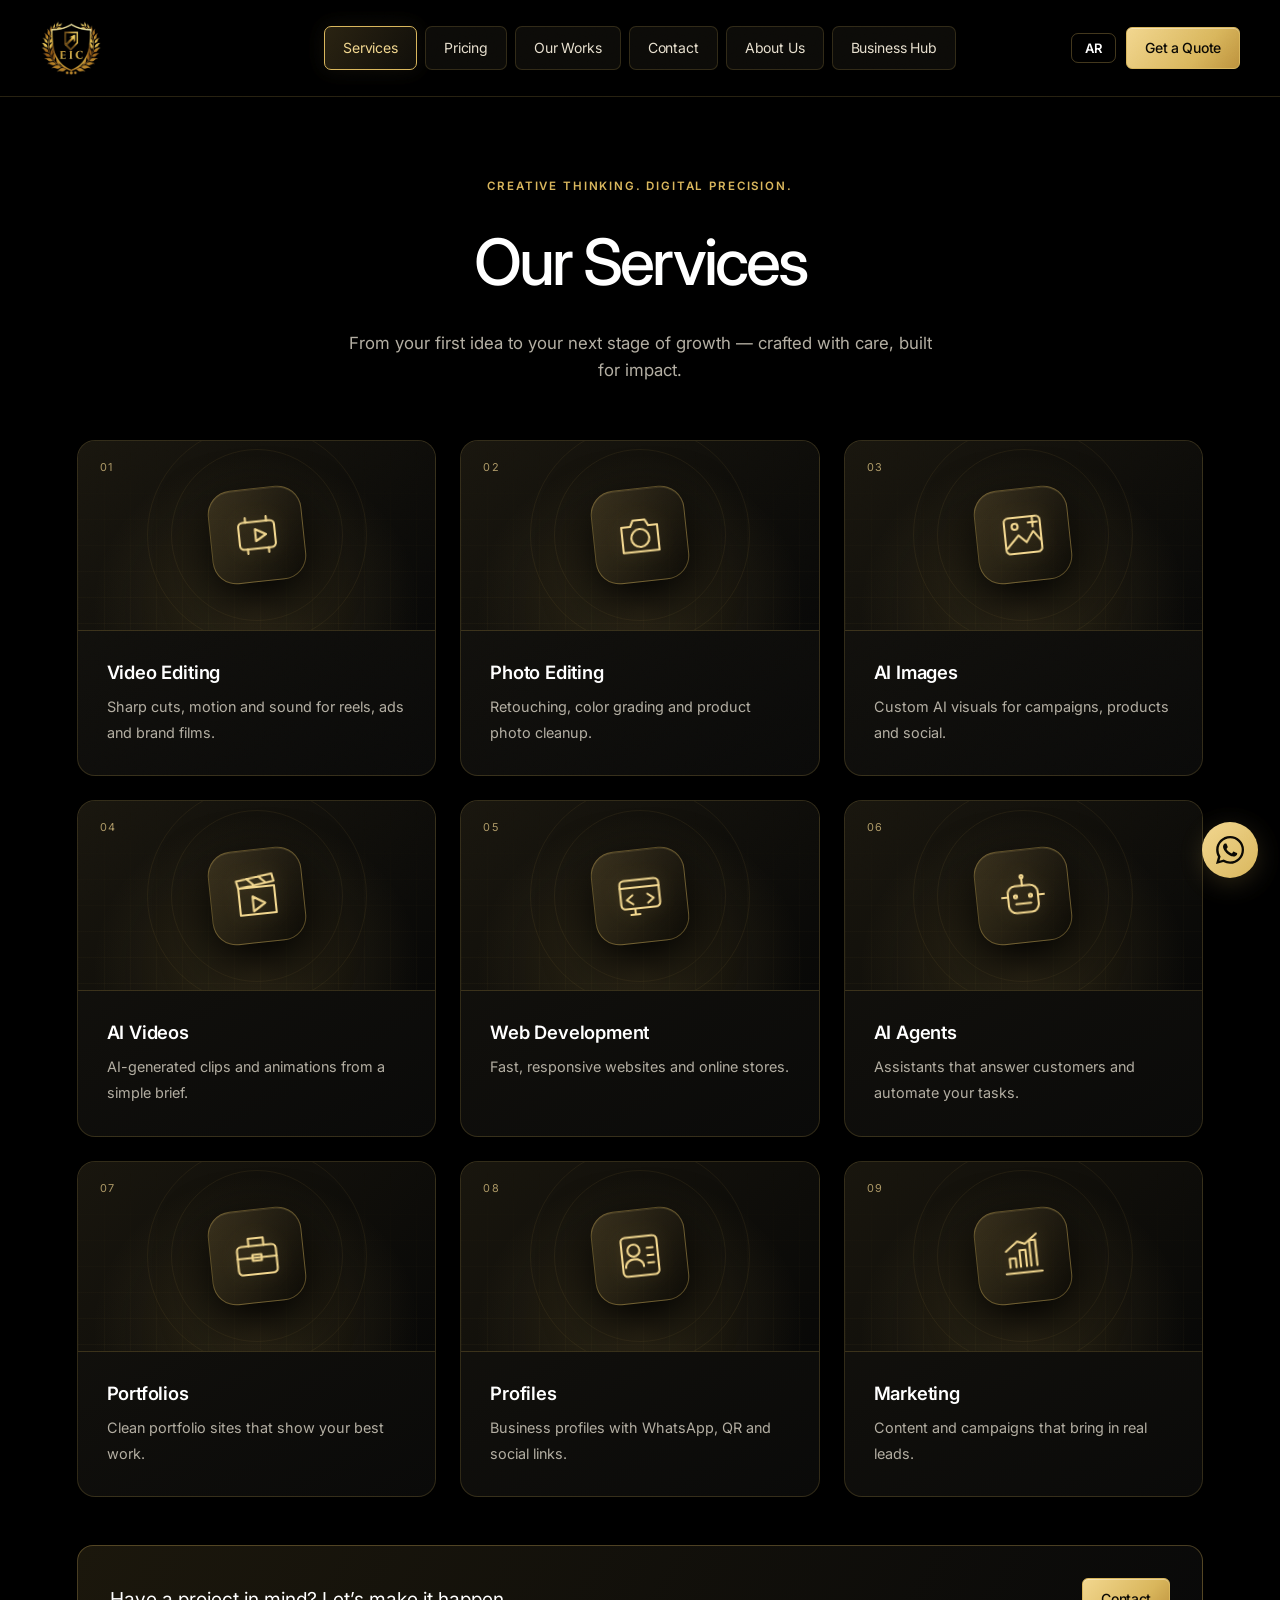
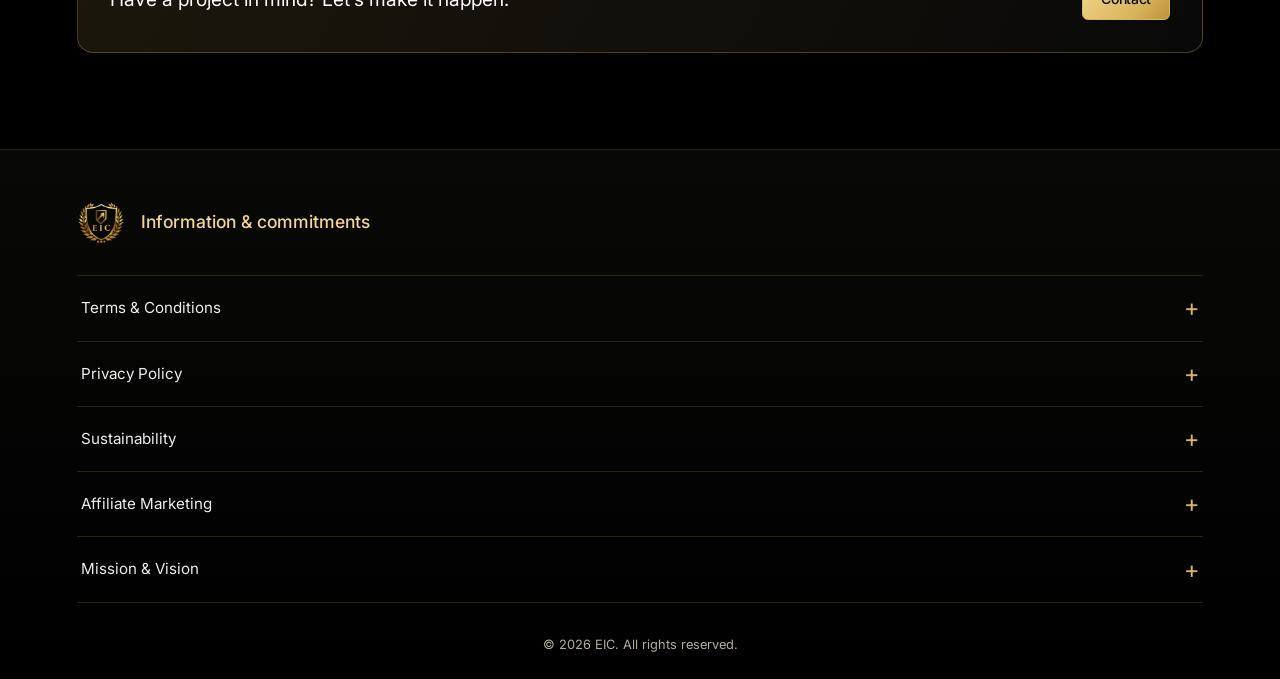
<file: services.html>
<!DOCTYPE html>
<html lang="en" dir="ltr">
<head>
<meta charset="UTF-8">
<meta name="viewport" content="width=device-width, initial-scale=1">
<title>Services — EIC Digital Services</title>
<meta name="description" content="EIC — digital, AI and web services agency.">
<link rel="icon" href="favicon.png">
<link rel="stylesheet" href="style.css">
<link rel="stylesheet" href="extensions.css">
</head>
<body style="background:#000;color:#fff" data-page="services">
<div class="grain"></div>
<div class="page">
<!-- ========== HEADER ========== -->
<header class="header">
  <a href="index.html" class="logo appear appear--scale" aria-label="EIC — Home"><img src="logo.png" alt="EIC logo"></a>
  <nav id="site-nav" aria-label="Primary">
    <a class="pill appear appear--scale current" href="services.html" data-i18n="nav_services">Services</a>
    <a class="pill appear appear--scale" href="pricing.html" data-i18n="nav_pricing">Pricing</a>
    <a class="pill appear appear--scale" href="works.html" data-i18n="nav_works">Our Works</a>
    <a class="pill appear appear--scale" href="contact.html" data-i18n="nav_contact">Contact</a>
    <a class="pill appear appear--scale" href="about.html" data-i18n="nav_about">About Us</a>
    <a class="pill appear appear--scale" href="business-hub.html" data-i18n="nav_hub">Business Hub</a>
  </nav>
  <div class="header-cta">
    <button class="lang appear appear--scale" id="lang" aria-label="Language">AR</button>
    <button class="btn btn-solid appear appear--scale" id="quoteBtn" data-i18n="nav_quote">Get a Quote</button>
    <button class="burger" id="burger" aria-label="Open menu" aria-controls="site-nav" aria-expanded="false"><i></i><i></i><i></i></button>
  </div>
</header>

<main>
<section class="section page-top" id="services">
  <div class="services-intro reveal"><span class="eyebrow" data-i18n="services_eyebrow">CREATIVE THINKING. DIGITAL PRECISION.</span><h2 class="title" data-i18n="services_title">Our Services</h2><p data-i18n="services_sub">From your first idea to your next stage of growth — crafted with care, built for impact.</p></div>
  <div class="grid services">
    <article class="card service-card reveal"><div class="service-art"><span class="service-number">01</span><div class="service-symbol"><svg viewBox="0 0 32 32" fill="none" stroke="currentColor" stroke-width="1.4" stroke-linecap="round" stroke-linejoin="round" aria-hidden="true"><rect x="4" y="7" width="24" height="18" rx="3"/><path d="m15 12 7 4-7 4zM9 7V4m14 3V4M9 25v3m14-3v3"/></svg></div><span class="service-orbit" aria-hidden="true"></span></div><h3 data-i18n="s1">Video Editing</h3><p data-i18n="s1d">Sharp cuts, motion and sound for reels, ads and brand films.</p></article>
    <article class="card service-card reveal"><div class="service-art"><span class="service-number">02</span><div class="service-symbol"><svg viewBox="0 0 32 32" fill="none" stroke="currentColor" stroke-width="1.4" stroke-linecap="round" stroke-linejoin="round" aria-hidden="true"><path d="M4 10h6l2-4h8l2 4h6v17H4z"/><circle cx="16" cy="18" r="6"/></svg></div><span class="service-orbit" aria-hidden="true"></span></div><h3 data-i18n="s2">Photo Editing</h3><p data-i18n="s2d">Retouching, color grading and product photo cleanup.</p></article>
    <article class="card service-card reveal"><div class="service-art"><span class="service-number">03</span><div class="service-symbol"><svg viewBox="0 0 32 32" fill="none" stroke="currentColor" stroke-width="1.4" stroke-linecap="round" stroke-linejoin="round" aria-hidden="true"><rect x="4" y="4" width="24" height="24" rx="3"/><path d="m5 24 8-8 5 5 5-7 5 7M23 5v6m-3-3h6"/><circle cx="11" cy="10" r="2"/></svg></div><span class="service-orbit" aria-hidden="true"></span></div><h3 data-i18n="s3">AI Images</h3><p data-i18n="s3d">Custom AI visuals for campaigns, products and social.</p></article>
    <article class="card service-card reveal"><div class="service-art"><span class="service-number">04</span><div class="service-symbol"><svg viewBox="0 0 32 32" fill="none" stroke="currentColor" stroke-width="1.4" stroke-linecap="round" stroke-linejoin="round" aria-hidden="true"><path d="M4 10h24v18H4zM4 10l-1-5 24-3 1 5zM10 4l4 4m4-5 4 4m-9 9 8 5-8 5z"/></svg></div><span class="service-orbit" aria-hidden="true"></span></div><h3 data-i18n="s4">AI Videos</h3><p data-i18n="s4d">AI-generated clips and animations from a simple brief.</p></article>
    <article class="card service-card reveal"><div class="service-art"><span class="service-number">05</span><div class="service-symbol"><svg viewBox="0 0 32 32" fill="none" stroke="currentColor" stroke-width="1.4" stroke-linecap="round" stroke-linejoin="round" aria-hidden="true"><rect x="3" y="5" width="26" height="19" rx="3"/><path d="M3 10h26m-18 5-4 3 4 3m10-6 4 3-4 3m-6 7h-6m3-4v4"/></svg></div><span class="service-orbit" aria-hidden="true"></span></div><h3 data-i18n="s5">Web Development</h3><p data-i18n="s5d">Fast, responsive websites and online stores.</p></article>
    <article class="card service-card reveal"><div class="service-art"><span class="service-number">06</span><div class="service-symbol"><svg viewBox="0 0 32 32" fill="none" stroke="currentColor" stroke-width="1.4" stroke-linecap="round" stroke-linejoin="round" aria-hidden="true"><rect x="6" y="9" width="20" height="18" rx="5"/><path d="M16 4v5M2 16h4m20 0h4M11 21h10"/><circle cx="11" cy="16" r="1"/><circle cx="21" cy="16" r="1"/><circle cx="16" cy="3" r="1"/></svg></div><span class="service-orbit" aria-hidden="true"></span></div><h3 data-i18n="s6">AI Agents</h3><p data-i18n="s6d">Assistants that answer customers and automate your tasks.</p></article>
    <article class="card service-card reveal"><div class="service-art"><span class="service-number">07</span><div class="service-symbol"><svg viewBox="0 0 32 32" fill="none" stroke="currentColor" stroke-width="1.4" stroke-linecap="round" stroke-linejoin="round" aria-hidden="true"><rect x="3" y="9" width="26" height="19" rx="3"/><path d="M11 9V4h10v5M3 17h26m-16-2h6v4h-6z"/></svg></div><span class="service-orbit" aria-hidden="true"></span></div><h3 data-i18n="s7">Portfolios</h3><p data-i18n="s7d">Clean portfolio sites that show your best work.</p></article>
    <article class="card service-card reveal"><div class="service-art"><span class="service-number">08</span><div class="service-symbol"><svg viewBox="0 0 32 32" fill="none" stroke="currentColor" stroke-width="1.4" stroke-linecap="round" stroke-linejoin="round" aria-hidden="true"><rect x="4" y="3" width="24" height="26" rx="3"/><circle cx="12" cy="12" r="4"/><path d="M6 23c0-7 12-7 12 0m3-12h4m-4 5h4m-4 5h4"/></svg></div><span class="service-orbit" aria-hidden="true"></span></div><h3 data-i18n="s8">Profiles</h3><p data-i18n="s8d">Business profiles with WhatsApp, QR and social links.</p></article>
    <article class="card service-card reveal"><div class="service-art"><span class="service-number">09</span><div class="service-symbol"><svg viewBox="0 0 32 32" fill="none" stroke="currentColor" stroke-width="1.4" stroke-linecap="round" stroke-linejoin="round" aria-hidden="true"><path d="M4 27h24M7 23v-6h4v6m3 0V12h4v11m3 0V6h4v17M5 12l8-6 5 2 8-6"/></svg></div><span class="service-orbit" aria-hidden="true"></span></div><h3 data-i18n="s9">Marketing</h3><p data-i18n="s9d">Content and campaigns that bring in real leads.</p></article>
  </div>
<div class="services-cta reveal"><p data-i18n="services_cta">Have a project in mind? Let’s make it happen.</p><a href="contact.html" class="btn btn-solid" data-i18n="nav_contact">Contact</a></div>
</section>
</main>

<footer class="footer eic-footer"><div class="footer-heading"><img src="logo.png" alt="EIC Portal" width="48" height="48"><h2 class=""><span class="lang-en">Information &amp; commitments</span><span class="lang-ar">معلوماتنا والتزاماتنا</span></h2></div><div class="footer-accordions"><details id="footer-terms"><summary><span class=""><span class="lang-en">Terms &amp; Conditions</span><span class="lang-ar">شروط وأحكام</span></span></summary><div class="footer-content"><p class=""><span class="lang-en">Welcome to EIC PORTAL . These Terms &amp; Conditions set out the rules and guidelines for using our services and platform. By using our services, you agree to comply with these terms. Please read them carefully.</span><span class="lang-ar">مرحباً بك في EIC PORTAL. تحدد هذه الشروط قواعد استخدام منصتنا وخدماتنا. استخدام خدماتنا يعني موافقتك عليها؛ يرجى قراءتها بعناية.</span></p><h3 class=""><span class="lang-en">1. Acceptance of Terms</span><span class="lang-ar">1. قبول الشروط</span></h3><p class=""><span class="lang-en">By using the EIC PORTAL website or any of our services, you acknowledge that you have read, understood, and agree to be bound by these Terms &amp; Conditions. If you do not agree with any part of these terms, please do not use our services. We reserve the right to update or modify these terms at any time without prior notice. Your continued use of the services after any changes constitutes your acceptance of the modified terms.</span><span class="lang-ar">باستخدام موقع EIC PORTAL أو خدماته، تقر بأنك قرأت هذه الشروط وفهمتها ووافقت عليها. إن لم توافق على أي جزء منها، يرجى عدم استخدام خدماتنا. نحتفظ بحق تحديث الشروط أو تعديلها دون إشعار مسبق، ويعتبر استمرار الاستخدام قبولاً بالشروط المعدلة.</span></p><h3 class=""><span class="lang-en">2. Services</span><span class="lang-ar">2. الخدمات</span></h3><p class=""><span class="lang-en">EIC PORTAL provides a range of digital services including, but not limited to: Website and landing page development AI agents and automation Video production and photography AI-generated images and videos Digital marketing and advertising campaign management Digital and strategic consulting We reserve the right to modify or discontinue any service at any time without prior notice.</span><span class="lang-ar">نقدم تطوير المواقع وصفحات الهبوط، ووكلاء الذكاء الاصطناعي والأتمتة، وإنتاج الفيديو والتصوير، والصور والفيديوهات بالذكاء الاصطناعي، والتسويق الرقمي وإدارة الحملات والاستشارات الرقمية والاستراتيجية. نحتفظ بحق تعديل أي خدمة أو إيقافها دون إشعار مسبق.</span></p><h3 class=""><span class="lang-en">3. Client Responsibilities</span><span class="lang-ar">3. مسؤوليات العميل</span></h3><p class=""><span class="lang-en">The client agrees to: Provide accurate and complete information when requesting services Adhere to agreed deadlines for content delivery or approvals Not use our services for any illegal or harmful purposes Respect the intellectual property rights of EIC PORTAL and all third parties Maintain the confidentiality of any sensitive information exchanged</span><span class="lang-ar">يلتزم العميل بتقديم معلومات دقيقة وكاملة، واحترام المواعيد المتفق عليها لتسليم المحتوى والموافقات، وعدم استخدام خدماتنا لأغراض غير قانونية أو ضارة، واحترام حقوق الملكية الفكرية لنا وللغير، والمحافظة على سرية المعلومات الحساسة المتبادلة.</span></p><h3 class=""><span class="lang-en">4. Pricing &amp; Payment</span><span class="lang-ar">4. الأسعار والدفع</span></h3><p class=""><span class="lang-en">All prices listed on our website are in UAE Dirhams (AED) and are subject to change without prior notice. The final cost is agreed upon before work begins. A down payment is required before project commencement (percentage depends on project size) Invoices are issued periodically for monthly services In case of late payment, we reserve the right to temporarily suspend services All payments are non-refundable except in cases agreed upon in writing</span><span class="lang-ar">الأسعار بالدرهم الإماراتي وقابلة للتغيير دون إشعار مسبق، وتحدد التكلفة النهائية قبل بدء العمل. يلزم دفع مقدم تتحدد نسبته بحسب حجم المشروع، وتصدر فواتير دورية للخدمات الشهرية. قد نوقف الخدمات مؤقتاً عند تأخر الدفع. المدفوعات غير قابلة للاسترداد إلا في الحالات المتفق عليها كتابياً.</span></p><h3 class=""><span class="lang-en">5. Intellectual Property</span><span class="lang-ar">5. الملكية الفكرية</span></h3><p class=""><span class="lang-en">All content, materials, designs, logos, and software on the EIC PORTAL website are the exclusive property of us or our licensors, protected under copyright and trademark laws. No part of these materials may be copied, modified, distributed, or used without our prior written permission. Upon project completion and full payment, intellectual property rights of the final product transfer to the client, unless otherwise stated in the contract.</span><span class="lang-ar">محتوى الموقع وتصاميمه وشعاراته وبرمجياته ملك لنا أو للجهات المرخصة لنا، وتحميه قوانين حقوق النشر والعلامات التجارية. لا يجوز نسخه أو تعديله أو توزيعه أو استخدامه دون إذن كتابي مسبق. تنتقل حقوق المنتج النهائي للعميل بعد إتمام المشروع وسداد كامل المبلغ، ما لم ينص العقد على خلاف ذلك.</span></p><h3 class=""><span class="lang-en">6. Privacy &amp; Data Protection</span><span class="lang-ar">6. الخصوصية وحماية البيانات</span></h3><p class=""><span class="lang-en">We take your privacy seriously. We are committed to protecting your personal data in accordance with best practices and applicable laws in the United Arab Emirates. We collect only the data necessary to provide our services We do not share your data with third parties without your consent We use advanced security measures to protect your information You can request deletion of your data at any time</span><span class="lang-ar">نلتزم بحماية بياناتك وفق أفضل الممارسات والقوانين المعمول بها في الإمارات العربية المتحدة. نجمع البيانات الضرورية لتقديم الخدمات فقط، ولا نشاركها مع أطراف ثالثة دون موافقتك، ونستخدم وسائل أمنية متقدمة لحمايتها. يمكنك طلب حذف بياناتك في أي وقت.</span></p><h3 class=""><span class="lang-en">7. Limitation of Liability</span><span class="lang-ar">7. حدود المسؤولية</span></h3><p class=""><span class="lang-en">EIC PORTAL makes every effort to provide high-quality services. However, we are not liable for: Any indirect or consequential losses resulting from the use of our services Service interruptions due to factors beyond our control (force majeure, technical failures, etc.) Third-party content or services linked to our website Client misuse of the services or products provided</span><span class="lang-ar">نبذل كل جهد لتقديم خدمات عالية الجودة، لكننا لا نتحمل مسؤولية الخسائر غير المباشرة أو التبعية، أو انقطاع الخدمات بسبب عوامل خارج سيطرتنا مثل القوة القاهرة والأعطال التقنية، أو محتوى وخدمات الأطراف الثالثة المرتبطة بالموقع، أو سوء استخدام العميل للخدمات والمنتجات.</span></p><h3 class=""><span class="lang-en">8. Governing Law</span><span class="lang-ar">8. القانون المعمول به</span></h3><p class=""><span class="lang-en">These Terms &amp; Conditions are governed by and construed in accordance with the laws of the United Arab Emirates. Any dispute arising out of or in connection with these terms shall be subject to the exclusive jurisdiction of the competent courts in the United Arab Emirates.</span><span class="lang-ar">تخضع هذه الشروط لقوانين دولة الإمارات العربية المتحدة، وتختص المحاكم الإماراتية المختصة حصرياً بالنزاعات الناشئة عنها أو المرتبطة بها.</span></p><h3 class=""><span class="lang-en">9. Contact Us</span><span class="lang-ar">9. تواصل معنا</span></h3><p class=""><span class="lang-en">If you have any questions or inquiries about these Terms &amp; Conditions, you can contact us through the Contact Us page on our website.</span><span class="lang-ar">لأي سؤال يتعلق بالشروط والأحكام، تواصل معنا من خلال صفحة Contact Us على الموقع.</span></p><p class="policy-note"><span class="lang-en">Note: By using EIC PORTAL services, you acknowledge that you have read, understood, and agreed to all the terms and conditions outlined above. Last updated: January 2026.</span><span class="lang-ar">باستخدام خدمات EIC PORTAL، تقر بأنك قرأت هذه السياسة وفهمتها ووافقت عليها. آخر تحديث: يناير 2026.</span></p><a class="btn btn-ghost" href="contact.html"><span class=""><span class="lang-en">Contact Us</span><span class="lang-ar">تواصل معنا</span></span></a></div></details><details id="footer-privacy"><summary><span class=""><span class="lang-en">Privacy Policy</span><span class="lang-ar">سياسة الخصوصية</span></span></summary><div class="footer-content"><p class=""><span class="lang-en">At EIC PORTAL , we are committed to protecting your privacy and personal data. This policy explains how we collect, use, and protect your information when you use our services. Please read it carefully.</span><span class="lang-ar">نلتزم بحماية خصوصيتك وبياناتك الشخصية. توضح هذه السياسة كيفية جمع معلوماتك واستخدامها وحمايتها عند استخدام خدماتنا.</span></p><h3 class=""><span class="lang-en">1. Information We Collect</span><span class="lang-ar">1. المعلومات التي نجمعها</span></h3><p class=""><span class="lang-en">We may collect the following types of information: Personally Identifiable Information: Name, email, phone number, company name Usage Information: How you interact with our website and services, pages visited, time spent Technical Information: IP address, browser type, operating system, device type Project Information: Details of projects you request or collaborate with us on</span><span class="lang-ar">قد نجمع الاسم والبريد الإلكتروني ورقم الهاتف واسم الشركة؛ ومعلومات استخدام الموقع مثل الصفحات التي تزورها والوقت الذي تقضيه؛ ومعلومات تقنية مثل عنوان IP ونوع المتصفح ونظام التشغيل والجهاز؛ وتفاصيل المشاريع التي تطلبها أو تتعاون معنا عليها.</span></p><h3 class=""><span class="lang-en">2. How We Use Your Information</span><span class="lang-ar">2. استخدام المعلومات</span></h3><p class=""><span class="lang-en">We use the information we collect for the following purposes: Providing, improving, and customizing our services Communicating with you regarding projects and inquiries Sending updates and promotional offers (with your consent) Analyzing website usage to improve user experience Complying with legal and regulatory requirements Protecting our rights, property, and preventing fraud</span><span class="lang-ar">نستخدم المعلومات لتقديم خدماتنا وتحسينها وتخصيصها، والتواصل بشأن المشاريع والاستفسارات، وإرسال التحديثات والعروض بموافقتك، وتحليل الاستخدام لتحسين التجربة، والامتثال للمتطلبات القانونية والتنظيمية، وحماية حقوقنا وممتلكاتنا ومنع الاحتيال.</span></p><h3 class=""><span class="lang-en">3. Information Sharing</span><span class="lang-ar">3. مشاركة المعلومات</span></h3><p class=""><span class="lang-en">We do not sell or rent your personal information to third parties. We may share your information only in the following cases: Service Providers: With trusted partners who help us operate our business (e.g., hosting, analytics) Legal Compliance: If required by law or legal process Protecting Rights: To protect our rights, property, or the safety of our users With Your Consent: In any other case with your explicit consent</span><span class="lang-ar">لا نبيع بياناتك أو نؤجرها. قد نشاركها مع مقدمي خدمات موثوقين مثل الاستضافة والتحليلات، أو للامتثال للقانون والإجراءات القانونية، أو لحماية حقوقنا وممتلكاتنا وسلامة المستخدمين، أو بموافقتك الصريحة في الحالات الأخرى.</span></p><h3 class=""><span class="lang-en">4. Cookies</span><span class="lang-ar">4. ملفات تعريف الارتباط</span></h3><p class=""><span class="lang-en">We use cookies and similar technologies to enhance your experience on our website. These files help us: Remember your preferences and settings Understand how you use our website Provide more relevant content and ads Improve website performance and security You can control cookies through your browser settings. However, disabling them may affect your experience on the website.</span><span class="lang-ar">نستخدم ملفات تعريف الارتباط وتقنيات مشابهة لتذكر تفضيلاتك، وفهم استخدام الموقع، وتقديم محتوى وإعلانات أكثر ملاءمة، وتحسين الأداء والأمان. يمكنك التحكم بها من إعدادات المتصفح، لكن تعطيلها قد يؤثر على تجربتك.</span></p><h3 class=""><span class="lang-en">5. Data Security</span><span class="lang-ar">5. أمن البيانات</span></h3><p class=""><span class="lang-en">We take appropriate technical and administrative security measures to protect your personal information from unauthorized access, alteration, disclosure, or destruction. These measures include: Data encryption during transmission and storage Restricted access to personal information Periodic review of data collection and storage practices Training employees on data protection practices However, no method of transmission over the internet can be guaranteed 100% secure.</span><span class="lang-ar">نتخذ تدابير تقنية وإدارية لحماية المعلومات من الوصول أو التعديل أو الإفصاح أو الإتلاف غير المصرح به، تشمل التشفير أثناء النقل والتخزين، وتقييد الوصول، والمراجعة الدورية لممارسات جمع البيانات وتخزينها، وتدريب الموظفين. لا يمكن ضمان أمان النقل عبر الإنترنت بنسبة 100%.</span></p><h3 class=""><span class="lang-en">6. Your Rights</span><span class="lang-ar">6. حقوقك</span></h3><p class=""><span class="lang-en">You have the following rights regarding your personal information: Right to Access: Request a copy of the personal information we hold about you Right to Rectification: Request correction of any inaccurate or incomplete information Right to Erasure: Request deletion of your personal information under certain circumstances Right to Object: Object to the processing of your information for certain purposes Right to Data Portability: Request transfer of your information to another entity Right to Withdraw Consent: Withdraw your consent to data processing at any time To exercise any of these rights, please contact us through the Contact Us page.</span><span class="lang-ar">يمكنك طلب نسخة من معلوماتك، وتصحيح البيانات غير الدقيقة أو الناقصة، وحذفها في ظروف معينة، والاعتراض على معالجتها لأغراض معينة، وطلب نقلها إلى جهة أخرى، وسحب موافقتك على المعالجة في أي وقت. تواصل معنا عبر صفحة Contact Us لممارسة حقوقك.</span></p><h3 class=""><span class="lang-en">7. Children&#x27;s Privacy</span><span class="lang-ar">7. خصوصية الأطفال</span></h3><p class=""><span class="lang-en">Our services are not directed to children under 18. We do not knowingly collect personal information from children. If we discover that we have collected information from a child without parental consent, we will take steps to delete this information.</span><span class="lang-ar">خدماتنا غير موجهة لمن هم دون 18 عاماً، ولا نجمع بيانات الأطفال عمداً. إذا اكتشفنا جمع بيانات طفل دون موافقة ولي أمره، سنتخذ خطوات لحذفها.</span></p><h3 class=""><span class="lang-en">8. Updates to This Policy</span><span class="lang-ar">8. تحديث السياسة</span></h3><p class=""><span class="lang-en">We may update this Privacy Policy from time to time to reflect changes in our practices or for operational, legal, or regulatory reasons. We will post the updated version on this page with a &quot;Last Updated&quot; date. We encourage you to review this policy periodically to stay informed about how we protect your information.</span><span class="lang-ar">قد نحدث السياسة لتعكس ممارساتنا أو لأسباب تشغيلية أو قانونية أو تنظيمية. ننشر النسخة المحدثة مع تاريخ آخر تحديث، وننصح بمراجعتها دورياً لمعرفة كيفية حماية معلوماتك.</span></p><h3 class=""><span class="lang-en">9. Contact Us</span><span class="lang-ar">9. تواصل معنا</span></h3><p class=""><span class="lang-en">If you have any questions or inquiries about this Privacy Policy or our data practices, you can contact us through the Contact Us page on our website.</span><span class="lang-ar">لأي سؤال عن هذه السياسة أو ممارسات البيانات، تواصل معنا من خلال صفحة Contact Us.</span></p><p class="policy-note"><span class="lang-en">Note: By using EIC PORTAL services, you acknowledge that you have read, understood, and agreed to this Privacy Policy. Last updated: January 2026.</span><span class="lang-ar">باستخدام خدمات EIC PORTAL، تقر بأنك قرأت هذه السياسة وفهمتها ووافقت عليها. آخر تحديث: يناير 2026.</span></p><a class="btn btn-ghost" href="contact.html"><span class=""><span class="lang-en">Contact Us</span><span class="lang-ar">تواصل معنا</span></span></a></div></details><details id="footer-sustainability"><summary><span class=""><span class="lang-en">Sustainability</span><span class="lang-ar">الاستدامة</span></span></summary><div class="footer-content"><p class=""><span class="lang-en">At EIC PORTAL , we believe business success isn&#x27;t measured by profits alone, but by the positive impact we leave on our planet and community. We are committed to integrating sustainability principles into everything we do — from reducing the carbon footprint of our digital operations to supporting community and environmental initiatives.</span><span class="lang-ar">في EIC PORTAL، لا نقيس النجاح بالأرباح وحدها، بل بالأثر الإيجابي الذي نتركه على كوكبنا ومجتمعنا. ندمج الاستدامة في أعمالنا، من تقليل البصمة الكربونية للعمليات الرقمية إلى دعم المبادرات البيئية والمجتمعية.</span></p><div class="eic-grid"><article class="eic-card"><h3 class=""><span class="lang-en">Environmental Sustainability</span><span class="lang-ar">الاستدامة البيئية</span></h3><p class=""><span class="lang-en">We reduce our environmental impact by optimizing energy efficiency in our servers, promoting remote digital work, and supporting reforestation projects.</span><span class="lang-ar">نقلل أثرنا البيئي بتحسين كفاءة الطاقة في خوادمنا، وتشجيع العمل الرقمي عن بعد، ودعم مشاريع إعادة التشجير.</span></p></article><article class="eic-card"><h3 class=""><span class="lang-en">Social Responsibility</span><span class="lang-ar">المسؤولية الاجتماعية</span></h3><p class=""><span class="lang-en">We believe a strong community is the foundation of successful business. We support educational initiatives and empower youth in technology and creativity.</span><span class="lang-ar">نؤمن بأن المجتمع القوي أساس الأعمال الناجحة. ندعم المبادرات التعليمية وتمكين الشباب في التكنولوجيا والإبداع.</span></p></article><article class="eic-card"><h3 class=""><span class="lang-en">Governance &amp; Ethics</span><span class="lang-ar">الحوكمة والأخلاقيات</span></h3><p class=""><span class="lang-en">We adhere to the highest standards of transparency and integrity in our dealings, applying ethical and fair business practices with our clients, partners, and team.</span><span class="lang-ar">نلتزم بأعلى معايير الشفافية والنزاهة، ونطبق ممارسات عادلة وأخلاقية مع العملاء والشركاء والفريق.</span></p></article><article class="eic-card"><h3 class=""><span class="lang-en">Eco-Friendly Digitalization</span><span class="lang-ar">التحول الرقمي الصديق للبيئة</span></h3><p class=""><span class="lang-en">We rely on energy-efficient cloud solutions and encourage our clients to go digital to reduce paper and natural resource usage.</span><span class="lang-ar">نعتمد حلولاً سحابية موفرة للطاقة، ونشجع العملاء على التحول الرقمي لتقليل استهلاك الورق والموارد الطبيعية.</span></p></article><article class="eic-card"><h3 class=""><span class="lang-en">Community Initiatives</span><span class="lang-ar">المبادرات المجتمعية</span></h3><p class=""><span class="lang-en">We allocate a portion of our profits to support educational and charitable projects, and encourage our team to volunteer in local initiatives.</span><span class="lang-ar">نخصص جزءاً من أرباحنا لدعم المشاريع التعليمية والخيرية، ونشجع فريقنا على التطوع في المبادرات المحلية.</span></p></article><article class="eic-card"><h3 class=""><span class="lang-en">Reducing Digital Waste</span><span class="lang-ar">تقليل الهدر الرقمي</span></h3><p class=""><span class="lang-en">We optimize our digital projects to reduce data and energy consumption, supporting responsible storage practices.</span><span class="lang-ar">نحسن مشاريعنا لتقليل استهلاك البيانات والطاقة، وندعم ممارسات التخزين المسؤولة.</span></p></article><article class="eic-card"><h3 class=""><span class="lang-en">Green Partnerships</span><span class="lang-ar">الشراكات الخضراء</span></h3><p class=""><span class="lang-en">We collaborate with service providers and vendors who share our environmental and social values to amplify positive impact.</span><span class="lang-ar">نتعاون مع مقدمي الخدمات والموردين الذين يشاركوننا قيمنا البيئية والاجتماعية لتعزيز الأثر الإيجابي.</span></p></article></div><div class="eic-stats"><div><strong>100%</strong><span><span class="lang-en">Digital Operations</span><span class="lang-ar">عمليات رقمية</span></span></div><div><strong>0</strong><span><span class="lang-en">Paper Waste</span><span class="lang-ar">هدر ورقي</span></span></div><div><strong>5+</strong><span><span class="lang-en">Community Initiatives</span><span class="lang-ar">مبادرات مجتمعية</span></span></div><div><strong>24/7</strong><span><span class="lang-en">Sustainability Commitment</span><span class="lang-ar">التزام بالاستدامة</span></span></div></div><h3 class=""><span class="lang-en">Our Commitments</span><span class="lang-ar">التزاماتنا</span></h3><p class=""><span class="lang-en">At EIC PORTAL , we recognize that the technology sector consumes significant resources, and we take responsibility for reducing this impact. We continuously improve the efficiency of our digital operations and encourage our clients and partners to adopt sustainable practices. Our 2026 Goal — Achieve carbon neutrality across all our digital operations and contribute to planting 1,000 trees through environmental partnership initiatives. We believe sustainability is a collective journey and invite our clients and partners to join us in building a more conscious and responsible future. Every digital project we deliver is an opportunity to reduce environmental impact and increase positive social impact.</span><span class="lang-ar">ندرك أن قطاع التكنولوجيا يستهلك موارد كبيرة، ونتحمل مسؤولية تقليل هذا الأثر. نحسن كفاءة عملياتنا باستمرار، ونشجع العملاء والشركاء على تبني ممارسات مستدامة. هدفنا لعام 2026: الوصول إلى الحياد الكربوني في عملياتنا الرقمية والمساهمة في زراعة 1,000 شجرة عبر شراكات بيئية. الاستدامة رحلة جماعية، وندعوكم للمشاركة في بناء مستقبل أكثر وعياً ومسؤولية؛ فكل مشروع فرصة لتقليل الأثر البيئي وتعزيز الأثر الاجتماعي.</span></p></div></details><details id="footer-affiliate"><summary><span class=""><span class="lang-en">Affiliate Marketing</span><span class="lang-ar">التسويق بالعمولة</span></span></summary><div class="footer-content"><h3 class=""><span class="lang-en">Affiliate Marketing</span><span class="lang-ar">التسويق بالعمولة</span></h3><p class=""><span class="lang-en">Introduce businesses to EIC PORTAL and explore a referral partnership with our team. Tell us about your audience and the services you would like to promote.</span><span class="lang-ar">عرّف الشركات على EIC PORTAL وتواصل مع فريقنا لبحث شراكة إحالة. أخبرنا عن جمهورك والخدمات التي ترغب بالترويج لها.</span></p><p class=""><span class="lang-en">Commission rates, eligibility, attribution and payment terms are agreed in writing before participation. Contact us to discuss the details and apply.</span><span class="lang-ar">يتم الاتفاق كتابياً على نسبة العمولة وشروط المشاركة واحتساب الإحالات وطريقة الدفع قبل الانضمام. تواصل معنا لمناقشة التفاصيل والتقديم.</span></p><a class="btn btn-solid" href="contact.html"><span class=""><span class="lang-en">Become a Partner</span><span class="lang-ar">قدّم كشريك</span></span></a></div></details><details id="footer-mission"><summary><span class=""><span class="lang-en">Mission &amp; Vision</span><span class="lang-ar">الرسالة والرؤية</span></span></summary><div class="footer-content"><p class=""><span class="lang-en">At EIC PORTAL , we don&#x27;t just provide digital services — we create exceptional experiences that make a real difference. Our vision and mission are the compass guiding every decision we make and every project we deliver.</span><span class="lang-ar">لا نقدم خدمات رقمية فقط، بل نصنع تجارب استثنائية تُحدث فرقاً حقيقياً. رؤيتنا ورسالتنا توجهان كل قرار ومشروع.</span></p><div class="eic-grid"><article class="eic-card"><h3 class=""><span class="lang-en">Our Vision</span><span class="lang-ar">رؤيتنا</span></h3><p class=""><span class="lang-en">To be the first digital partner for ambitious brands in the Middle East, setting a new standard for creativity and quality in the digital services world.</span><span class="lang-ar">أن نكون الشريك الرقمي الأول للعلامات الطموحة في الشرق الأوسط، وأن نضع معياراً جديداً للإبداع والجودة.</span></p></article><article class="eic-card"><h3 class=""><span class="lang-en">Our Mission</span><span class="lang-ar">رسالتنا</span></h3><p class=""><span class="lang-en">To empower our clients to grow and excel through innovative digital solutions tailored to them, delivered fast and with high professionalism, focusing on tangible and measurable results.</span><span class="lang-ar">تمكين عملائنا من النمو والتميز عبر حلول مبتكرة ومخصصة، بسرعة واحترافية عالية ونتائج ملموسة وقابلة للقياس.</span></p></article></div><h3 class=""><span class="lang-en">Our Vision in Action</span><span class="lang-ar">رؤيتنا في العمل</span></h3><ul><li class=""><span class="lang-en">Leading digital innovation in the region</span><span class="lang-ar">قيادة الابتكار الرقمي في المنطقة</span></li><li class=""><span class="lang-en">Building an integrated digital ecosystem serving all sectors</span><span class="lang-ar">بناء منظومة رقمية متكاملة تخدم جميع القطاعات</span></li><li class=""><span class="lang-en">Delivering a new generation of smart and innovative solutions</span><span class="lang-ar">تقديم جيل جديد من الحلول الذكية والمبتكرة</span></li><li class=""><span class="lang-en">Being the first choice for every client seeking excellence</span><span class="lang-ar">أن نكون الخيار الأول لكل عميل يبحث عن التميز</span></li></ul><h3 class=""><span class="lang-en">Our Mission in Action</span><span class="lang-ar">رسالتنا في العمل</span></h3><ul><li class=""><span class="lang-en">Providing customized solutions that meet each client&#x27;s needs</span><span class="lang-ar">تقديم حلول مخصصة لاحتياجات كل عميل</span></li><li class=""><span class="lang-en">Commitment to the highest standards of quality and speed of delivery</span><span class="lang-ar">الالتزام بأعلى معايير الجودة وسرعة التسليم</span></li><li class=""><span class="lang-en">Building long-term relationships based on trust and transparency</span><span class="lang-ar">بناء علاقات طويلة الأمد قائمة على الثقة والشفافية</span></li><li class=""><span class="lang-en">Keeping pace with the latest technologies to deliver the best solutions</span><span class="lang-ar">مواكبة أحدث التقنيات لتقديم أفضل الحلول</span></li></ul><h3 class=""><span class="lang-en">Our Core Values</span><span class="lang-ar">قيمنا الأساسية</span></h3><div class="eic-grid"><article class="eic-card"><h3 class=""><span class="lang-en">Creativity</span><span class="lang-ar">الإبداع</span></h3><p class=""><span class="lang-en">We innovate unconventional solutions that exceed expectations.</span><span class="lang-ar">نبتكر حلولاً غير تقليدية تتجاوز التوقعات.</span></p></article><article class="eic-card"><h3 class=""><span class="lang-en">Transparency</span><span class="lang-ar">الشفافية</span></h3><p class=""><span class="lang-en">We believe in clarity and honesty in all our dealings.</span><span class="lang-ar">نؤمن بالوضوح والصدق في جميع تعاملاتنا.</span></p></article><article class="eic-card"><h3 class=""><span class="lang-en">Commitment</span><span class="lang-ar">الالتزام</span></h3><p class=""><span class="lang-en">We keep our promises and deliver on time.</span><span class="lang-ar">نفي بوعودنا ونسلم في الوقت المحدد.</span></p></article><article class="eic-card"><h3 class=""><span class="lang-en">Excellence</span><span class="lang-ar">التميز</span></h3><p class=""><span class="lang-en">We strive for perfection in every detail, no matter how small.</span><span class="lang-ar">نسعى للإتقان في كل تفصيل مهما كان صغيراً.</span></p></article></div><h3 class=""><span class="lang-en">Our Commitment to You</span><span class="lang-ar">التزامنا تجاهك</span></h3><p class=""><span class="lang-en">At EIC PORTAL , we promise to always be at the forefront of innovation, working with passion and integrity to achieve your goals. Your success is our success, and your growth is our motivation. We are committed to giving our best in every project and to being true partners in your journey toward excellence.</span><span class="lang-ar">نعدك بالعمل في مقدمة الابتكار بشغف ونزاهة لتحقيق أهدافك. نجاحك نجاحنا، ونموك حافزنا. نقدم أفضل ما لدينا في كل مشروع ونكون شركاء حقيقيين في رحلتك نحو التميز.</span></p><p class=""><span class="lang-en">Our vision drives us forward, our mission defines our path, and our values ensure we stay on the right track — always and forever.</span><span class="lang-ar">رؤيتنا تدفعنا للأمام، ورسالتنا تحدد طريقنا، وقيمنا تحافظ على المسار الصحيح دائماً.</span></p></div></details></div><p class="footer-copyright">© <span id="yr"></span> EIC. <span data-i18n="rights">All rights reserved.</span></p></footer>

<!-- Floating WhatsApp -->
<a class="wa" id="wa" href="https://wa.me/971551934540" target="_blank" rel="noopener" aria-label="WhatsApp">
  <svg viewBox="0 0 24 24" width="28" height="28" fill="currentColor" aria-hidden="true"><path d="M20.52 3.48A11.91 11.91 0 0 0 12.05 0C5.47 0 .12 5.35.12 11.93c0 2.1.55 4.15 1.6 5.96L0 24l6.26-1.64a11.9 11.9 0 0 0 5.79 1.48h.01C18.63 23.84 24 18.49 24 11.91a11.87 11.87 0 0 0-3.48-8.43ZM12.06 21.82a9.87 9.87 0 0 1-5.03-1.38l-.36-.22-3.72.98.99-3.63-.24-.37a9.88 9.88 0 0 1-1.52-5.27c0-5.47 4.46-9.93 9.94-9.93a9.87 9.87 0 0 1 7.02 2.91 9.87 9.87 0 0 1 2.9 7.02c0 5.47-4.46 9.89-9.98 9.89Zm5.45-7.43c-.3-.15-1.76-.87-2.03-.97-.27-.1-.47-.15-.67.15-.2.3-.77.97-.94 1.17-.17.2-.35.22-.65.07-.3-.15-1.26-.46-2.4-1.48-.89-.79-1.49-1.76-1.67-2.06-.17-.3-.02-.46.13-.61.14-.13.3-.35.45-.52.15-.18.2-.3.3-.5.1-.2.05-.37-.02-.52-.08-.15-.67-1.62-.92-2.22-.24-.58-.49-.5-.67-.51H7.85c-.2 0-.52.07-.79.37-.27.3-1.04 1.02-1.04 2.49s1.07 2.89 1.22 3.09c.15.2 2.1 3.2 5.1 4.49.71.31 1.27.49 1.71.62.72.23 1.37.2 1.89.12.58-.09 1.76-.72 2.01-1.42.25-.69.25-1.29.18-1.42-.08-.12-.27-.2-.57-.34Z"/></svg>
</a>

<!-- ========== QUOTE MODAL ========== -->
<div class="modal" id="modal" aria-hidden="true">
  <div class="modal-box" role="dialog" aria-modal="true" aria-labelledby="mt">
    <button class="close" id="closeModal" aria-label="Close">&times;</button>
    <h3 id="mt" data-i18n="modal_title">Get a Free Quote</h3>
    <p data-i18n="modal_sub">Tell us what you need. We reply within 24 hours.</p>
    <form id="quoteForm" novalidate>
      <div class="field"><input id="qn" name="name" placeholder=" " required><label for="qn" data-i18n="l_name">Name</label></div>
      <div class="field"><input id="qe" name="email" type="email" placeholder=" " required><label for="qe" data-i18n="l_email">Email</label></div>
      <div class="field"><textarea id="qm" name="message" rows="3" placeholder=" " required></textarea><label for="qm" data-i18n="l_project">Your project</label></div>
      <button class="btn btn-solid" type="submit" data-i18n="modal_send">Request Quote</button>
      <p class="form-hint" data-i18n="form_hint"></p><p class="note" id="quoteNote" role="status"></p>
    </form>
  </div>
</div>

</div><!-- /.page -->
<script src="config.js"></script>
<script src="script.js"></script>
</body>
</html>
</file>
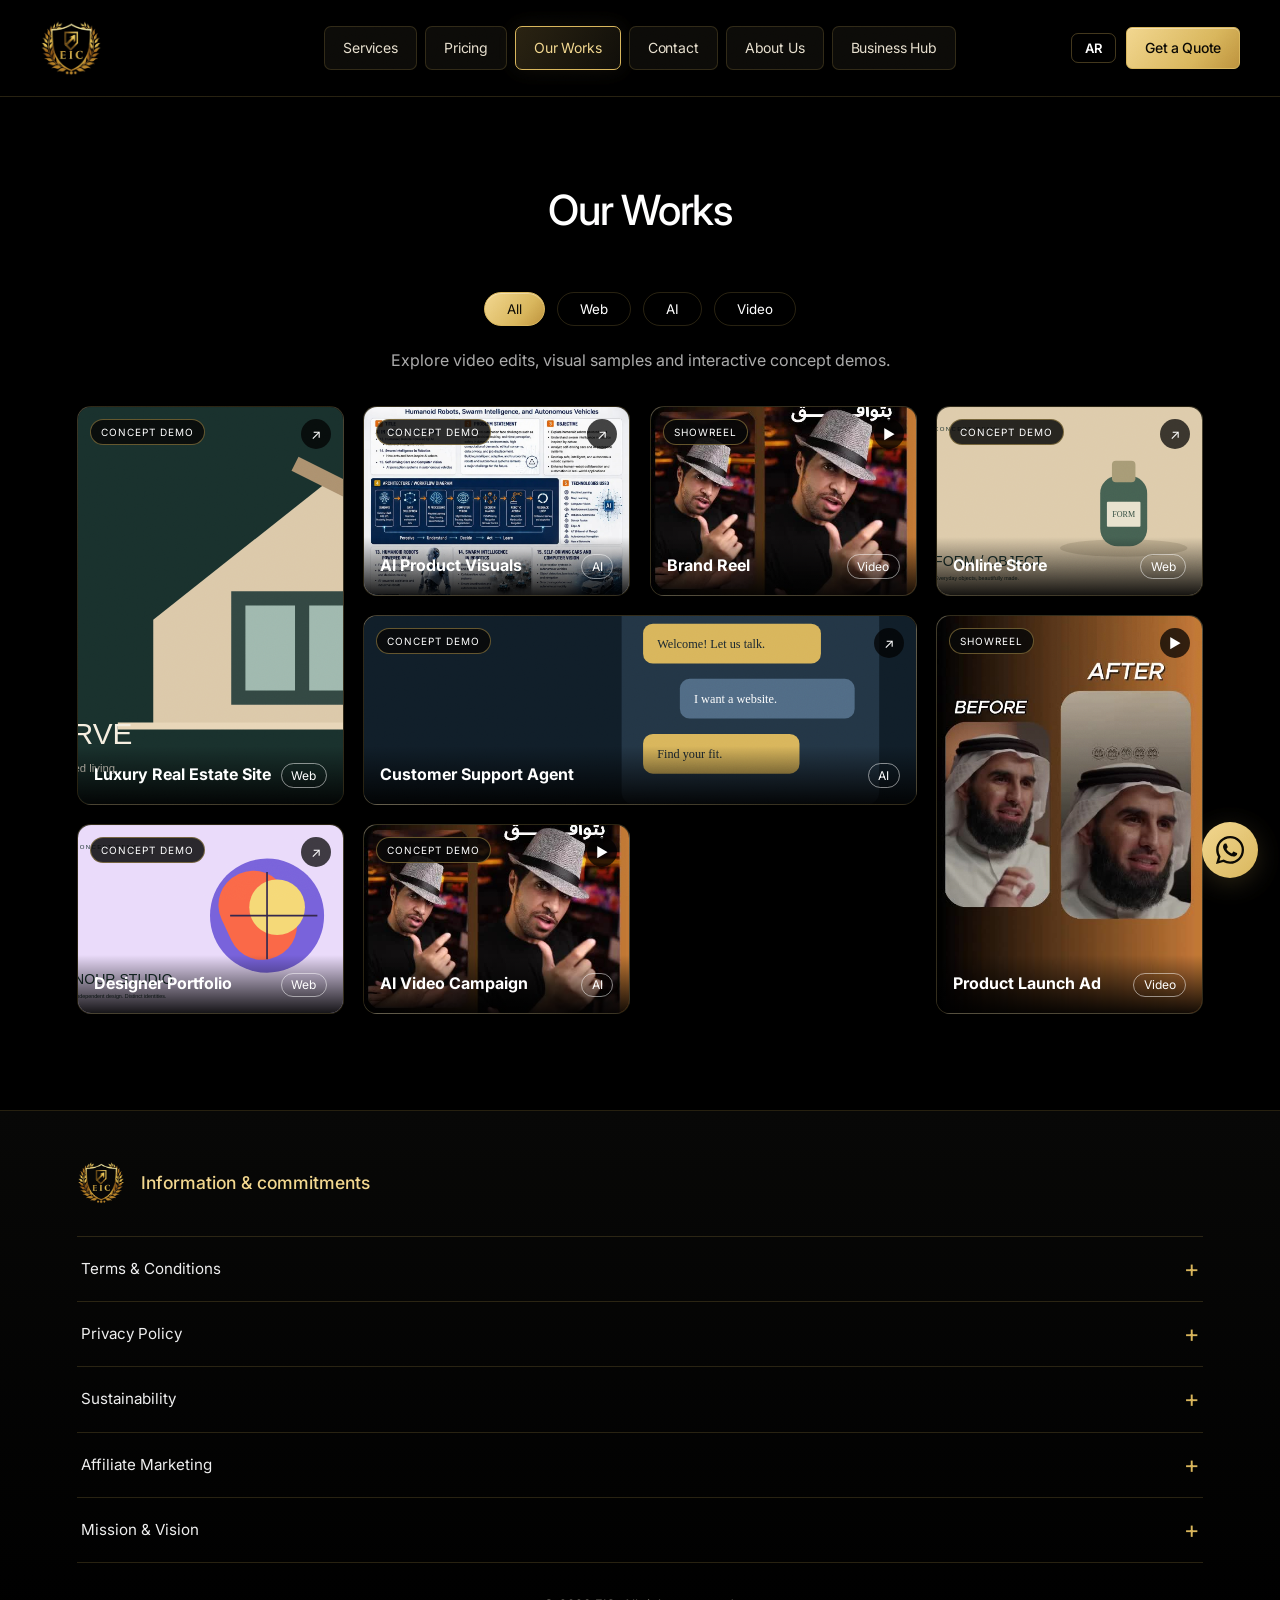
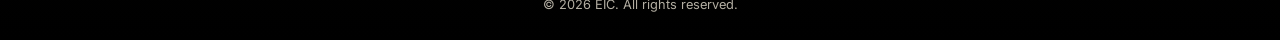
<file: works.html>
<!DOCTYPE html>
<html lang="en" dir="ltr">
<head>
<meta charset="UTF-8">
<meta name="viewport" content="width=device-width, initial-scale=1">
<title>Our Works — EIC Digital Services</title>
<meta name="description" content="EIC — digital, AI and web services agency.">
<link rel="icon" href="favicon.png">
<link rel="stylesheet" href="style.css">
<link rel="stylesheet" href="extensions.css">
<link rel="stylesheet" href="work.css">
</head>
<body style="background:#000;color:#fff" data-page="works">
<div class="grain"></div>
<div class="page">
<!-- ========== HEADER ========== -->
<header class="header">
  <a href="index.html" class="logo appear appear--scale" aria-label="EIC — Home"><img src="logo.png" alt="EIC logo"></a>
  <nav id="site-nav" aria-label="Primary">
    <a class="pill appear appear--scale" href="services.html" data-i18n="nav_services">Services</a>
    <a class="pill appear appear--scale" href="pricing.html" data-i18n="nav_pricing">Pricing</a>
    <a class="pill appear appear--scale current" href="works.html" data-i18n="nav_works">Our Works</a>
    <a class="pill appear appear--scale" href="contact.html" data-i18n="nav_contact">Contact</a>
    <a class="pill appear appear--scale" href="about.html" data-i18n="nav_about">About Us</a>
    <a class="pill appear appear--scale" href="business-hub.html" data-i18n="nav_hub">Business Hub</a>
  </nav>
  <div class="header-cta">
    <button class="lang appear appear--scale" id="lang" aria-label="Language">AR</button>
    <button class="btn btn-solid appear appear--scale" id="quoteBtn" data-i18n="nav_quote">Get a Quote</button>
    <button class="burger" id="burger" aria-label="Open menu" aria-controls="site-nav" aria-expanded="false"><i></i><i></i><i></i></button>
  </div>
</header>

<main>
<section class="section page-top" id="works">
  <h2 class="title reveal" data-i18n="works_title">Our Works</h2>
  <div class="filters reveal" role="tablist">
    <button class="chip active" data-filter="all" data-i18n="f_all">All</button>
    <button class="chip" data-filter="web" data-i18n="f_web">Web</button>
    <button class="chip" data-filter="ai" data-i18n="f_ai">AI</button>
    <button class="chip" data-filter="video" data-i18n="f_video">Video</button>
  </div>
  <p class="work-intro" data-work-text="intro">Explore video edits, visual samples and interactive concept demos.</p>
  <div class="gallery" id="gallery">
<figure class="work tall" data-cat="web" data-project="estate"><button class="project-open" type="button" aria-label="Open Luxury Real Estate Site"><img src="assets/work/estate.svg" alt="Luxury Real Estate Site preview" loading="lazy"><span class="project-kind" data-work-text="demo">Concept demo</span><span class="project-action" aria-hidden="true">↗</span></button><figcaption><b data-i18n="w1">Luxury Real Estate Site</b><span data-i18n="f_web">WEB</span></figcaption></figure>
<figure class="work " data-cat="ai" data-project="visuals"><button class="project-open" type="button" aria-label="Open AI Product Visuals"><img src="assets/work/robotics-visual.jpeg" alt="AI Product Visuals preview" loading="lazy"><span class="project-kind" data-work-text="demo">Concept demo</span><span class="project-action" aria-hidden="true">↗</span></button><figcaption><b data-i18n="w2">AI Product Visuals</b><span data-i18n="f_ai">AI</span></figcaption></figure>
<figure class="work " data-cat="video" data-project="brand"><button class="project-open" type="button" aria-label="Open Brand Reel"><video muted loop playsinline preload="none" poster="assets/work/brand-poster.jpg" data-src="assets/work/brand-reel.mp4" aria-hidden="true"></video><span class="project-kind" data-work-text="video">Showreel</span><span class="project-action" aria-hidden="true">▶</span></button><figcaption><b data-i18n="w3">Brand Reel</b><span data-i18n="f_video">VIDEO</span></figcaption></figure>
<figure class="work wide" data-cat="ai" data-project="support"><button class="project-open" type="button" aria-label="Open Customer Support Agent"><img src="assets/work/support.svg" alt="Customer Support Agent preview" loading="lazy"><span class="project-kind" data-work-text="demo">Concept demo</span><span class="project-action" aria-hidden="true">↗</span></button><figcaption><b data-i18n="w4">Customer Support Agent</b><span data-i18n="f_ai">AI</span></figcaption></figure>
<figure class="work " data-cat="web" data-project="store"><button class="project-open" type="button" aria-label="Open Online Store"><img src="assets/work/store.svg" alt="Online Store preview" loading="lazy"><span class="project-kind" data-work-text="demo">Concept demo</span><span class="project-action" aria-hidden="true">↗</span></button><figcaption><b data-i18n="w5">Online Store</b><span data-i18n="f_web">WEB</span></figcaption></figure>
<figure class="work tall" data-cat="video" data-project="product"><button class="project-open" type="button" aria-label="Open Product Launch Ad"><video muted loop playsinline preload="none" poster="assets/work/product-poster.jpg" data-src="assets/work/product-launch.mp4" aria-hidden="true"></video><span class="project-kind" data-work-text="video">Showreel</span><span class="project-action" aria-hidden="true">▶</span></button><figcaption><b data-i18n="w6">Product Launch Ad</b><span data-i18n="f_video">VIDEO</span></figcaption></figure>
<figure class="work " data-cat="web" data-project="portfolio"><button class="project-open" type="button" aria-label="Open Designer Portfolio"><img src="assets/work/portfolio.svg" alt="Designer Portfolio preview" loading="lazy"><span class="project-kind" data-work-text="demo">Concept demo</span><span class="project-action" aria-hidden="true">↗</span></button><figcaption><b data-i18n="w7">Designer Portfolio</b><span data-i18n="f_web">WEB</span></figcaption></figure>
<figure class="work " data-cat="ai" data-project="campaign"><button class="project-open" type="button" aria-label="Open AI Video Campaign"><video muted loop playsinline preload="none" poster="assets/work/brand-poster.jpg" data-src="assets/work/brand-reel.mp4" aria-hidden="true"></video><span class="project-kind" data-work-text="demo">Concept demo</span><span class="project-action" aria-hidden="true">▶</span></button><figcaption><b data-i18n="w8">AI Video Campaign</b><span data-i18n="f_ai">AI</span></figcaption></figure>
  </div>
</section>
</main>
<dialog id="projectDialog" class="project-dialog" aria-labelledby="projectTitle">
  <div class="project-toolbar"><div><h3 id="projectTitle"></h3><p id="projectSummary"></p></div><button id="projectClose" type="button" aria-label="Close project">×</button></div>
  <div id="projectContent"></div>
</dialog>

<footer class="footer eic-footer"><div class="footer-heading"><img src="logo.png" alt="EIC Portal" width="48" height="48"><h2 class=""><span class="lang-en">Information &amp; commitments</span><span class="lang-ar">معلوماتنا والتزاماتنا</span></h2></div><div class="footer-accordions"><details id="footer-terms"><summary><span class=""><span class="lang-en">Terms &amp; Conditions</span><span class="lang-ar">شروط وأحكام</span></span></summary><div class="footer-content"><p class=""><span class="lang-en">Welcome to EIC PORTAL . These Terms &amp; Conditions set out the rules and guidelines for using our services and platform. By using our services, you agree to comply with these terms. Please read them carefully.</span><span class="lang-ar">مرحباً بك في EIC PORTAL. تحدد هذه الشروط قواعد استخدام منصتنا وخدماتنا. استخدام خدماتنا يعني موافقتك عليها؛ يرجى قراءتها بعناية.</span></p><h3 class=""><span class="lang-en">1. Acceptance of Terms</span><span class="lang-ar">1. قبول الشروط</span></h3><p class=""><span class="lang-en">By using the EIC PORTAL website or any of our services, you acknowledge that you have read, understood, and agree to be bound by these Terms &amp; Conditions. If you do not agree with any part of these terms, please do not use our services. We reserve the right to update or modify these terms at any time without prior notice. Your continued use of the services after any changes constitutes your acceptance of the modified terms.</span><span class="lang-ar">باستخدام موقع EIC PORTAL أو خدماته، تقر بأنك قرأت هذه الشروط وفهمتها ووافقت عليها. إن لم توافق على أي جزء منها، يرجى عدم استخدام خدماتنا. نحتفظ بحق تحديث الشروط أو تعديلها دون إشعار مسبق، ويعتبر استمرار الاستخدام قبولاً بالشروط المعدلة.</span></p><h3 class=""><span class="lang-en">2. Services</span><span class="lang-ar">2. الخدمات</span></h3><p class=""><span class="lang-en">EIC PORTAL provides a range of digital services including, but not limited to: Website and landing page development AI agents and automation Video production and photography AI-generated images and videos Digital marketing and advertising campaign management Digital and strategic consulting We reserve the right to modify or discontinue any service at any time without prior notice.</span><span class="lang-ar">نقدم تطوير المواقع وصفحات الهبوط، ووكلاء الذكاء الاصطناعي والأتمتة، وإنتاج الفيديو والتصوير، والصور والفيديوهات بالذكاء الاصطناعي، والتسويق الرقمي وإدارة الحملات والاستشارات الرقمية والاستراتيجية. نحتفظ بحق تعديل أي خدمة أو إيقافها دون إشعار مسبق.</span></p><h3 class=""><span class="lang-en">3. Client Responsibilities</span><span class="lang-ar">3. مسؤوليات العميل</span></h3><p class=""><span class="lang-en">The client agrees to: Provide accurate and complete information when requesting services Adhere to agreed deadlines for content delivery or approvals Not use our services for any illegal or harmful purposes Respect the intellectual property rights of EIC PORTAL and all third parties Maintain the confidentiality of any sensitive information exchanged</span><span class="lang-ar">يلتزم العميل بتقديم معلومات دقيقة وكاملة، واحترام المواعيد المتفق عليها لتسليم المحتوى والموافقات، وعدم استخدام خدماتنا لأغراض غير قانونية أو ضارة، واحترام حقوق الملكية الفكرية لنا وللغير، والمحافظة على سرية المعلومات الحساسة المتبادلة.</span></p><h3 class=""><span class="lang-en">4. Pricing &amp; Payment</span><span class="lang-ar">4. الأسعار والدفع</span></h3><p class=""><span class="lang-en">All prices listed on our website are in UAE Dirhams (AED) and are subject to change without prior notice. The final cost is agreed upon before work begins. A down payment is required before project commencement (percentage depends on project size) Invoices are issued periodically for monthly services In case of late payment, we reserve the right to temporarily suspend services All payments are non-refundable except in cases agreed upon in writing</span><span class="lang-ar">الأسعار بالدرهم الإماراتي وقابلة للتغيير دون إشعار مسبق، وتحدد التكلفة النهائية قبل بدء العمل. يلزم دفع مقدم تتحدد نسبته بحسب حجم المشروع، وتصدر فواتير دورية للخدمات الشهرية. قد نوقف الخدمات مؤقتاً عند تأخر الدفع. المدفوعات غير قابلة للاسترداد إلا في الحالات المتفق عليها كتابياً.</span></p><h3 class=""><span class="lang-en">5. Intellectual Property</span><span class="lang-ar">5. الملكية الفكرية</span></h3><p class=""><span class="lang-en">All content, materials, designs, logos, and software on the EIC PORTAL website are the exclusive property of us or our licensors, protected under copyright and trademark laws. No part of these materials may be copied, modified, distributed, or used without our prior written permission. Upon project completion and full payment, intellectual property rights of the final product transfer to the client, unless otherwise stated in the contract.</span><span class="lang-ar">محتوى الموقع وتصاميمه وشعاراته وبرمجياته ملك لنا أو للجهات المرخصة لنا، وتحميه قوانين حقوق النشر والعلامات التجارية. لا يجوز نسخه أو تعديله أو توزيعه أو استخدامه دون إذن كتابي مسبق. تنتقل حقوق المنتج النهائي للعميل بعد إتمام المشروع وسداد كامل المبلغ، ما لم ينص العقد على خلاف ذلك.</span></p><h3 class=""><span class="lang-en">6. Privacy &amp; Data Protection</span><span class="lang-ar">6. الخصوصية وحماية البيانات</span></h3><p class=""><span class="lang-en">We take your privacy seriously. We are committed to protecting your personal data in accordance with best practices and applicable laws in the United Arab Emirates. We collect only the data necessary to provide our services We do not share your data with third parties without your consent We use advanced security measures to protect your information You can request deletion of your data at any time</span><span class="lang-ar">نلتزم بحماية بياناتك وفق أفضل الممارسات والقوانين المعمول بها في الإمارات العربية المتحدة. نجمع البيانات الضرورية لتقديم الخدمات فقط، ولا نشاركها مع أطراف ثالثة دون موافقتك، ونستخدم وسائل أمنية متقدمة لحمايتها. يمكنك طلب حذف بياناتك في أي وقت.</span></p><h3 class=""><span class="lang-en">7. Limitation of Liability</span><span class="lang-ar">7. حدود المسؤولية</span></h3><p class=""><span class="lang-en">EIC PORTAL makes every effort to provide high-quality services. However, we are not liable for: Any indirect or consequential losses resulting from the use of our services Service interruptions due to factors beyond our control (force majeure, technical failures, etc.) Third-party content or services linked to our website Client misuse of the services or products provided</span><span class="lang-ar">نبذل كل جهد لتقديم خدمات عالية الجودة، لكننا لا نتحمل مسؤولية الخسائر غير المباشرة أو التبعية، أو انقطاع الخدمات بسبب عوامل خارج سيطرتنا مثل القوة القاهرة والأعطال التقنية، أو محتوى وخدمات الأطراف الثالثة المرتبطة بالموقع، أو سوء استخدام العميل للخدمات والمنتجات.</span></p><h3 class=""><span class="lang-en">8. Governing Law</span><span class="lang-ar">8. القانون المعمول به</span></h3><p class=""><span class="lang-en">These Terms &amp; Conditions are governed by and construed in accordance with the laws of the United Arab Emirates. Any dispute arising out of or in connection with these terms shall be subject to the exclusive jurisdiction of the competent courts in the United Arab Emirates.</span><span class="lang-ar">تخضع هذه الشروط لقوانين دولة الإمارات العربية المتحدة، وتختص المحاكم الإماراتية المختصة حصرياً بالنزاعات الناشئة عنها أو المرتبطة بها.</span></p><h3 class=""><span class="lang-en">9. Contact Us</span><span class="lang-ar">9. تواصل معنا</span></h3><p class=""><span class="lang-en">If you have any questions or inquiries about these Terms &amp; Conditions, you can contact us through the Contact Us page on our website.</span><span class="lang-ar">لأي سؤال يتعلق بالشروط والأحكام، تواصل معنا من خلال صفحة Contact Us على الموقع.</span></p><p class="policy-note"><span class="lang-en">Note: By using EIC PORTAL services, you acknowledge that you have read, understood, and agreed to all the terms and conditions outlined above. Last updated: January 2026.</span><span class="lang-ar">باستخدام خدمات EIC PORTAL، تقر بأنك قرأت هذه السياسة وفهمتها ووافقت عليها. آخر تحديث: يناير 2026.</span></p><a class="btn btn-ghost" href="contact.html"><span class=""><span class="lang-en">Contact Us</span><span class="lang-ar">تواصل معنا</span></span></a></div></details><details id="footer-privacy"><summary><span class=""><span class="lang-en">Privacy Policy</span><span class="lang-ar">سياسة الخصوصية</span></span></summary><div class="footer-content"><p class=""><span class="lang-en">At EIC PORTAL , we are committed to protecting your privacy and personal data. This policy explains how we collect, use, and protect your information when you use our services. Please read it carefully.</span><span class="lang-ar">نلتزم بحماية خصوصيتك وبياناتك الشخصية. توضح هذه السياسة كيفية جمع معلوماتك واستخدامها وحمايتها عند استخدام خدماتنا.</span></p><h3 class=""><span class="lang-en">1. Information We Collect</span><span class="lang-ar">1. المعلومات التي نجمعها</span></h3><p class=""><span class="lang-en">We may collect the following types of information: Personally Identifiable Information: Name, email, phone number, company name Usage Information: How you interact with our website and services, pages visited, time spent Technical Information: IP address, browser type, operating system, device type Project Information: Details of projects you request or collaborate with us on</span><span class="lang-ar">قد نجمع الاسم والبريد الإلكتروني ورقم الهاتف واسم الشركة؛ ومعلومات استخدام الموقع مثل الصفحات التي تزورها والوقت الذي تقضيه؛ ومعلومات تقنية مثل عنوان IP ونوع المتصفح ونظام التشغيل والجهاز؛ وتفاصيل المشاريع التي تطلبها أو تتعاون معنا عليها.</span></p><h3 class=""><span class="lang-en">2. How We Use Your Information</span><span class="lang-ar">2. استخدام المعلومات</span></h3><p class=""><span class="lang-en">We use the information we collect for the following purposes: Providing, improving, and customizing our services Communicating with you regarding projects and inquiries Sending updates and promotional offers (with your consent) Analyzing website usage to improve user experience Complying with legal and regulatory requirements Protecting our rights, property, and preventing fraud</span><span class="lang-ar">نستخدم المعلومات لتقديم خدماتنا وتحسينها وتخصيصها، والتواصل بشأن المشاريع والاستفسارات، وإرسال التحديثات والعروض بموافقتك، وتحليل الاستخدام لتحسين التجربة، والامتثال للمتطلبات القانونية والتنظيمية، وحماية حقوقنا وممتلكاتنا ومنع الاحتيال.</span></p><h3 class=""><span class="lang-en">3. Information Sharing</span><span class="lang-ar">3. مشاركة المعلومات</span></h3><p class=""><span class="lang-en">We do not sell or rent your personal information to third parties. We may share your information only in the following cases: Service Providers: With trusted partners who help us operate our business (e.g., hosting, analytics) Legal Compliance: If required by law or legal process Protecting Rights: To protect our rights, property, or the safety of our users With Your Consent: In any other case with your explicit consent</span><span class="lang-ar">لا نبيع بياناتك أو نؤجرها. قد نشاركها مع مقدمي خدمات موثوقين مثل الاستضافة والتحليلات، أو للامتثال للقانون والإجراءات القانونية، أو لحماية حقوقنا وممتلكاتنا وسلامة المستخدمين، أو بموافقتك الصريحة في الحالات الأخرى.</span></p><h3 class=""><span class="lang-en">4. Cookies</span><span class="lang-ar">4. ملفات تعريف الارتباط</span></h3><p class=""><span class="lang-en">We use cookies and similar technologies to enhance your experience on our website. These files help us: Remember your preferences and settings Understand how you use our website Provide more relevant content and ads Improve website performance and security You can control cookies through your browser settings. However, disabling them may affect your experience on the website.</span><span class="lang-ar">نستخدم ملفات تعريف الارتباط وتقنيات مشابهة لتذكر تفضيلاتك، وفهم استخدام الموقع، وتقديم محتوى وإعلانات أكثر ملاءمة، وتحسين الأداء والأمان. يمكنك التحكم بها من إعدادات المتصفح، لكن تعطيلها قد يؤثر على تجربتك.</span></p><h3 class=""><span class="lang-en">5. Data Security</span><span class="lang-ar">5. أمن البيانات</span></h3><p class=""><span class="lang-en">We take appropriate technical and administrative security measures to protect your personal information from unauthorized access, alteration, disclosure, or destruction. These measures include: Data encryption during transmission and storage Restricted access to personal information Periodic review of data collection and storage practices Training employees on data protection practices However, no method of transmission over the internet can be guaranteed 100% secure.</span><span class="lang-ar">نتخذ تدابير تقنية وإدارية لحماية المعلومات من الوصول أو التعديل أو الإفصاح أو الإتلاف غير المصرح به، تشمل التشفير أثناء النقل والتخزين، وتقييد الوصول، والمراجعة الدورية لممارسات جمع البيانات وتخزينها، وتدريب الموظفين. لا يمكن ضمان أمان النقل عبر الإنترنت بنسبة 100%.</span></p><h3 class=""><span class="lang-en">6. Your Rights</span><span class="lang-ar">6. حقوقك</span></h3><p class=""><span class="lang-en">You have the following rights regarding your personal information: Right to Access: Request a copy of the personal information we hold about you Right to Rectification: Request correction of any inaccurate or incomplete information Right to Erasure: Request deletion of your personal information under certain circumstances Right to Object: Object to the processing of your information for certain purposes Right to Data Portability: Request transfer of your information to another entity Right to Withdraw Consent: Withdraw your consent to data processing at any time To exercise any of these rights, please contact us through the Contact Us page.</span><span class="lang-ar">يمكنك طلب نسخة من معلوماتك، وتصحيح البيانات غير الدقيقة أو الناقصة، وحذفها في ظروف معينة، والاعتراض على معالجتها لأغراض معينة، وطلب نقلها إلى جهة أخرى، وسحب موافقتك على المعالجة في أي وقت. تواصل معنا عبر صفحة Contact Us لممارسة حقوقك.</span></p><h3 class=""><span class="lang-en">7. Children&#x27;s Privacy</span><span class="lang-ar">7. خصوصية الأطفال</span></h3><p class=""><span class="lang-en">Our services are not directed to children under 18. We do not knowingly collect personal information from children. If we discover that we have collected information from a child without parental consent, we will take steps to delete this information.</span><span class="lang-ar">خدماتنا غير موجهة لمن هم دون 18 عاماً، ولا نجمع بيانات الأطفال عمداً. إذا اكتشفنا جمع بيانات طفل دون موافقة ولي أمره، سنتخذ خطوات لحذفها.</span></p><h3 class=""><span class="lang-en">8. Updates to This Policy</span><span class="lang-ar">8. تحديث السياسة</span></h3><p class=""><span class="lang-en">We may update this Privacy Policy from time to time to reflect changes in our practices or for operational, legal, or regulatory reasons. We will post the updated version on this page with a &quot;Last Updated&quot; date. We encourage you to review this policy periodically to stay informed about how we protect your information.</span><span class="lang-ar">قد نحدث السياسة لتعكس ممارساتنا أو لأسباب تشغيلية أو قانونية أو تنظيمية. ننشر النسخة المحدثة مع تاريخ آخر تحديث، وننصح بمراجعتها دورياً لمعرفة كيفية حماية معلوماتك.</span></p><h3 class=""><span class="lang-en">9. Contact Us</span><span class="lang-ar">9. تواصل معنا</span></h3><p class=""><span class="lang-en">If you have any questions or inquiries about this Privacy Policy or our data practices, you can contact us through the Contact Us page on our website.</span><span class="lang-ar">لأي سؤال عن هذه السياسة أو ممارسات البيانات، تواصل معنا من خلال صفحة Contact Us.</span></p><p class="policy-note"><span class="lang-en">Note: By using EIC PORTAL services, you acknowledge that you have read, understood, and agreed to this Privacy Policy. Last updated: January 2026.</span><span class="lang-ar">باستخدام خدمات EIC PORTAL، تقر بأنك قرأت هذه السياسة وفهمتها ووافقت عليها. آخر تحديث: يناير 2026.</span></p><a class="btn btn-ghost" href="contact.html"><span class=""><span class="lang-en">Contact Us</span><span class="lang-ar">تواصل معنا</span></span></a></div></details><details id="footer-sustainability"><summary><span class=""><span class="lang-en">Sustainability</span><span class="lang-ar">الاستدامة</span></span></summary><div class="footer-content"><p class=""><span class="lang-en">At EIC PORTAL , we believe business success isn&#x27;t measured by profits alone, but by the positive impact we leave on our planet and community. We are committed to integrating sustainability principles into everything we do — from reducing the carbon footprint of our digital operations to supporting community and environmental initiatives.</span><span class="lang-ar">في EIC PORTAL، لا نقيس النجاح بالأرباح وحدها، بل بالأثر الإيجابي الذي نتركه على كوكبنا ومجتمعنا. ندمج الاستدامة في أعمالنا، من تقليل البصمة الكربونية للعمليات الرقمية إلى دعم المبادرات البيئية والمجتمعية.</span></p><div class="eic-grid"><article class="eic-card"><h3 class=""><span class="lang-en">Environmental Sustainability</span><span class="lang-ar">الاستدامة البيئية</span></h3><p class=""><span class="lang-en">We reduce our environmental impact by optimizing energy efficiency in our servers, promoting remote digital work, and supporting reforestation projects.</span><span class="lang-ar">نقلل أثرنا البيئي بتحسين كفاءة الطاقة في خوادمنا، وتشجيع العمل الرقمي عن بعد، ودعم مشاريع إعادة التشجير.</span></p></article><article class="eic-card"><h3 class=""><span class="lang-en">Social Responsibility</span><span class="lang-ar">المسؤولية الاجتماعية</span></h3><p class=""><span class="lang-en">We believe a strong community is the foundation of successful business. We support educational initiatives and empower youth in technology and creativity.</span><span class="lang-ar">نؤمن بأن المجتمع القوي أساس الأعمال الناجحة. ندعم المبادرات التعليمية وتمكين الشباب في التكنولوجيا والإبداع.</span></p></article><article class="eic-card"><h3 class=""><span class="lang-en">Governance &amp; Ethics</span><span class="lang-ar">الحوكمة والأخلاقيات</span></h3><p class=""><span class="lang-en">We adhere to the highest standards of transparency and integrity in our dealings, applying ethical and fair business practices with our clients, partners, and team.</span><span class="lang-ar">نلتزم بأعلى معايير الشفافية والنزاهة، ونطبق ممارسات عادلة وأخلاقية مع العملاء والشركاء والفريق.</span></p></article><article class="eic-card"><h3 class=""><span class="lang-en">Eco-Friendly Digitalization</span><span class="lang-ar">التحول الرقمي الصديق للبيئة</span></h3><p class=""><span class="lang-en">We rely on energy-efficient cloud solutions and encourage our clients to go digital to reduce paper and natural resource usage.</span><span class="lang-ar">نعتمد حلولاً سحابية موفرة للطاقة، ونشجع العملاء على التحول الرقمي لتقليل استهلاك الورق والموارد الطبيعية.</span></p></article><article class="eic-card"><h3 class=""><span class="lang-en">Community Initiatives</span><span class="lang-ar">المبادرات المجتمعية</span></h3><p class=""><span class="lang-en">We allocate a portion of our profits to support educational and charitable projects, and encourage our team to volunteer in local initiatives.</span><span class="lang-ar">نخصص جزءاً من أرباحنا لدعم المشاريع التعليمية والخيرية، ونشجع فريقنا على التطوع في المبادرات المحلية.</span></p></article><article class="eic-card"><h3 class=""><span class="lang-en">Reducing Digital Waste</span><span class="lang-ar">تقليل الهدر الرقمي</span></h3><p class=""><span class="lang-en">We optimize our digital projects to reduce data and energy consumption, supporting responsible storage practices.</span><span class="lang-ar">نحسن مشاريعنا لتقليل استهلاك البيانات والطاقة، وندعم ممارسات التخزين المسؤولة.</span></p></article><article class="eic-card"><h3 class=""><span class="lang-en">Green Partnerships</span><span class="lang-ar">الشراكات الخضراء</span></h3><p class=""><span class="lang-en">We collaborate with service providers and vendors who share our environmental and social values to amplify positive impact.</span><span class="lang-ar">نتعاون مع مقدمي الخدمات والموردين الذين يشاركوننا قيمنا البيئية والاجتماعية لتعزيز الأثر الإيجابي.</span></p></article></div><div class="eic-stats"><div><strong>100%</strong><span><span class="lang-en">Digital Operations</span><span class="lang-ar">عمليات رقمية</span></span></div><div><strong>0</strong><span><span class="lang-en">Paper Waste</span><span class="lang-ar">هدر ورقي</span></span></div><div><strong>5+</strong><span><span class="lang-en">Community Initiatives</span><span class="lang-ar">مبادرات مجتمعية</span></span></div><div><strong>24/7</strong><span><span class="lang-en">Sustainability Commitment</span><span class="lang-ar">التزام بالاستدامة</span></span></div></div><h3 class=""><span class="lang-en">Our Commitments</span><span class="lang-ar">التزاماتنا</span></h3><p class=""><span class="lang-en">At EIC PORTAL , we recognize that the technology sector consumes significant resources, and we take responsibility for reducing this impact. We continuously improve the efficiency of our digital operations and encourage our clients and partners to adopt sustainable practices. Our 2026 Goal — Achieve carbon neutrality across all our digital operations and contribute to planting 1,000 trees through environmental partnership initiatives. We believe sustainability is a collective journey and invite our clients and partners to join us in building a more conscious and responsible future. Every digital project we deliver is an opportunity to reduce environmental impact and increase positive social impact.</span><span class="lang-ar">ندرك أن قطاع التكنولوجيا يستهلك موارد كبيرة، ونتحمل مسؤولية تقليل هذا الأثر. نحسن كفاءة عملياتنا باستمرار، ونشجع العملاء والشركاء على تبني ممارسات مستدامة. هدفنا لعام 2026: الوصول إلى الحياد الكربوني في عملياتنا الرقمية والمساهمة في زراعة 1,000 شجرة عبر شراكات بيئية. الاستدامة رحلة جماعية، وندعوكم للمشاركة في بناء مستقبل أكثر وعياً ومسؤولية؛ فكل مشروع فرصة لتقليل الأثر البيئي وتعزيز الأثر الاجتماعي.</span></p></div></details><details id="footer-affiliate"><summary><span class=""><span class="lang-en">Affiliate Marketing</span><span class="lang-ar">التسويق بالعمولة</span></span></summary><div class="footer-content"><h3 class=""><span class="lang-en">Affiliate Marketing</span><span class="lang-ar">التسويق بالعمولة</span></h3><p class=""><span class="lang-en">Introduce businesses to EIC PORTAL and explore a referral partnership with our team. Tell us about your audience and the services you would like to promote.</span><span class="lang-ar">عرّف الشركات على EIC PORTAL وتواصل مع فريقنا لبحث شراكة إحالة. أخبرنا عن جمهورك والخدمات التي ترغب بالترويج لها.</span></p><p class=""><span class="lang-en">Commission rates, eligibility, attribution and payment terms are agreed in writing before participation. Contact us to discuss the details and apply.</span><span class="lang-ar">يتم الاتفاق كتابياً على نسبة العمولة وشروط المشاركة واحتساب الإحالات وطريقة الدفع قبل الانضمام. تواصل معنا لمناقشة التفاصيل والتقديم.</span></p><a class="btn btn-solid" href="contact.html"><span class=""><span class="lang-en">Become a Partner</span><span class="lang-ar">قدّم كشريك</span></span></a></div></details><details id="footer-mission"><summary><span class=""><span class="lang-en">Mission &amp; Vision</span><span class="lang-ar">الرسالة والرؤية</span></span></summary><div class="footer-content"><p class=""><span class="lang-en">At EIC PORTAL , we don&#x27;t just provide digital services — we create exceptional experiences that make a real difference. Our vision and mission are the compass guiding every decision we make and every project we deliver.</span><span class="lang-ar">لا نقدم خدمات رقمية فقط، بل نصنع تجارب استثنائية تُحدث فرقاً حقيقياً. رؤيتنا ورسالتنا توجهان كل قرار ومشروع.</span></p><div class="eic-grid"><article class="eic-card"><h3 class=""><span class="lang-en">Our Vision</span><span class="lang-ar">رؤيتنا</span></h3><p class=""><span class="lang-en">To be the first digital partner for ambitious brands in the Middle East, setting a new standard for creativity and quality in the digital services world.</span><span class="lang-ar">أن نكون الشريك الرقمي الأول للعلامات الطموحة في الشرق الأوسط، وأن نضع معياراً جديداً للإبداع والجودة.</span></p></article><article class="eic-card"><h3 class=""><span class="lang-en">Our Mission</span><span class="lang-ar">رسالتنا</span></h3><p class=""><span class="lang-en">To empower our clients to grow and excel through innovative digital solutions tailored to them, delivered fast and with high professionalism, focusing on tangible and measurable results.</span><span class="lang-ar">تمكين عملائنا من النمو والتميز عبر حلول مبتكرة ومخصصة، بسرعة واحترافية عالية ونتائج ملموسة وقابلة للقياس.</span></p></article></div><h3 class=""><span class="lang-en">Our Vision in Action</span><span class="lang-ar">رؤيتنا في العمل</span></h3><ul><li class=""><span class="lang-en">Leading digital innovation in the region</span><span class="lang-ar">قيادة الابتكار الرقمي في المنطقة</span></li><li class=""><span class="lang-en">Building an integrated digital ecosystem serving all sectors</span><span class="lang-ar">بناء منظومة رقمية متكاملة تخدم جميع القطاعات</span></li><li class=""><span class="lang-en">Delivering a new generation of smart and innovative solutions</span><span class="lang-ar">تقديم جيل جديد من الحلول الذكية والمبتكرة</span></li><li class=""><span class="lang-en">Being the first choice for every client seeking excellence</span><span class="lang-ar">أن نكون الخيار الأول لكل عميل يبحث عن التميز</span></li></ul><h3 class=""><span class="lang-en">Our Mission in Action</span><span class="lang-ar">رسالتنا في العمل</span></h3><ul><li class=""><span class="lang-en">Providing customized solutions that meet each client&#x27;s needs</span><span class="lang-ar">تقديم حلول مخصصة لاحتياجات كل عميل</span></li><li class=""><span class="lang-en">Commitment to the highest standards of quality and speed of delivery</span><span class="lang-ar">الالتزام بأعلى معايير الجودة وسرعة التسليم</span></li><li class=""><span class="lang-en">Building long-term relationships based on trust and transparency</span><span class="lang-ar">بناء علاقات طويلة الأمد قائمة على الثقة والشفافية</span></li><li class=""><span class="lang-en">Keeping pace with the latest technologies to deliver the best solutions</span><span class="lang-ar">مواكبة أحدث التقنيات لتقديم أفضل الحلول</span></li></ul><h3 class=""><span class="lang-en">Our Core Values</span><span class="lang-ar">قيمنا الأساسية</span></h3><div class="eic-grid"><article class="eic-card"><h3 class=""><span class="lang-en">Creativity</span><span class="lang-ar">الإبداع</span></h3><p class=""><span class="lang-en">We innovate unconventional solutions that exceed expectations.</span><span class="lang-ar">نبتكر حلولاً غير تقليدية تتجاوز التوقعات.</span></p></article><article class="eic-card"><h3 class=""><span class="lang-en">Transparency</span><span class="lang-ar">الشفافية</span></h3><p class=""><span class="lang-en">We believe in clarity and honesty in all our dealings.</span><span class="lang-ar">نؤمن بالوضوح والصدق في جميع تعاملاتنا.</span></p></article><article class="eic-card"><h3 class=""><span class="lang-en">Commitment</span><span class="lang-ar">الالتزام</span></h3><p class=""><span class="lang-en">We keep our promises and deliver on time.</span><span class="lang-ar">نفي بوعودنا ونسلم في الوقت المحدد.</span></p></article><article class="eic-card"><h3 class=""><span class="lang-en">Excellence</span><span class="lang-ar">التميز</span></h3><p class=""><span class="lang-en">We strive for perfection in every detail, no matter how small.</span><span class="lang-ar">نسعى للإتقان في كل تفصيل مهما كان صغيراً.</span></p></article></div><h3 class=""><span class="lang-en">Our Commitment to You</span><span class="lang-ar">التزامنا تجاهك</span></h3><p class=""><span class="lang-en">At EIC PORTAL , we promise to always be at the forefront of innovation, working with passion and integrity to achieve your goals. Your success is our success, and your growth is our motivation. We are committed to giving our best in every project and to being true partners in your journey toward excellence.</span><span class="lang-ar">نعدك بالعمل في مقدمة الابتكار بشغف ونزاهة لتحقيق أهدافك. نجاحك نجاحنا، ونموك حافزنا. نقدم أفضل ما لدينا في كل مشروع ونكون شركاء حقيقيين في رحلتك نحو التميز.</span></p><p class=""><span class="lang-en">Our vision drives us forward, our mission defines our path, and our values ensure we stay on the right track — always and forever.</span><span class="lang-ar">رؤيتنا تدفعنا للأمام، ورسالتنا تحدد طريقنا، وقيمنا تحافظ على المسار الصحيح دائماً.</span></p></div></details></div><p class="footer-copyright">© <span id="yr"></span> EIC. <span data-i18n="rights">All rights reserved.</span></p></footer>

<!-- Floating WhatsApp -->
<a class="wa" id="wa" href="https://wa.me/971551934540" target="_blank" rel="noopener" aria-label="WhatsApp">
  <svg viewBox="0 0 24 24" width="28" height="28" fill="currentColor" aria-hidden="true"><path d="M20.52 3.48A11.91 11.91 0 0 0 12.05 0C5.47 0 .12 5.35.12 11.93c0 2.1.55 4.15 1.6 5.96L0 24l6.26-1.64a11.9 11.9 0 0 0 5.79 1.48h.01C18.63 23.84 24 18.49 24 11.91a11.87 11.87 0 0 0-3.48-8.43ZM12.06 21.82a9.87 9.87 0 0 1-5.03-1.38l-.36-.22-3.72.98.99-3.63-.24-.37a9.88 9.88 0 0 1-1.52-5.27c0-5.47 4.46-9.93 9.94-9.93a9.87 9.87 0 0 1 7.02 2.91 9.87 9.87 0 0 1 2.9 7.02c0 5.47-4.46 9.89-9.98 9.89Zm5.45-7.43c-.3-.15-1.76-.87-2.03-.97-.27-.1-.47-.15-.67.15-.2.3-.77.97-.94 1.17-.17.2-.35.22-.65.07-.3-.15-1.26-.46-2.4-1.48-.89-.79-1.49-1.76-1.67-2.06-.17-.3-.02-.46.13-.61.14-.13.3-.35.45-.52.15-.18.2-.3.3-.5.1-.2.05-.37-.02-.52-.08-.15-.67-1.62-.92-2.22-.24-.58-.49-.5-.67-.51H7.85c-.2 0-.52.07-.79.37-.27.3-1.04 1.02-1.04 2.49s1.07 2.89 1.22 3.09c.15.2 2.1 3.2 5.1 4.49.71.31 1.27.49 1.71.62.72.23 1.37.2 1.89.12.58-.09 1.76-.72 2.01-1.42.25-.69.25-1.29.18-1.42-.08-.12-.27-.2-.57-.34Z"/></svg>
</a>

<!-- ========== QUOTE MODAL ========== -->
<div class="modal" id="modal" aria-hidden="true">
  <div class="modal-box" role="dialog" aria-modal="true" aria-labelledby="mt">
    <button class="close" id="closeModal" aria-label="Close">&times;</button>
    <h3 id="mt" data-i18n="modal_title">Get a Free Quote</h3>
    <p data-i18n="modal_sub">Tell us what you need. We reply within 24 hours.</p>
    <form id="quoteForm" novalidate>
      <div class="field"><input id="qn" name="name" placeholder=" " required><label for="qn" data-i18n="l_name">Name</label></div>
      <div class="field"><input id="qe" name="email" type="email" placeholder=" " required><label for="qe" data-i18n="l_email">Email</label></div>
      <div class="field"><textarea id="qm" name="message" rows="3" placeholder=" " required></textarea><label for="qm" data-i18n="l_project">Your project</label></div>
      <button class="btn btn-solid" type="submit" data-i18n="modal_send">Request Quote</button>
      <p class="form-hint" data-i18n="form_hint"></p><p class="note" id="quoteNote" role="status"></p>
    </form>
  </div>
</div>

</div><!-- /.page -->
<script src="config.js"></script>
<script src="script.js"></script>
<script src="work.js"></script>
</body>
</html>
</file>
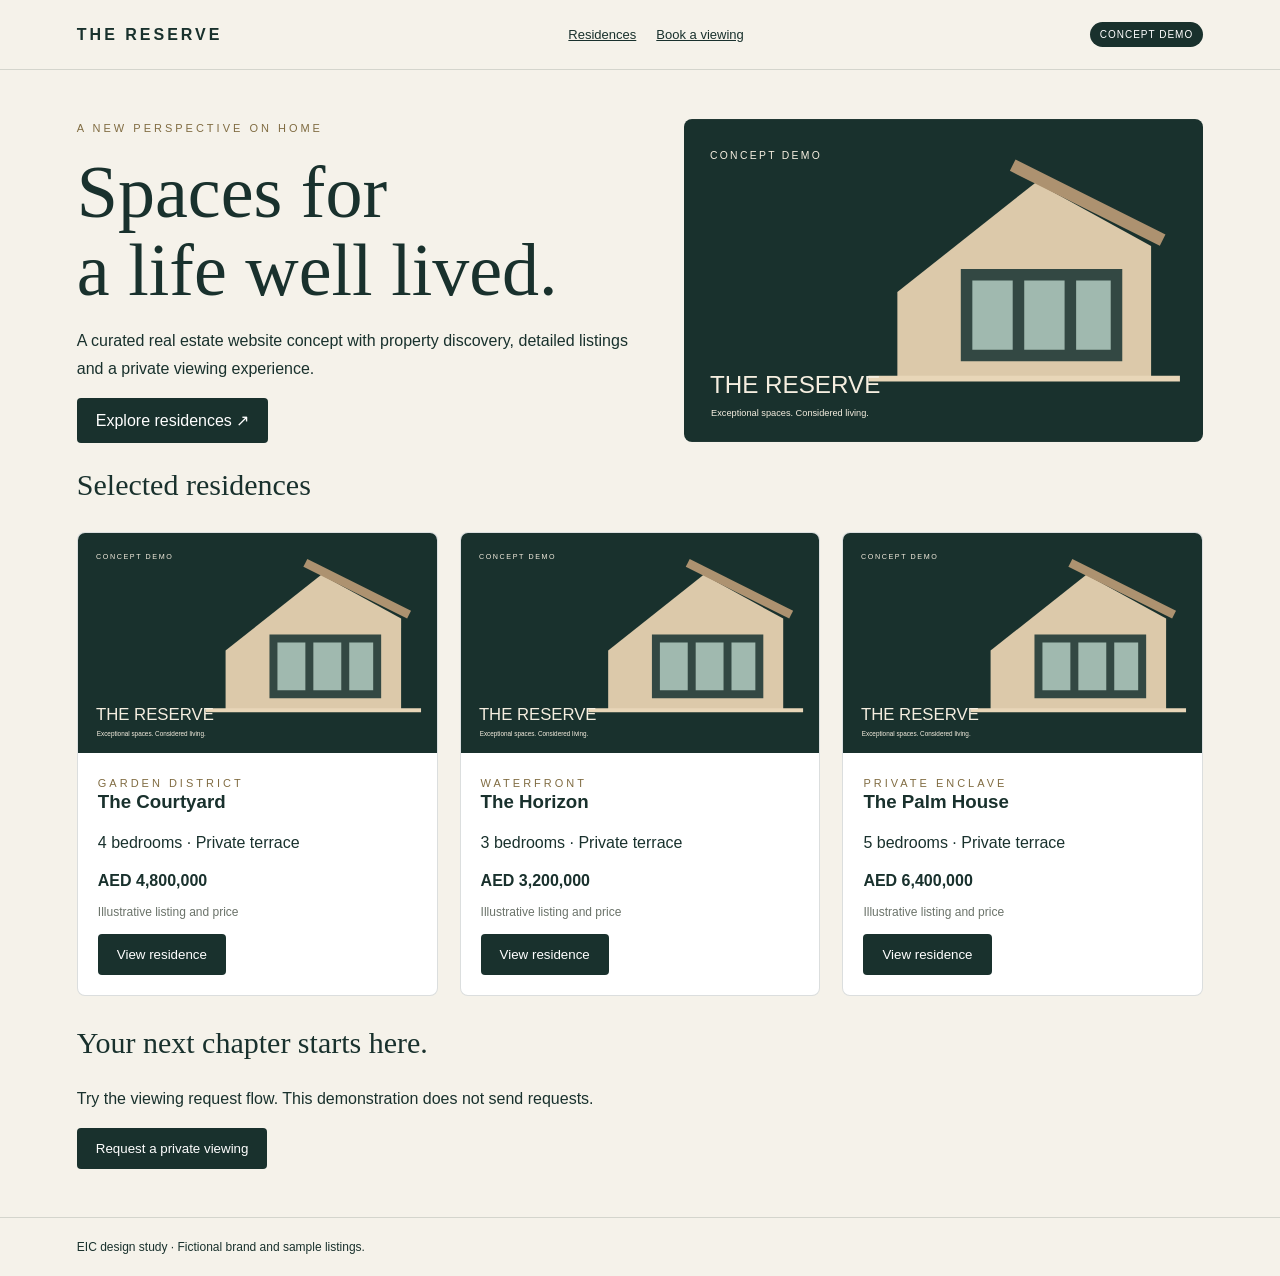
<file: demos/estate.html>
<!doctype html><html lang="en"><head><meta charset="utf-8"><meta name="viewport" content="width=device-width,initial-scale=1"><title>The Reserve · Concept demo</title><link rel="stylesheet" href="demo.css"></head><body><header><b>THE RESERVE</b><nav><a href="#homes">Residences</a><a href="#viewing">Book a viewing</a></nav><span class="badge">CONCEPT DEMO</span></header><main><section class="hero"><div><span class="eyebrow">A new perspective on home</span><h1>Spaces for<br>a life well lived.</h1><p>A curated real estate website concept with property discovery, detailed listings and a private viewing experience.</p><a class="cta" href="#homes">Explore residences ↗</a></div><img src="../assets/work/estate.svg" alt="Architectural villa illustration"></section><section id="homes"><h2>Selected residences</h2><div class="grid"><article class="card"><img src="../assets/work/estate.svg" alt="The Courtyard concept illustration"><div><span class="eyebrow">Garden District</span><h3>The Courtyard</h3><p>4 bedrooms · Private terrace</p><b>AED 4,800,000</b><p class="small">Illustrative listing and price</p><button class="view" data-name="The Courtyard">View residence</button></div></article><article class="card"><img src="../assets/work/estate.svg" alt="The Horizon concept illustration"><div><span class="eyebrow">Waterfront</span><h3>The Horizon</h3><p>3 bedrooms · Private terrace</p><b>AED 3,200,000</b><p class="small">Illustrative listing and price</p><button class="view" data-name="The Horizon">View residence</button></div></article><article class="card"><img src="../assets/work/estate.svg" alt="The Palm House concept illustration"><div><span class="eyebrow">Private enclave</span><h3>The Palm House</h3><p>5 bedrooms · Private terrace</p><b>AED 6,400,000</b><p class="small">Illustrative listing and price</p><button class="view" data-name="The Palm House">View residence</button></div></article></div></section><section id="viewing"><h2>Your next chapter starts here.</h2><p>Try the viewing request flow. This demonstration does not send requests.</p><button id="book">Request a private viewing</button></section></main><footer>EIC design study · Fictional brand and sample listings.</footer><dialog id="details"><h2 id="homeName"></h2><p>Open living spaces, a private terrace and thoughtful architectural details. This is an illustrative property listing.</p><button id="detailsBook">Try viewing request</button><button onclick="this.closest('dialog').close()">Close</button></dialog><dialog id="booking"><h2>Private viewing</h2><form id="viewForm"><label>Your name<input required name="name"></label><label>Email<input required type="email" name="email"></label><label>Preferred date<input type="date" required name="date"></label><button>Preview request</button><p id="result" role="status"></p></form><button onclick="this.closest('dialog').close()">Close</button></dialog><script>const details=document.getElementById('details'),booking=document.getElementById('booking');document.querySelectorAll('.view').forEach(b=>b.onclick=()=>{document.getElementById('homeName').textContent=b.dataset.name;details.showModal()});function book(){details.close();booking.showModal()}document.getElementById('book').onclick=book;document.getElementById('detailsBook').onclick=book;document.getElementById('viewForm').onsubmit=e=>{e.preventDefault();document.getElementById('result').textContent='Demo request prepared. No information was sent.'};</script></body></html>
</file>
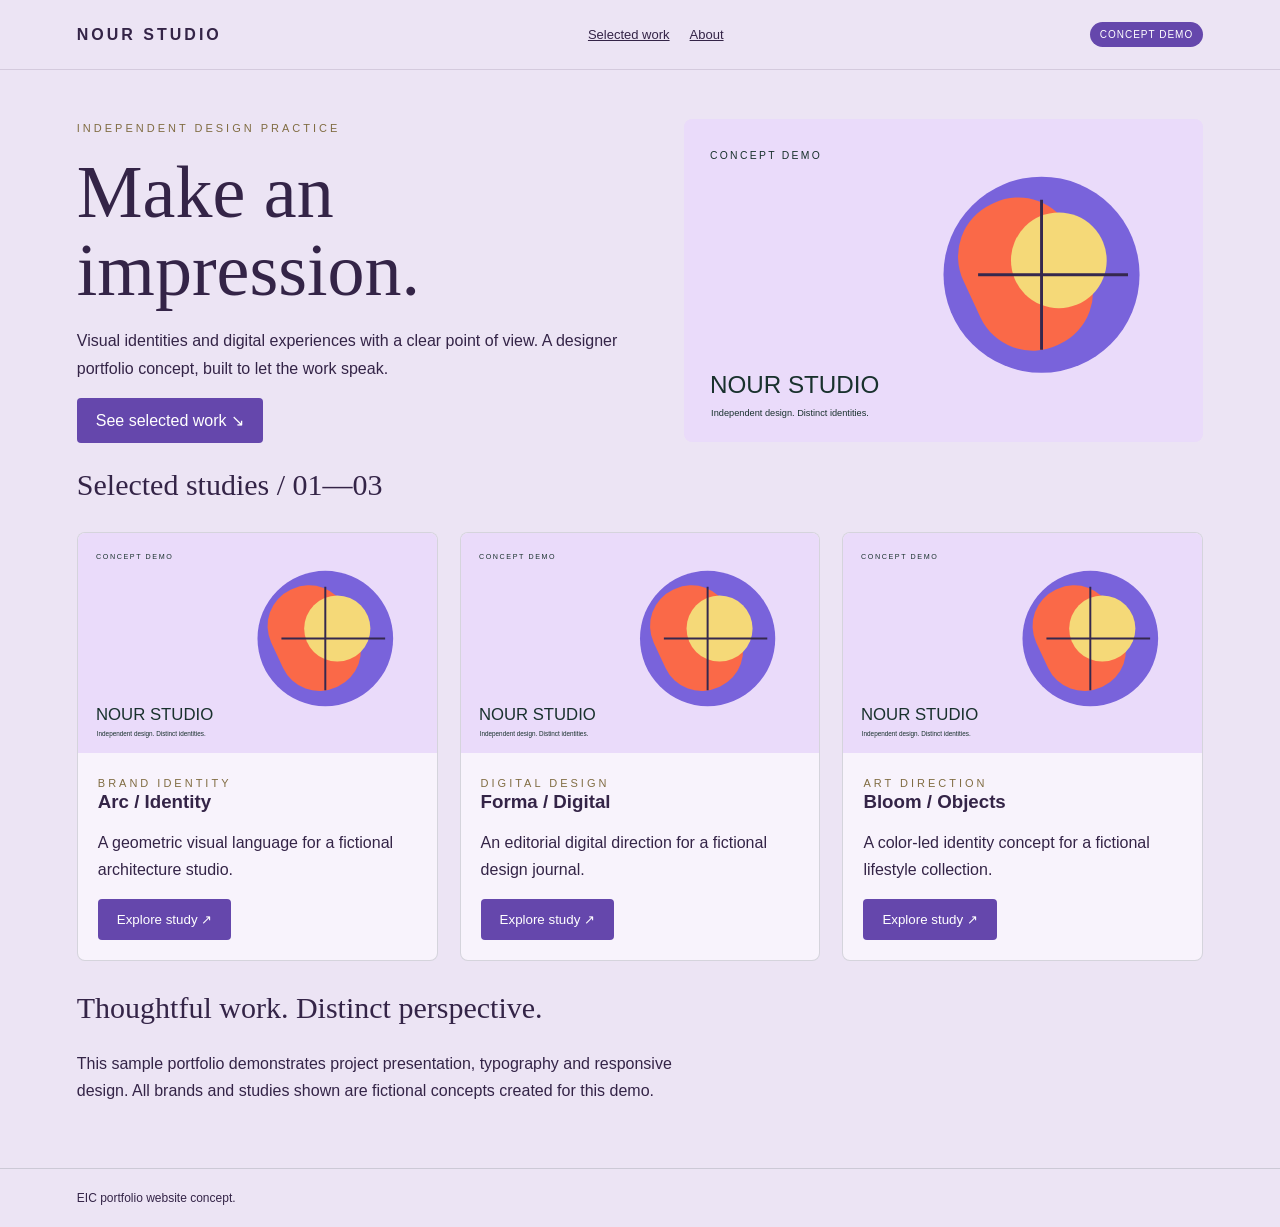
<file: demos/portfolio.html>
<!doctype html><html lang="en"><head><meta charset="utf-8"><meta name="viewport" content="width=device-width,initial-scale=1"><title>Nour Studio · Concept demo</title><link rel="stylesheet" href="demo.css"></head><body><style>body{background:#ece4f4;color:#342447}button,.cta,.badge{background:#6547ac}header{border-color:#34244722}.card{background:#f8f3fc}</style><header><b>NOUR STUDIO</b><nav><a href="#selected">Selected work</a><a href="#about">About</a></nav><span class="badge">CONCEPT DEMO</span></header><main><section class="hero"><div><span class="eyebrow">Independent design practice</span><h1>Make an<br>impression.</h1><p>Visual identities and digital experiences with a clear point of view. A designer portfolio concept, built to let the work speak.</p><a class="cta" href="#selected">See selected work ↘</a></div><img src="../assets/work/portfolio.svg" alt="Colorful abstract design study"></section><section id="selected"><h2>Selected studies / 01—03</h2><div class="grid"><article class="card"><img src="../assets/work/portfolio.svg" alt="Arc / Identity abstract identity study"><div><span class="eyebrow">Brand identity</span><h3>Arc / Identity</h3><p>A geometric visual language for a fictional architecture studio.</p><button class="study" data-name="Arc / Identity" data-description="A geometric visual language for a fictional architecture studio.">Explore study ↗</button></div></article><article class="card"><img src="../assets/work/portfolio.svg" alt="Forma / Digital abstract identity study"><div><span class="eyebrow">Digital design</span><h3>Forma / Digital</h3><p>An editorial digital direction for a fictional design journal.</p><button class="study" data-name="Forma / Digital" data-description="An editorial digital direction for a fictional design journal.">Explore study ↗</button></div></article><article class="card"><img src="../assets/work/portfolio.svg" alt="Bloom / Objects abstract identity study"><div><span class="eyebrow">Art direction</span><h3>Bloom / Objects</h3><p>A color-led identity concept for a fictional lifestyle collection.</p><button class="study" data-name="Bloom / Objects" data-description="A color-led identity concept for a fictional lifestyle collection.">Explore study ↗</button></div></article></div></section><section id="about"><h2>Thoughtful work. Distinct perspective.</h2><p>This sample portfolio demonstrates project presentation, typography and responsive design. All brands and studies shown are fictional concepts created for this demo.</p></section></main><footer>EIC portfolio website concept.</footer><dialog id="study"><span class="eyebrow">Concept design study</span><h2 id="studyTitle"></h2><img src="../assets/work/portfolio.svg" alt="Abstract design artwork" style="width:100%;border-radius:8px"><p id="studyDescription"></p><button onclick="this.closest('dialog').close()">Back to work</button></dialog><script>document.querySelectorAll('.study').forEach(b=>b.onclick=()=>{document.getElementById('studyTitle').textContent=b.dataset.name;document.getElementById('studyDescription').textContent=b.dataset.description;document.getElementById('study').showModal()});</script></body></html>
</file>
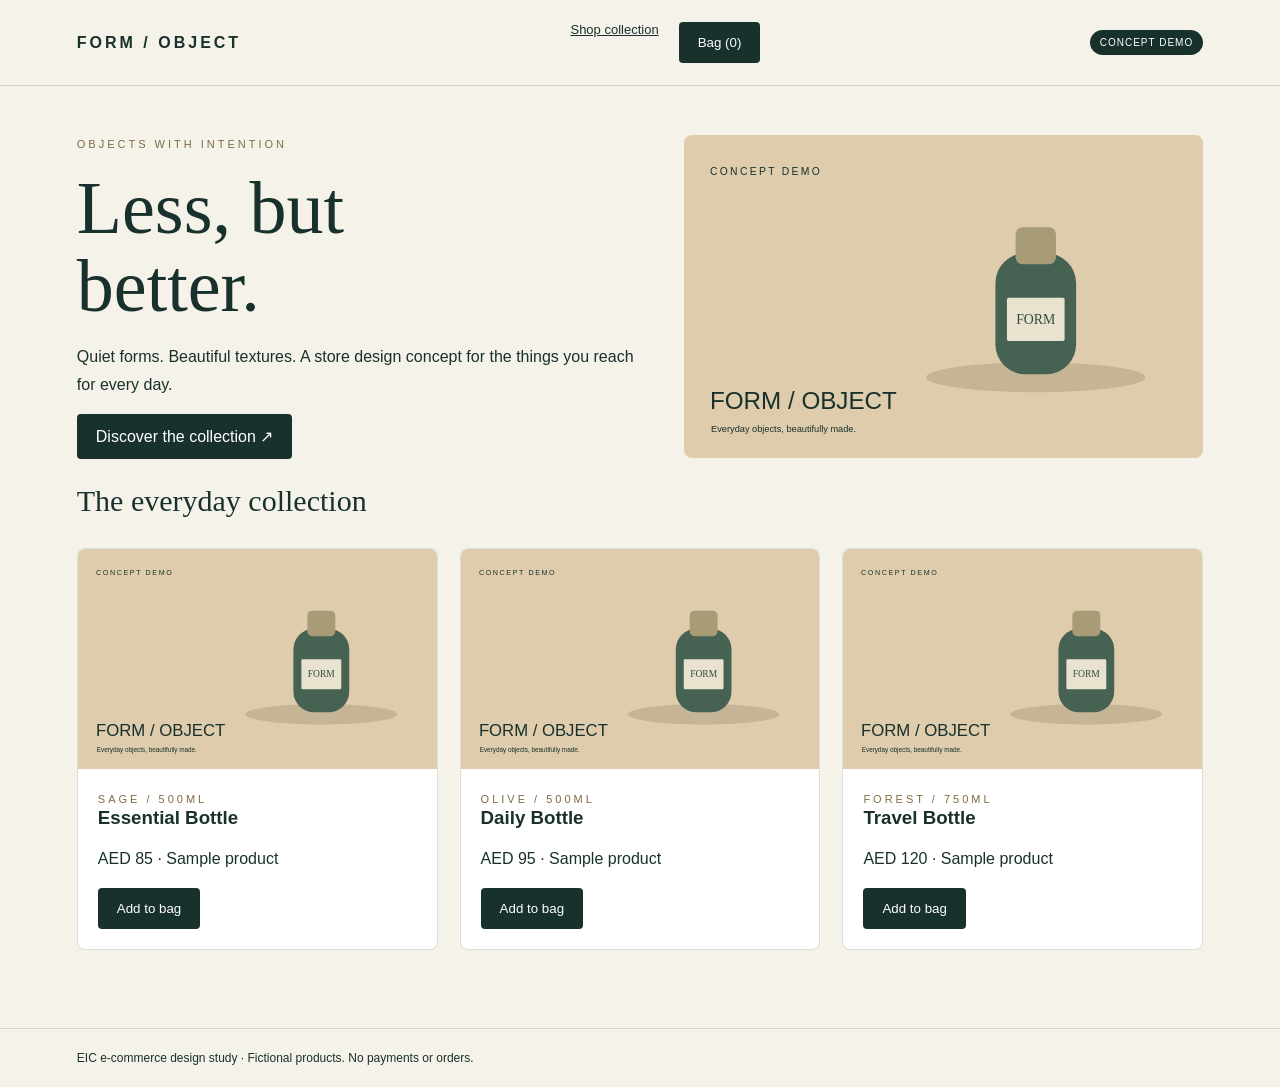
<file: demos/store.html>
<!doctype html><html lang="en"><head><meta charset="utf-8"><meta name="viewport" content="width=device-width,initial-scale=1"><title>Form Object · Concept demo</title><link rel="stylesheet" href="demo.css"></head><body><header><b>FORM / OBJECT</b><nav><a href="#shop">Shop collection</a><button id="bag">Bag (<span id="count">0</span>)</button></nav><span class="badge">CONCEPT DEMO</span></header><main><section class="hero"><div><span class="eyebrow">Objects with intention</span><h1>Less, but<br>better.</h1><p>Quiet forms. Beautiful textures. A store design concept for the things you reach for every day.</p><a class="cta" href="#shop">Discover the collection ↗</a></div><img src="../assets/work/store.svg" alt="Illustrated green bottle"></section><section id="shop"><h2>The everyday collection</h2><div class="grid"><article class="card"><img src="../assets/work/store.svg" alt="Essential Bottle illustrative product"><div><span class="eyebrow">Sage / 500ml</span><h3>Essential Bottle</h3><p>AED 85 · Sample product</p><button class="add" data-name="Essential Bottle" data-price="85">Add to bag</button></div></article><article class="card"><img src="../assets/work/store.svg" alt="Daily Bottle illustrative product"><div><span class="eyebrow">Olive / 500ml</span><h3>Daily Bottle</h3><p>AED 95 · Sample product</p><button class="add" data-name="Daily Bottle" data-price="95">Add to bag</button></div></article><article class="card"><img src="../assets/work/store.svg" alt="Travel Bottle illustrative product"><div><span class="eyebrow">Forest / 750ml</span><h3>Travel Bottle</h3><p>AED 120 · Sample product</p><button class="add" data-name="Travel Bottle" data-price="120">Add to bag</button></div></article></div><p id="added" role="status"></p></section></main><footer>EIC e-commerce design study · Fictional products. No payments or orders.</footer><dialog id="cart"><h2>Your bag</h2><div id="items"></div><p id="total"></p><button id="checkout">Preview checkout</button><button onclick="this.closest('dialog').close()">Continue browsing</button><p id="checkoutNote" role="status"></p></dialog><script>const cart=[];function render(){document.getElementById('count').textContent=cart.length;const items=document.getElementById('items');items.replaceChildren();cart.forEach((x,i)=>{const p=document.createElement('p');p.textContent=x.name+' — AED '+x.price+' ';const b=document.createElement('button');b.textContent='Remove';b.onclick=()=>{cart.splice(i,1);render()};p.append(b);items.append(p)});if(!cart.length)items.textContent='Your bag is empty.';document.getElementById('total').textContent='Total: AED '+cart.reduce((s,x)=>s+x.price,0)}document.querySelectorAll('.add').forEach(b=>b.onclick=()=>{cart.push({name:b.dataset.name,price:Number(b.dataset.price)});render();document.getElementById('added').textContent=b.dataset.name+' added to your bag.';document.getElementById('checkoutNote').textContent=''});document.getElementById('bag').onclick=()=>{render();document.getElementById('cart').showModal()};document.getElementById('checkout').onclick=()=>document.getElementById('checkoutNote').textContent=cart.length?'Demo checkout only. No order was placed or payment taken.':'Add an item to explore checkout.';</script></body></html>
</file>
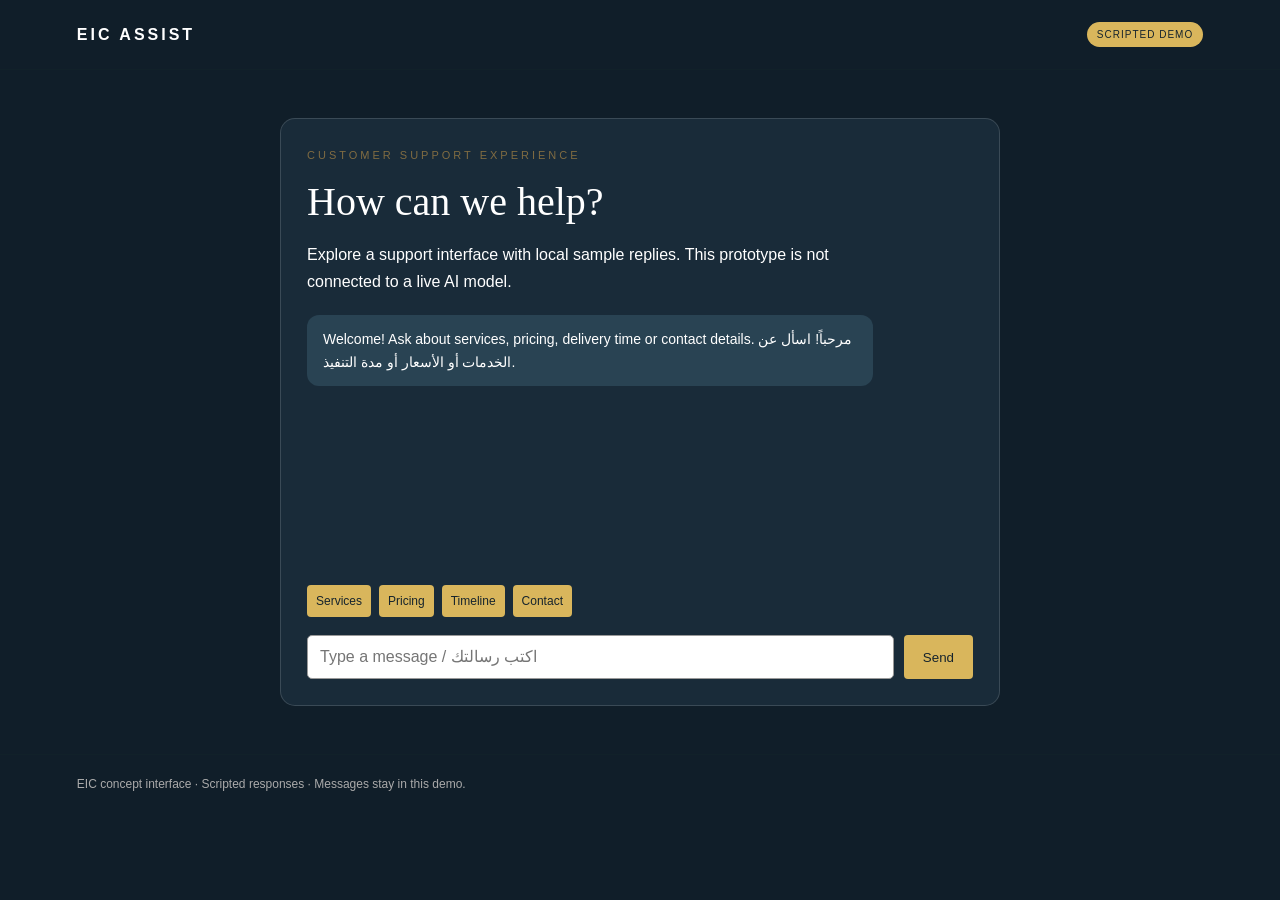
<file: demos/support.html>
<!doctype html><html lang="en"><head><meta charset="utf-8"><meta name="viewport" content="width=device-width,initial-scale=1"><title>EIC Assist · Concept demo</title><link rel="stylesheet" href="demo.css"></head><body><style>body{background:#101e29;color:#fff}.badge,button{background:#d9b65c;color:#16242d}.chat{max-width:720px;margin:auto;background:#192b39;border:1px solid #ffffff25;border-radius:15px;padding:26px}.chat h1{font-size:40px}.messages{height:250px;overflow:auto;margin:20px 0;display:flex;flex-direction:column;gap:12px}.bubble{background:#294353;padding:13px 16px;border-radius:12px;max-width:85%;font-size:14px;line-height:1.6}.bubble.user{background:#d9b65c;color:#182932;align-self:flex-end}.quick{display:flex;flex-wrap:wrap;gap:8px}.quick button{font-size:12px;padding:9px}form{display:flex;gap:10px;margin-top:18px}form input{margin:0;flex:1;min-width:0}footer{color:#aaa}</style><header><b>EIC ASSIST</b><span class="badge">SCRIPTED DEMO</span></header><main><section class="chat"><span class="eyebrow">Customer support experience</span><h1>How can we help?</h1><p>Explore a support interface with local sample replies. This prototype is not connected to a live AI model.</p><div class="messages" id="messages" role="log" aria-live="polite"><div class="bubble">Welcome! Ask about services, pricing, delivery time or contact details. مرحباً! اسأل عن الخدمات أو الأسعار أو مدة التنفيذ.</div></div><div class="quick"><button data-question="What services do you offer?">Services</button><button data-question="How does pricing work?">Pricing</button><button data-question="How long does a project take?">Timeline</button><button data-question="How can I contact you?">Contact</button></div><form id="chatForm"><input id="question" aria-label="Your message" placeholder="Type a message / اكتب رسالتك" maxlength="500" required><button>Send</button></form></section></main><footer>EIC concept interface · Scripted responses · Messages stay in this demo.</footer><script>const messages=document.getElementById('messages');function append(text,user){const el=document.createElement('div');el.className='bubble'+(user?' user':'');el.textContent=text;messages.append(el);messages.scrollTop=messages.scrollHeight}function reply(q){const ar=/[؀-ۿ]/.test(q);if(/price|pricing|cost|سعر|اسعار|أسعار|تكلف/i.test(q))return ar?'السعر يعتمد على نطاق المشروع. اطلع على صفحة الأسعار أو اطلب عرض سعر مخصص.':'Pricing depends on scope. Visit the main site pricing page or request a tailored quote.';if(/time|long|delivery|مدة|وقت|تسليم/i.test(q))return ar?'تحدد مدة التنفيذ بعد معرفة المتطلبات وحجم العمل. تواصل مع الفريق لمناقشة الجدول المناسب.':'A delivery timeline is agreed after reviewing requirements and scope. Contact the team to discuss your project.';if(/contact|human|email|whatsapp|تواصل|اتصال|بريد/i.test(q))return ar?'يمكنك التواصل عبر نموذج Contact في الموقع أو واتساب +971 55 193 4540.':'Use the Contact form on the main site or WhatsApp +971 55 193 4540.';if(/service|website|video|خدم|موقع|فيديو/i.test(q))return ar?'يعرض الموقع خدمات الويب والتصميم ومونتاج الفيديو وحلول الذكاء الاصطناعي. ما نوع المشروع الذي تفكر فيه؟':'The site offers web, design, video editing and AI services. What kind of project do you have in mind?';return ar?'هذا نموذج بردود جاهزة. جرب السؤال عن الخدمات أو الأسعار أو مدة التنفيذ أو التواصل.':'This is a scripted prototype. Try services, pricing, timeline or contact to explore the sample responses.'}function send(q){q=q.trim();if(!q)return;append(q,true);append(reply(q),false)}document.getElementById('chatForm').onsubmit=e=>{e.preventDefault();send(document.getElementById('question').value);document.getElementById('question').value=''};document.querySelectorAll('[data-question]').forEach(b=>b.onclick=()=>send(b.dataset.question));</script></body></html>
</file>
<file: style.css>
/* =========================================================
   EIC — design system
   Pure black, Inter + Instrument Serif italic, liquid-metal
   pills, frosted-glass buttons, grain overlay, appear-in motion.
   ========================================================= */



@import url('https://fonts.googleapis.com/css2?family=Inter:ital,opsz,wght@0,14..32,100..900&family=Instrument+Serif:ital@1&display=swap');

html, body { background:#000000; color:#ffffff; }

:root{
  --bg:#000000; --text:#ffffff; --muted:#9a9a9a; --stat:#d8d8d8;
  --border:rgba(255,255,255,.16); --border-soft:rgba(255,255,255,.12);
  --font:"Inter", system-ui, -apple-system, BlinkMacSystemFont, "Segoe UI", sans-serif;
  --font-serif:"Instrument Serif","Times New Roman",Times,serif;
  --ease:cubic-bezier(.16,1,.3,1);
  --nav-h:44px; --btn-h:42px; --header-x:40px; --header-y:20px;
  --h1:44px; --lede:16px;
}

*{box-sizing:border-box;margin:0;padding:0}
html{scroll-behavior:smooth;scroll-padding-top:96px}
body{
  font-family:var(--font);-webkit-font-smoothing:antialiased;-moz-osx-font-smoothing:grayscale;
  text-rendering:optimizeLegibility;overflow-x:hidden;position:relative;line-height:1.6;
}
a{color:inherit;text-decoration:none}
button{font-family:inherit;color:inherit}
ul{list-style:none}
img{max-width:100%;display:block}
:focus-visible{outline:2px solid #fff;outline-offset:3px}

/* ===== Grain overlay ===== */
.grain{
  position:fixed;inset:0;z-index:100;pointer-events:none;opacity:.05;mix-blend-mode:overlay;
  background-image:url("data:image/svg+xml,%3Csvg xmlns='http://www.w3.org/2000/svg' width='120' height='120'%3E%3Cfilter id='n'%3E%3CfeTurbulence type='fractalNoise' baseFrequency='0.9' numOctaves='2' stitchTiles='stitch'/%3E%3C/filter%3E%3Crect width='100%25' height='100%25' filter='url(%23n)'/%3E%3C/svg%3E");
  background-size:120px 120px;
}

/* ===== Custom scrollbar ===== */
::-webkit-scrollbar{width:10px}
::-webkit-scrollbar-track{background:#000}
::-webkit-scrollbar-thumb{background:linear-gradient(#4a4a4a,#1a1a1a);border-radius:8px;border:2px solid #000}
html{scrollbar-color:#3a3a3a #000}

/* ===== Page wrapper ===== */
.page{position:relative;z-index:1}

/* ===== Header ===== */
.header{
  position:sticky;top:0;z-index:50;display:grid;grid-template-columns:1fr auto 1fr;align-items:center;
  padding:var(--header-y) var(--header-x);background:rgba(0,0,0,.5);backdrop-filter:blur(14px);-webkit-backdrop-filter:blur(14px);
  border-bottom:1px solid var(--border-soft);
}
.logo{display:inline-flex;align-items:center;gap:9px;justify-self:start;transition:transform .3s var(--ease),filter .3s}
.logo img{height:40px;width:auto}
.logo:hover{transform:scale(1.05);filter:drop-shadow(0 0 10px rgba(255,255,255,.3))}

#site-nav{display:flex;align-items:center;gap:8px;justify-self:center}
.pill{
  height:var(--nav-h);padding:0 18px;border-radius:7px;overflow:hidden;position:relative;display:inline-flex;align-items:center;
  border:1px solid rgba(198,198,198,.4);background:linear-gradient(105deg,#050505 0%,#242424 48%,#3f3f3f 100%);
  color:#f3f3f3;font-size:14px;font-weight:400;letter-spacing:-.01em;white-space:nowrap;
  transition:background .35s ease,border-color .35s ease,box-shadow .35s ease,color .35s ease;
}
.pill::before{
  content:"";position:absolute;inset:0;background:linear-gradient(115deg,transparent 30%,rgba(255,255,255,.16) 50%,transparent 70%);
  transform:translateX(-120%);transition:transform .6s ease;
}
.pill:hover::before{transform:translateX(120%)}
.pill:hover,.pill.current{
  border-color:rgba(235,235,235,.85);background:linear-gradient(105deg,#101010 0%,#333 45%,#5a5a5a 100%);
  box-shadow:0 0 18px rgba(255,255,255,.14);color:#fff;
}

.header-cta{justify-self:end;display:flex;align-items:center;gap:10px}
.lang{background:none;border:1px solid rgba(255,255,255,.4);color:#fff;padding:.4rem .8rem;border-radius:7px;cursor:pointer;font-weight:600;font-size:13px;transition:.3s}
.lang:hover{background:#fff;color:#000}

.burger{display:none;width:42px;height:42px;border-radius:6px;border:1px solid var(--border);background:rgba(8,8,8,.55);position:relative;cursor:pointer;z-index:60}
.burger i{position:absolute;left:50%;top:50%;width:16px;height:1.5px;background:#fff;border-radius:1px;transform:translate(-50%,-50%);transition:.25s}
.burger i:nth-child(1){margin-top:-6.5px}.burger i:nth-child(3){margin-top:6.5px}
.burger:hover{border-color:rgba(255,255,255,.32);background:rgba(255,255,255,.05)}
.burger.open i:nth-child(1){margin-top:0;transform:translate(-50%,-50%) rotate(45deg)}
.burger.open i:nth-child(2){opacity:0}
.burger.open i:nth-child(3){margin-top:0;transform:translate(-50%,-50%) rotate(-45deg)}

/* ===== Buttons ===== */
.btn{
  position:relative;isolation:isolate;overflow:hidden;display:inline-flex;align-items:center;justify-content:center;
  height:var(--btn-h);padding:0 18px;border-radius:6px;font-size:14px;font-weight:500;letter-spacing:-.02em;
  line-height:1;white-space:nowrap;cursor:pointer;border:0;
  transition:background .35s,border-color .35s,box-shadow .35s,color .35s,filter .35s;
}
.btn::after{
  content:"";position:absolute;inset:0;background:linear-gradient(115deg,transparent 20%,rgba(255,255,255,.45) 48%,transparent 76%);
  transform:translateX(-130%);transition:transform .65s ease;
}
.btn:hover::after{transform:translateX(130%)}
.btn-solid{
  background:linear-gradient(180deg,#fff 0%,#e7e7e7 48%,#cfcfcf 100%);color:#111;border:1px solid #fff;
  box-shadow:inset 0 1px 0 rgba(255,255,255,.95);
}
.btn-solid:hover{
  background:linear-gradient(180deg,#fff 0%,#f3f6ff 42%,#d5def2 100%);border-color:#f2f6ff;
  box-shadow:inset 0 1px 0 #fff,0 0 22px rgba(186,208,255,.35),0 8px 18px rgba(255,255,255,.12);transform:translateY(-2px);
}
.btn-ghost{
  background:linear-gradient(135deg,rgba(255,255,255,.1),rgba(0,0,0,.45) 50%,rgba(160,175,200,.08));
  color:#fff;border:1px solid rgba(198,198,198,.45);box-shadow:inset 0 1px 0 rgba(255,255,255,.12);
  backdrop-filter:blur(16px);-webkit-backdrop-filter:blur(16px);
}
.btn-ghost:hover{
  background:linear-gradient(135deg,rgba(210,225,255,.18),rgba(0,0,0,.35) 48%,rgba(180,195,220,.16));
  border-color:rgba(220,230,255,.75);box-shadow:inset 0 1px 0 rgba(255,255,255,.22),0 0 20px rgba(170,200,255,.22);transform:translateY(-2px);
}
.btn-lg{height:46px;padding:0 22px;font-size:15px}

/* ===== Hero ===== */
.hero{min-height:calc(100vh - 82px);display:flex;align-items:center;justify-content:center;padding:60px 24px;text-align:center}
.hero-copy{max-width:860px;width:100%;display:flex;flex-direction:column;align-items:center}
.badge{
  display:inline-flex;align-items:center;gap:8px;margin-bottom:22px;padding:9px 16px;border-radius:5px;
  background:linear-gradient(90deg,#7d7d7d 0%,#2a2a2a 52%,#0a0a0a 100%);color:#f2f2f2;font-size:12.5px;letter-spacing:-.01em;
}
h1{font-size:var(--h1);font-weight:500;letter-spacing:-.045em;line-height:1.14;color:#fff}
h1 em{font-style:italic;font-family:var(--font-serif);font-size:1.06em;letter-spacing:-.03em;color:var(--muted)}
.lede{max-width:520px;margin:18px auto 0;color:var(--muted);font-size:var(--lede);letter-spacing:-.01em}
.hero-actions{display:flex;flex-wrap:wrap;justify-content:center;gap:10px;margin-top:28px}

/* ===== Sections ===== */
.section{padding:6rem 6%}
.section.alt{background:#060606}
.section.page-top{padding-top:9rem;min-height:100vh}
.title{text-align:center;font-size:clamp(1.8rem,4vw,2.6rem);font-weight:500;letter-spacing:-.03em;margin-bottom:3rem}
.title em{font-style:italic;font-family:var(--font-serif);color:var(--muted)}
.grid{display:grid;gap:1.4rem;max-width:1200px;margin:auto}
.services{grid-template-columns:repeat(auto-fit,minmax(260px,1fr))}

/* ===== Cards (glass) ===== */
.card{
  display:block;background:linear-gradient(160deg,#111,#080808);border:1px solid var(--border-soft);border-radius:16px;padding:2rem;
  transition:transform .4s var(--ease),box-shadow .4s,border-color .4s;
}
.card:hover{transform:translateY(-8px);border-color:rgba(255,255,255,.4);box-shadow:0 16px 40px rgba(255,255,255,.08)}
.ico{width:52px;height:52px;display:grid;place-items:center;font-size:1.5rem;border-radius:12px;margin-bottom:1rem;
  background:rgba(255,255,255,.06);border:1px solid var(--border-soft);transition:.4s}
.card:hover .ico{background:linear-gradient(135deg,#fff,#aaa)}
.card h3{margin-bottom:.4rem;font-weight:500;letter-spacing:-.01em}
.card p{color:var(--muted);font-size:.95rem}

/* ===== Pricing ===== */
.pricing{grid-template-columns:repeat(auto-fit,minmax(290px,1fr));align-items:stretch}
.plan{
  position:relative;display:flex;flex-direction:column;background:#0a0a0a;border:1px solid var(--border-soft);border-radius:18px;
  padding:2.2rem 1.8rem;transition:transform .4s var(--ease),box-shadow .4s,border-color .4s;
}
.plan:hover{transform:translateY(-8px);border-color:rgba(255,255,255,.4);box-shadow:0 16px 44px rgba(255,255,255,.08)}
.plan.featured{border:1px solid rgba(255,255,255,.6);background:linear-gradient(170deg,#141414,#0a0a0a 55%);box-shadow:0 0 40px rgba(255,255,255,.08)}
@media(min-width:900px){.plan.featured{transform:scale(1.05)}.plan.featured:hover{transform:scale(1.05) translateY(-8px)}}
.popular{position:absolute;top:-14px;left:50%;transform:translateX(-50%);background:linear-gradient(180deg,#fff,#cfcfcf);color:#111;font-weight:700;font-size:.78rem;padding:.3rem 1.1rem;border-radius:999px;white-space:nowrap}
.plan h3{font-size:1.7rem;font-weight:600;letter-spacing:-.02em}
.tag{color:var(--muted);margin-bottom:1rem}
.badges{display:flex;flex-wrap:wrap;gap:.4rem;margin-bottom:1.2rem}
.badge.small{font-size:.7rem;font-weight:700;padding:.25rem .65rem;border-radius:6px;background:#333;color:#fff;margin-bottom:0}
.badge.small.hot{background:linear-gradient(90deg,#8a8a8a,#4a4a4a)}
.badge.small.rec{background:linear-gradient(180deg,#fff,#cfcfcf);color:#111}
.price{margin-bottom:1.4rem}
.price s{display:block;color:#666;font-size:1rem}
.price b{font-size:2.4rem;font-weight:600}
.price small{color:var(--muted);font-size:.85rem}
.plan ul{flex:1;margin-bottom:1.8rem}
.plan li{padding:.5rem 0;border-bottom:1px dashed rgba(255,255,255,.08);font-size:.95rem}
.plan li::before{content:"✓";color:#fff;font-weight:800;margin-inline-end:.6rem}
.plan .btn{width:100%}

/* ===== Works gallery ===== */
.filters{display:flex;justify-content:center;flex-wrap:wrap;gap:.7rem;margin-bottom:2.2rem}
.chip{background:none;border:1px solid var(--border-soft);padding:.5rem 1.4rem;border-radius:999px;cursor:pointer;transition:.3s;color:#fff}
.chip:hover,.chip.active{background:linear-gradient(180deg,#fff,#cfcfcf);color:#111;border-color:transparent}
.gallery{display:grid;grid-template-columns:repeat(auto-fill,minmax(250px,1fr));grid-auto-rows:190px;grid-auto-flow:dense;gap:1.2rem;max-width:1200px;margin:auto}
.work{position:relative;border-radius:14px;overflow:hidden;border:1px solid var(--border-soft);
  background:linear-gradient(145deg,#2a2a2a,#0a0a0a 60%,#000);transition:transform .4s var(--ease),box-shadow .4s,opacity .4s}
.work:nth-child(3n){background:linear-gradient(145deg,#3a3a3a,#0a0a0a 60%,#111)}
.work:nth-child(4n){background:linear-gradient(145deg,#4a4a4a,#141414 50%,#000)}
.work.tall{grid-row:span 2}.work.wide{grid-column:span 2}
.work img{width:100%;height:100%;object-fit:cover}
.work:hover{transform:scale(1.03);box-shadow:0 12px 34px rgba(255,255,255,.15);z-index:2}
.work figcaption{position:absolute;inset:auto 0 0 0;padding:1rem;background:linear-gradient(transparent,rgba(0,0,0,.9));display:flex;justify-content:space-between;align-items:end;gap:.5rem}
.work figcaption span{font-size:.75rem;color:#fff;border:1px solid rgba(255,255,255,.5);padding:.1rem .6rem;border-radius:999px}
.work.hide{display:none}
.work.pop{animation:pop .5s var(--ease)}
@keyframes pop{from{opacity:0;transform:scale(.9)}}

/* ===== Forms ===== */
.contact{display:grid;grid-template-columns:1.4fr 1fr;gap:2.4rem;max-width:1100px;margin:auto}
.form,.info{background:#0a0a0a;border:1px solid var(--border-soft);border-radius:18px;padding:2.2rem}
.field{position:relative;margin-bottom:1.4rem}
.field input,.field select,.field textarea{width:100%;background:#141414;border:1px solid rgba(255,255,255,.14);border-radius:10px;padding:1.3rem 1rem .5rem;outline:0;transition:.3s;resize:vertical;font-family:inherit}
.field select option{background:#141414}
.field label{position:absolute;top:1rem;inset-inline-start:1rem;color:var(--muted);pointer-events:none;transition:.25s}
.field input:focus,.field select:focus,.field textarea:focus{border-color:#fff;box-shadow:0 0 0 3px rgba(255,255,255,.1)}
.field input:focus+label,.field input:not(:placeholder-shown)+label,
.field textarea:focus+label,.field textarea:not(:placeholder-shown)+label,
.field select:focus+label,.field select:valid+label{top:.3rem;font-size:.72rem;color:#fff}
.field.err input,.field.err select,.field.err textarea{border-color:#ff5252}
.note{margin-top:1rem;color:#fff;min-height:1.4em}
.info h3{margin-bottom:1.2rem;font-size:1.4rem;font-weight:500}
.info p{margin-bottom:.9rem;color:var(--muted)}
.social{display:flex;gap:.8rem;margin-top:1.6rem}
.social a{width:42px;height:42px;display:grid;place-items:center;border:1px solid rgba(255,255,255,.4);border-radius:50%;font-weight:700;transition:.3s}
.social a:hover{background:linear-gradient(180deg,#fff,#cfcfcf);color:#111;transform:translateY(-4px)}

/* ===== Footer ===== */
.footer{text-align:center;padding:2rem;color:var(--muted);border-top:1px solid var(--border-soft);font-size:.9rem}

/* ===== Floating WhatsApp ===== */
.wa{position:fixed;bottom:22px;inset-inline-end:22px;z-index:60;width:56px;height:56px;display:grid;place-items:center;border-radius:50%;
  background:linear-gradient(180deg,#fff,#cfcfcf);color:#111;font-size:1.6rem;box-shadow:0 6px 24px rgba(255,255,255,.35);animation:pulse 2.4s infinite;transition:transform .3s}
.wa:hover{transform:scale(1.1)}
@keyframes pulse{0%{box-shadow:0 0 0 0 rgba(255,255,255,.4)}70%{box-shadow:0 0 0 18px rgba(255,255,255,0)}100%{box-shadow:0 0 0 0 rgba(255,255,255,0)}}

/* ===== Quote modal ===== */
.modal{position:fixed;inset:0;z-index:100;display:grid;place-items:center;padding:1rem;background:rgba(0,0,0,.75);backdrop-filter:blur(24px);
  opacity:0;visibility:hidden;transition:.35s}
.modal.open{opacity:1;visibility:visible}
.modal-box{position:relative;width:min(460px,100%);background:#0a0a0a;border:1px solid rgba(255,255,255,.4);border-radius:18px;padding:2.2rem;
  box-shadow:0 0 60px rgba(255,255,255,.12);transform:translateY(40px) scale(.94);transition:transform .45s var(--ease)}
.modal.open .modal-box{transform:none}
.modal-box h3{font-size:1.5rem;font-weight:500}
.modal-box>p{color:var(--muted);margin:.3rem 0 1.4rem}
.close{position:absolute;top:.6rem;inset-inline-end:1rem;background:none;border:0;font-size:2rem;color:#fff;cursor:pointer;transition:transform .3s}
.close:hover{transform:rotate(90deg)}

/* ===== Entrance motion ===== */
.appear{animation-duration:1.05s;animation-fill-mode:both;animation-timing-function:var(--ease);opacity:1}
.appear.is-in{animation:none!important;opacity:1;transform:none;filter:none}
.appear--scale{animation-name:in-scale}
.appear--soft{animation-name:in-soft}
.appear--pop{animation-name:in-pop}
.appear--btn{animation-name:in-btn}
.appear--side{animation-name:in-side}
@keyframes in-scale{from{opacity:0;transform:scale(.9)}to{opacity:1;transform:scale(1)}}
@keyframes in-soft{from{opacity:0;transform:translateY(14px)}to{opacity:1;transform:none}}
@keyframes in-pop{0%{opacity:0;transform:scale(.9)}70%{opacity:1;transform:scale(1.02)}100%{transform:scale(1)}}
@keyframes in-btn{from{opacity:0;transform:translateY(18px) scale(.94)}to{opacity:1;transform:none}}
@keyframes in-side{from{opacity:0;transform:translateX(18px)}to{opacity:1;transform:none}}
/* below-the-fold reveal, triggered by IO */
.reveal{opacity:0;transform:translateY(30px);transition:opacity .8s var(--ease),transform .8s var(--ease)}
.reveal.in{opacity:1;transform:none}
.card.reveal.in,.plan.reveal.in{transition:opacity .8s var(--ease),transform .4s var(--ease),box-shadow .4s,border-color .4s}

@media(prefers-reduced-motion:reduce){
  *{animation:none!important;transition:none!important}
  html{scroll-behavior:auto}
  .appear,.reveal{opacity:1!important;transform:none!important}
}

/* ===== RTL ===== */
[dir="rtl"] .popular{left:auto;right:50%;transform:translateX(50%)}

/* ===== Responsive ===== */
@media(max-width:900px){
  :root{--h1:34px;--lede:15px;--header-x:18px}
  .burger{display:block}
  #site-nav{position:fixed;inset:0;z-index:45;flex-direction:column;justify-content:center;gap:12px;
    background:rgba(8,8,8,.6);backdrop-filter:blur(24px);-webkit-backdrop-filter:blur(24px);
    opacity:0;visibility:hidden;transition:.3s}
  body.menu-open #site-nav{opacity:1;visibility:visible}
  #site-nav .pill{width:min(320px,86vw);justify-content:center;height:52px;font-size:17px}
  .header-cta{gap:8px}
  .contact{grid-template-columns:1fr}
  .section{padding:4.5rem 5%}
  .hero{min-height:auto;padding:70px 20px 50px}
}
@media(max-width:560px){
  .work.wide{grid-column:span 1}
  .gallery{grid-auto-rows:170px}
  .hero-actions{flex-direction:column;width:100%}
  .hero-actions .btn{width:100%}
}
/* EIC signature: logo gold and black */
:root{--gold:#d9b65c;--gold-light:#f2d78f;--muted:#b3aea2;--border:rgba(217,182,92,.3);--border-soft:rgba(217,182,92,.18)}
::selection{background:var(--gold);color:#070707}
:focus-visible{outline-color:var(--gold)}
.logo img{height:56px}.header{background:rgba(0,0,0,.78)}
.logo:hover{filter:drop-shadow(0 0 12px rgba(217,182,92,.3))}
.pill{background:#0c0b08;border-color:var(--border-soft);color:#e7dfce}
.pill:hover,.pill.current{background:linear-gradient(120deg,#292211,#100e09);border-color:var(--gold);color:var(--gold-light);box-shadow:0 0 20px rgba(217,182,92,.08)}
.btn-solid,.popular,.badge.small.rec,.chip.active{background:linear-gradient(130deg,var(--gold-light),var(--gold) 65%,#bd923d);color:#0b0904;border-color:var(--gold);box-shadow:inset 0 1px 0 rgba(255,255,255,.35)}
.btn-solid:hover{background:linear-gradient(130deg,#ffe9ab,#ddb858);border-color:var(--gold-light);box-shadow:0 8px 30px rgba(217,182,92,.2)}
.btn-ghost{background:rgba(0,0,0,.48);border-color:var(--border);color:#f8f4e9}
.btn-ghost:hover{background:rgba(217,182,92,.1);border-color:var(--gold);box-shadow:0 6px 24px rgba(217,182,92,.12)}
.lang{border-color:var(--border)}.lang:hover,.social a:hover,.chip:hover{background:var(--gold);color:#080705}
.hero{position:relative;isolation:isolate;overflow:hidden;min-height:calc(100svh - 97px);padding:100px 24px}
.hero-video{position:absolute;inset:0;width:100%;height:100%;object-fit:cover;z-index:-3;background:#060606}
.hero-shade{position:absolute;inset:0;z-index:-2;background:linear-gradient(180deg,rgba(0,0,0,.25),rgba(0,0,0,.55) 45%,#000 100%)}
.hero-copy{position:relative;max-width:960px;text-shadow:0 2px 25px rgba(0,0,0,.7)}
.hero h1{font-size:clamp(34px,4.6vw,66px);font-weight:500;line-height:1.12}h1 em{color:var(--gold-light)}
.hero .lede{color:#e1ded6;max-width:590px;line-height:1.8}
.badge{background:rgba(20,17,9,.75);border:1px solid var(--border);color:var(--gold-light);letter-spacing:.05em}
.section.page-top{padding-top:5rem}.ico{color:var(--gold-light);background:rgba(217,182,92,.06)}.ico svg{width:28px;height:28px}.card:hover .ico{background:rgba(217,182,92,.15)}
.card:hover,.plan:hover{border-color:var(--gold);box-shadow:0 16px 40px rgba(217,182,92,.07)}
.plan.featured{border-color:var(--gold);background:linear-gradient(170deg,#201a0d,#0a0a0a 60%);box-shadow:0 0 40px rgba(217,182,92,.09)}
.price b{color:var(--gold-light)}.plan li::before{color:var(--gold)}
.form,.info,.modal-box{background:linear-gradient(155deg,#11100c,#080808);border-color:var(--border)}
.field input,.field select,.field textarea{color:#fff}
.field input:focus,.field select:focus,.field textarea:focus{border-color:var(--gold);box-shadow:0 0 0 3px rgba(217,182,92,.1)}
.field input:focus+label,.field textarea:focus+label,.field select:focus+label{color:var(--gold-light)}
.form-hint{font-size:.8rem;color:var(--muted);line-height:1.6;margin-top:1rem}.info a:hover{color:var(--gold-light)}.social a{border-color:var(--border)}
.wa{background:linear-gradient(135deg,var(--gold-light),var(--gold));color:#0b0904;box-shadow:0 6px 24px rgba(217,182,92,.18);animation:none}
.wa:hover{box-shadow:0 6px 30px rgba(217,182,92,.35)}
.services-intro{max-width:740px;margin:0 auto 3.5rem;text-align:center}
.eyebrow{display:block;color:var(--gold);font-size:.72rem;font-weight:600;letter-spacing:.16em;margin-bottom:1rem}
.services-intro .title{font-size:clamp(2.5rem,6vw,4rem);margin-bottom:1rem;letter-spacing:-.045em}
.services-intro p{color:var(--muted);font-size:1.05rem;max-width:600px;margin:auto}
#services .services{grid-template-columns:repeat(3,minmax(0,1fr));gap:1.5rem}
.service-card{padding:0 0 1.8rem;overflow:hidden;border-radius:18px;background:linear-gradient(150deg,#15130e,#0a0a09)}
.service-card h3,.service-card p{margin-inline:1.8rem}.service-card h3{font-size:1.15rem;font-weight:600;margin-top:1.7rem}.service-card p{line-height:1.8;font-size:.9rem;min-height:3.3rem}
.service-art{height:190px;position:relative;isolation:isolate;display:grid;place-items:center;overflow:hidden;border-bottom:1px solid var(--border-soft);background:radial-gradient(ellipse at 50% 90%,rgba(217,182,92,.15),transparent 65%),linear-gradient(135deg,#19160e,#080807)}
.service-art::before{content:"";position:absolute;inset:0;background-image:linear-gradient(rgba(217,182,92,.035) 1px,transparent 1px),linear-gradient(90deg,rgba(217,182,92,.035) 1px,transparent 1px);background-size:26px 26px;mask-image:linear-gradient(transparent,#000)}
.service-number{position:absolute;top:18px;inset-inline-start:22px;font-size:.68rem;letter-spacing:.14em;color:#ac9866}
.service-symbol{width:94px;height:94px;padding:22px;border:1px solid rgba(217,182,92,.36);border-radius:24px;background:linear-gradient(135deg,rgba(235,197,112,.15),rgba(0,0,0,.6));color:var(--gold-light);box-shadow:inset 0 1px 0 rgba(242,215,143,.12),0 18px 50px #000;transform:rotate(-6deg);transition:transform .5s var(--ease);z-index:1}
.service-symbol svg{width:100%;height:100%;filter:drop-shadow(0 0 7px rgba(217,182,92,.2))}
.service-orbit{position:absolute;width:220px;height:220px;border:1px solid rgba(217,182,92,.07);border-radius:50%}.service-orbit::after{content:"";position:absolute;inset:23px;border:1px solid rgba(217,182,92,.08);border-radius:50%}
.service-card:hover .service-symbol{transform:rotate(0) translateY(-5px)}
.services-cta{max-width:1200px;margin:3rem auto 0;padding:2rem;border:1px solid var(--border);border-radius:16px;background:linear-gradient(120deg,#1b170c,#090909);display:flex;align-items:center;justify-content:space-between;gap:1.5rem}.services-cta p{font-size:1.2rem}
@media(max-width:900px){.header{grid-template-columns:auto 1fr;padding:14px 18px}.header-cta{justify-self:end}#site-nav{height:100dvh;width:100vw;justify-self:stretch;background:rgba(0,0,0,.95)}.hero{min-height:calc(100svh - 85px);padding:75px 24px 90px}#services .services{grid-template-columns:repeat(2,minmax(0,1fr))}}
@media(max-width:560px){.logo img{height:44px}.header-cta{gap:6px}.header-cta .btn{font-size:12px;padding:0 11px}.lang{padding:.4rem .55rem}.hero{min-height:calc(100svh - 73px)}.hero h1{font-size:36px}#services .services{grid-template-columns:1fr}.service-art{height:180px}.services-cta{flex-direction:column;align-items:flex-start}.form,.info,.modal-box{padding:1.5rem}.price b{font-size:2.15rem}.pricing,.services{grid-template-columns:minmax(0,1fr)}}

/* Requested updates: mobile header order, pricing groups, centered WhatsApp logo. */
.wa{display:flex;align-items:center;justify-content:center;padding:0;line-height:1}
.wa svg{display:block;flex:0 0 28px;width:28px;height:28px;margin:0}
.pricing-tabs{display:flex;justify-content:center;gap:8px;max-width:620px;margin:0 auto 3rem;padding:7px;background:#0c0b08;border:1px solid var(--border);border-radius:12px}
.pricing-tab{flex:1;border:1px solid transparent;border-radius:8px;padding:13px 18px;background:transparent;color:var(--muted);font:inherit;font-size:.9rem;font-weight:600;cursor:pointer;transition:background .25s,color .25s,border-color .25s}
.pricing-tab:hover{color:var(--gold-light);background:rgba(217,182,92,.07)}
.pricing-tab.active{background:linear-gradient(130deg,var(--gold-light),var(--gold));color:#0b0904;border-color:var(--gold);box-shadow:0 3px 14px rgba(217,182,92,.12)}
.pricing-panel[hidden]{display:none}
.separate-pricing .plan h3{font-size:1.5rem;min-height:3.8rem;line-height:1.3;margin-bottom:1.2rem}
.starting-from{display:block;color:var(--muted);font-size:.85rem;margin-bottom:.25rem}
.separate-pricing .price small{margin-inline-start:.3rem}
.separate-pricing .special-gift{color:var(--gold-light)}
@media(max-width:900px){
  .header{direction:ltr;grid-template-columns:1fr 1fr}
  .header .logo,.header .header-cta{grid-row:1}
  html[lang="ar"] .header .logo{grid-column:1;justify-self:start}
  html[lang="ar"] .header .header-cta{grid-column:2;justify-self:end;direction:rtl}
  html[lang="en"] .header .logo{grid-column:2;justify-self:end}
  html[lang="en"] .header .header-cta{grid-column:1;justify-self:start;direction:ltr}
  html[lang="ar"] #site-nav{direction:rtl}
}
@media(max-width:560px){
  .pricing-tabs{gap:5px;padding:5px;margin-bottom:2rem}
  .pricing-tab{padding:12px 8px;font-size:.78rem;line-height:1.5}
  .separate-pricing .plan h3{min-height:0}
}

/* Email form status only */
.note[data-status="success"]{color:var(--gold-light);font-weight:600}
.note[data-status="error"]{color:#ffb3a7}

/* Mobile controls: menu on the outside, language beside the logo. */
@media(max-width:900px){
  .header-cta .burger{order:0}
  .header-cta #quoteBtn{order:1}
  .header-cta .lang{order:2}
}
</file>
<file: extensions.css>
/* Only the requested pages, footer information and supplied brand assets. */
html[lang="en"] .lang-ar,html[lang="ar"] .lang-en{display:none}
.money{display:inline-flex;align-items:center;gap:.22em;white-space:nowrap;vertical-align:middle}
.dirham-symbol{position:relative;display:inline-block;width:1.1em;height:1em;overflow:hidden;flex:none}
.dirham-symbol img{position:absolute;width:1.5em;height:1.5em;max-width:none;object-fit:contain;top:50%;left:50%;transform:translate(-50%,-50%)}
.brand-social{flex-wrap:wrap}
.brand-social a{overflow:hidden;flex:none;background:#000;color:var(--gold);width:46px;height:46px}
.brand-social a:hover{background:#0e0c07;border-color:var(--gold-light)}
.brand-social img{width:68px;height:68px;max-width:none;object-fit:contain}
.brand-social svg{width:28px;height:28px}
.eic-intro{max-width:800px;margin:0 auto 3rem;text-align:center}
.eic-intro .title{margin-bottom:1.4rem}
.eic-intro h2{font-size:clamp(1.4rem,3vw,2.5rem);line-height:1.35;font-weight:500;margin-bottom:1rem}
.eic-intro p{color:var(--muted);line-height:1.9;margin:.8rem 0}
.eic-intro .eic-tagline{color:var(--gold-light)}
.eic-grid{display:grid;grid-template-columns:repeat(3,minmax(0,1fr));gap:1.2rem}
.eic-card{display:block;padding:1.7rem;border:1px solid var(--border-soft);border-radius:20px;background:linear-gradient(145deg,#15120b,#080808);min-width:0}
.eic-card h3{color:var(--gold-light);font-size:1.14rem;font-weight:500;margin-bottom:.7rem;line-height:1.5}
.eic-card p{color:var(--muted);font-size:.95rem;line-height:1.85}
.eic-quick-links{grid-template-columns:repeat(4,minmax(0,1fr))}
.eic-quick-links a{transition:transform .25s,border-color .25s}
.eic-quick-links a:hover{transform:translateY(-4px);border-color:var(--gold)}
.eic-quick-links a>span{display:block;color:var(--gold);margin-top:1rem}
.eic-stats{display:grid;grid-template-columns:repeat(4,minmax(0,1fr));gap:1rem;margin:3rem 0;padding:2rem 0;border-block:1px solid var(--border-soft);text-align:center}
.eic-stats strong{display:block;color:var(--gold-light);font-size:clamp(1.8rem,4vw,3rem);font-weight:500;margin-bottom:.5rem}
.eic-stats span{color:var(--muted);font-size:.9rem}
.eic-block{margin-top:4rem}
.eic-block>h2,.eic-callout h2{font-weight:500;font-size:1.8rem;margin-bottom:.8rem;color:var(--gold-light)}
.eic-block>p{color:var(--muted);line-height:1.8;margin:1rem 0}
.eic-actions{display:flex;gap:1rem;flex-wrap:wrap;justify-content:center;margin-top:3rem}
.eic-footer{padding:3rem 6% 1.5rem;text-align:start;background:linear-gradient(180deg,#080807,#000)}
.footer-heading,.footer-accordions,.footer-copyright{max-width:1200px;margin-inline:auto}
.footer-heading{display:flex;align-items:center;gap:1rem;margin-bottom:1.8rem}
.footer-heading img{object-fit:contain}
.footer-heading h2{font-size:1.1rem;font-weight:500;color:var(--gold-light)}
.footer-accordions{border-top:1px solid var(--border-soft)}
.footer-accordions>details{border-bottom:1px solid var(--border-soft);scroll-margin-top:100px}
.footer-accordions summary{cursor:pointer;padding:1.25rem .25rem;color:#eee;display:flex;align-items:center;justify-content:space-between;list-style:none;gap:1rem;font-size:.95rem}
.footer-accordions summary::-webkit-details-marker{display:none}
.footer-accordions summary:after{content:'+';color:var(--gold);font-size:1.5rem;font-weight:400;line-height:1}
.footer-accordions details[open] summary{color:var(--gold-light)}
.footer-accordions details[open] summary:after{content:'−'}
.footer-content{padding:0 .25rem 2rem;line-height:1.9;color:var(--muted);max-width:1050px}
.footer-content h3{color:var(--gold-light);font-size:1.05rem;font-weight:500;margin:1.5rem 0 .5rem}
.footer-content p{margin:.75rem 0}
.footer-content ul{padding-inline-start:1.3rem;margin:1rem 0}
.footer-content .eic-grid{margin:1.5rem 0;grid-template-columns:repeat(2,minmax(0,1fr))}
.footer-content .eic-card{padding:1.2rem}
.footer-content .eic-card h3{margin:0 0 .5rem}
.footer-content .policy-note{font-size:.8rem;border-inline-start:2px solid var(--gold);padding-inline-start:1rem;margin-top:1.5rem}
.footer-content .btn{margin-top:1rem}
.footer-copyright{text-align:center;margin-top:2rem;font-size:.8rem}
.hub-tools{display:grid;grid-template-columns:2fr 1fr;gap:1rem;max-width:900px;margin:0 auto 2rem}
.hub-tools label{display:grid;gap:.6rem;color:var(--gold-light);font-size:.9rem}
.hub-tools input,.hub-tools select{width:100%;background:#10100d;color:#fff;border:1px solid var(--border);border-radius:12px;padding:1rem;font:inherit;min-width:0}
#hub-count{color:var(--muted);margin-bottom:1rem}
.hub-empty{padding:3rem 1.5rem;text-align:center;border:1px dashed var(--border);border-radius:20px;background:#0b0a07}
.hub-empty h3{color:var(--gold-light);font-weight:500;margin-bottom:.8rem}
.hub-empty p{color:var(--muted);line-height:1.8}
.hub-empty[hidden]{display:none}
.eic-callout{margin-top:3rem;border:1px solid var(--border);padding:2rem;border-radius:20px;background:linear-gradient(140deg,#211a0c,#090909);text-align:center}
.eic-callout p{color:var(--muted);line-height:1.8;max-width:700px;margin:1rem auto 1.5rem}
.hub-company .company-meta{display:block;color:var(--gold);font-size:.8rem;margin-bottom:.75rem}
.hub-company img,.business-dialog img{width:64px;height:64px;object-fit:contain;background:#fff;border-radius:12px;margin-bottom:1rem}
.hub-company .btn{margin-top:1.4rem;font-size:.85rem}
.business-dialog{width:min(600px,calc(100% - 32px));max-height:85svh;overflow:auto;padding:2rem;border:1px solid var(--gold);border-radius:20px;background:#0c0b08;color:#fff;margin:auto}
.business-dialog::backdrop{background:rgba(0,0,0,.85);backdrop-filter:blur(5px)}
.business-dialog h2{color:var(--gold-light);font-weight:500;margin-bottom:1rem;padding-inline-end:2rem}
.business-dialog p{color:var(--muted);margin:1rem 0;line-height:1.8}
.business-dialog .eic-actions{justify-content:flex-start;margin-top:1.5rem}
.hub-close{position:absolute;inset-inline-end:1rem;top:.6rem;background:none;border:0;color:var(--gold-light);font-size:2rem;cursor:pointer}
@media(min-width:901px) and (max-width:1250px){.header{padding-inline:20px;grid-template-columns:auto 1fr auto;gap:12px}.header #site-nav{gap:4px}.header .pill{padding:.55rem .65rem;font-size:.78rem}.header-cta{gap:6px}.header-cta .btn{font-size:.78rem;padding-inline:12px}}
@media(max-width:900px){.eic-grid,.eic-quick-links{grid-template-columns:repeat(2,minmax(0,1fr))}}
@media(max-width:560px){.eic-grid,.eic-quick-links,.footer-content .eic-grid,.hub-tools{grid-template-columns:minmax(0,1fr)}.eic-intro{margin-bottom:2rem}.eic-stats{grid-template-columns:repeat(2,minmax(0,1fr));row-gap:2rem}.eic-card{padding:1.4rem}.eic-footer{padding:2.5rem 5% 1.5rem}.eic-callout{padding:1.5rem}.business-dialog{padding:1.5rem}}
</file>
<file: work.css>
.work-intro{text-align:center;color:#aaa;margin:-.8rem auto 2rem;max-width:650px}.work{margin:0}.project-open{display:block;width:100%;height:100%;border:0;background:#151515;padding:0;color:white;cursor:pointer;text-align:inherit}.project-open img,.project-open video{display:block;width:100%;height:100%;object-fit:cover;transition:transform .5s}.project-open:hover img{transform:scale(1.04)}.project-open:focus-visible{outline:3px solid #d9b65c;outline-offset:-4px}.work figcaption{pointer-events:none}.project-kind{position:absolute;top:12px;left:12px;font-size:10px;text-transform:uppercase;letter-spacing:1px;background:#080808d9;border:1px solid #d9b65c70;border-radius:20px;padding:6px 10px}.project-action{position:absolute;right:12px;top:12px;border-radius:50%;background:#000b;width:30px;height:30px;display:grid;place-items:center}.project-dialog{padding:0;width:min(1120px,94vw);max-height:92dvh;border:1px solid #746039;border-radius:16px;background:#101010;color:#fff;overflow:auto}.project-dialog::backdrop{background:#000d;backdrop-filter:blur(10px)}.project-toolbar{display:flex;align-items:center;justify-content:space-between;gap:16px;padding:20px;border-bottom:1px solid #333}.project-toolbar h3{font-size:21px;margin:0}.project-toolbar p{margin:5px 0 0;font-size:13px;color:#bcbcbc;max-width:780px}.project-toolbar button{background:#262626;color:white;border:1px solid #555;border-radius:50%;font-size:26px;min-width:40px;height:40px;cursor:pointer}#projectContent iframe{width:100%;height:70dvh;border:0;display:block;background:#f4f1e9}#projectContent video{display:block;width:100%;max-height:72dvh;background:#000}#projectContent .visual-gallery{display:grid;grid-template-columns:1fr 1fr;gap:16px;padding:20px}#projectContent .visual-gallery img{width:100%;height:auto;border-radius:8px}#projectContent .visual-gallery figure{margin:0}#projectContent .visual-gallery figcaption{padding:10px;color:#ccc;font-size:13px}@media(max-width:600px){#projectContent .visual-gallery{grid-template-columns:1fr}.project-toolbar{padding:14px}.project-toolbar h3{font-size:17px}.project-dialog{width:96vw}.gallery{grid-template-columns:repeat(2,minmax(0,1fr));grid-auto-rows:220px;gap:12px}.work.tall{grid-row:span 2}.work figcaption{padding:12px;font-size:13px;flex-wrap:wrap}.project-kind{font-size:8px;padding:5px;left:8px}.project-action{right:8px}}@media(max-width:380px){.gallery{grid-template-columns:1fr}}@media(prefers-reduced-motion:reduce){.project-open img{transition:none}}
</file>
<file: demos/demo.css>
*{box-sizing:border-box}body{margin:0;font-family:Arial,sans-serif;background:#f5f2ea;color:#19312d}header{display:flex;align-items:center;justify-content:space-between;padding:22px 6vw;border-bottom:1px solid #19312d26;gap:12px}header b{letter-spacing:3px}a{color:inherit}nav{display:flex;gap:20px;font-size:13px}main{padding:48px 6vw}h1{font-family:Georgia,serif;font-weight:400;font-size:clamp(38px,6vw,74px);line-height:1.05;max-width:720px;margin:18px 0}h2{font-family:Georgia,serif;font-size:30px;font-weight:400}p{line-height:1.7;max-width:600px}.eyebrow{text-transform:uppercase;font-size:11px;letter-spacing:3px;color:#806c42}.badge{font-size:10px;letter-spacing:1px;background:#19312d;color:#fff;padding:7px 10px;border-radius:20px}button,.cta{border:0;background:#19312d;color:white;padding:13px 19px;cursor:pointer;border-radius:4px;text-decoration:none;display:inline-block}button:focus-visible,a:focus-visible,input:focus-visible{outline:3px solid #c99740;outline-offset:3px}.grid{display:grid;grid-template-columns:repeat(3,1fr);gap:22px;margin:30px 0}.card{border:1px solid #19312d28;border-radius:8px;overflow:hidden;background:#fff}.card>div{padding:20px}.card img{width:100%;height:220px;object-fit:cover;display:block}.card h3{margin:0 0 8px}footer{padding:22px 6vw;font-size:12px;border-top:1px solid #19312d26}dialog{border:1px solid #b7a482;border-radius:12px;width:min(520px,92vw);padding:28px}dialog::backdrop{background:#0009}dialog button{margin-top:12px}input,select,textarea{font:inherit;padding:12px;border:1px solid #999;border-radius:5px;width:100%;margin:5px 0 16px}label{font-size:13px;display:block}.hero{display:grid;grid-template-columns:1.1fr 1fr;gap:36px;align-items:center}.hero img{width:100%;border-radius:8px;max-height:470px;object-fit:cover}.small{font-size:12px;color:#6b736a}@media(max-width:640px){nav{gap:10px;font-size:11px}.grid,.hero{grid-template-columns:1fr}main{padding-top:28px}header{flex-wrap:wrap}.card img{height:260px}}
</file>
